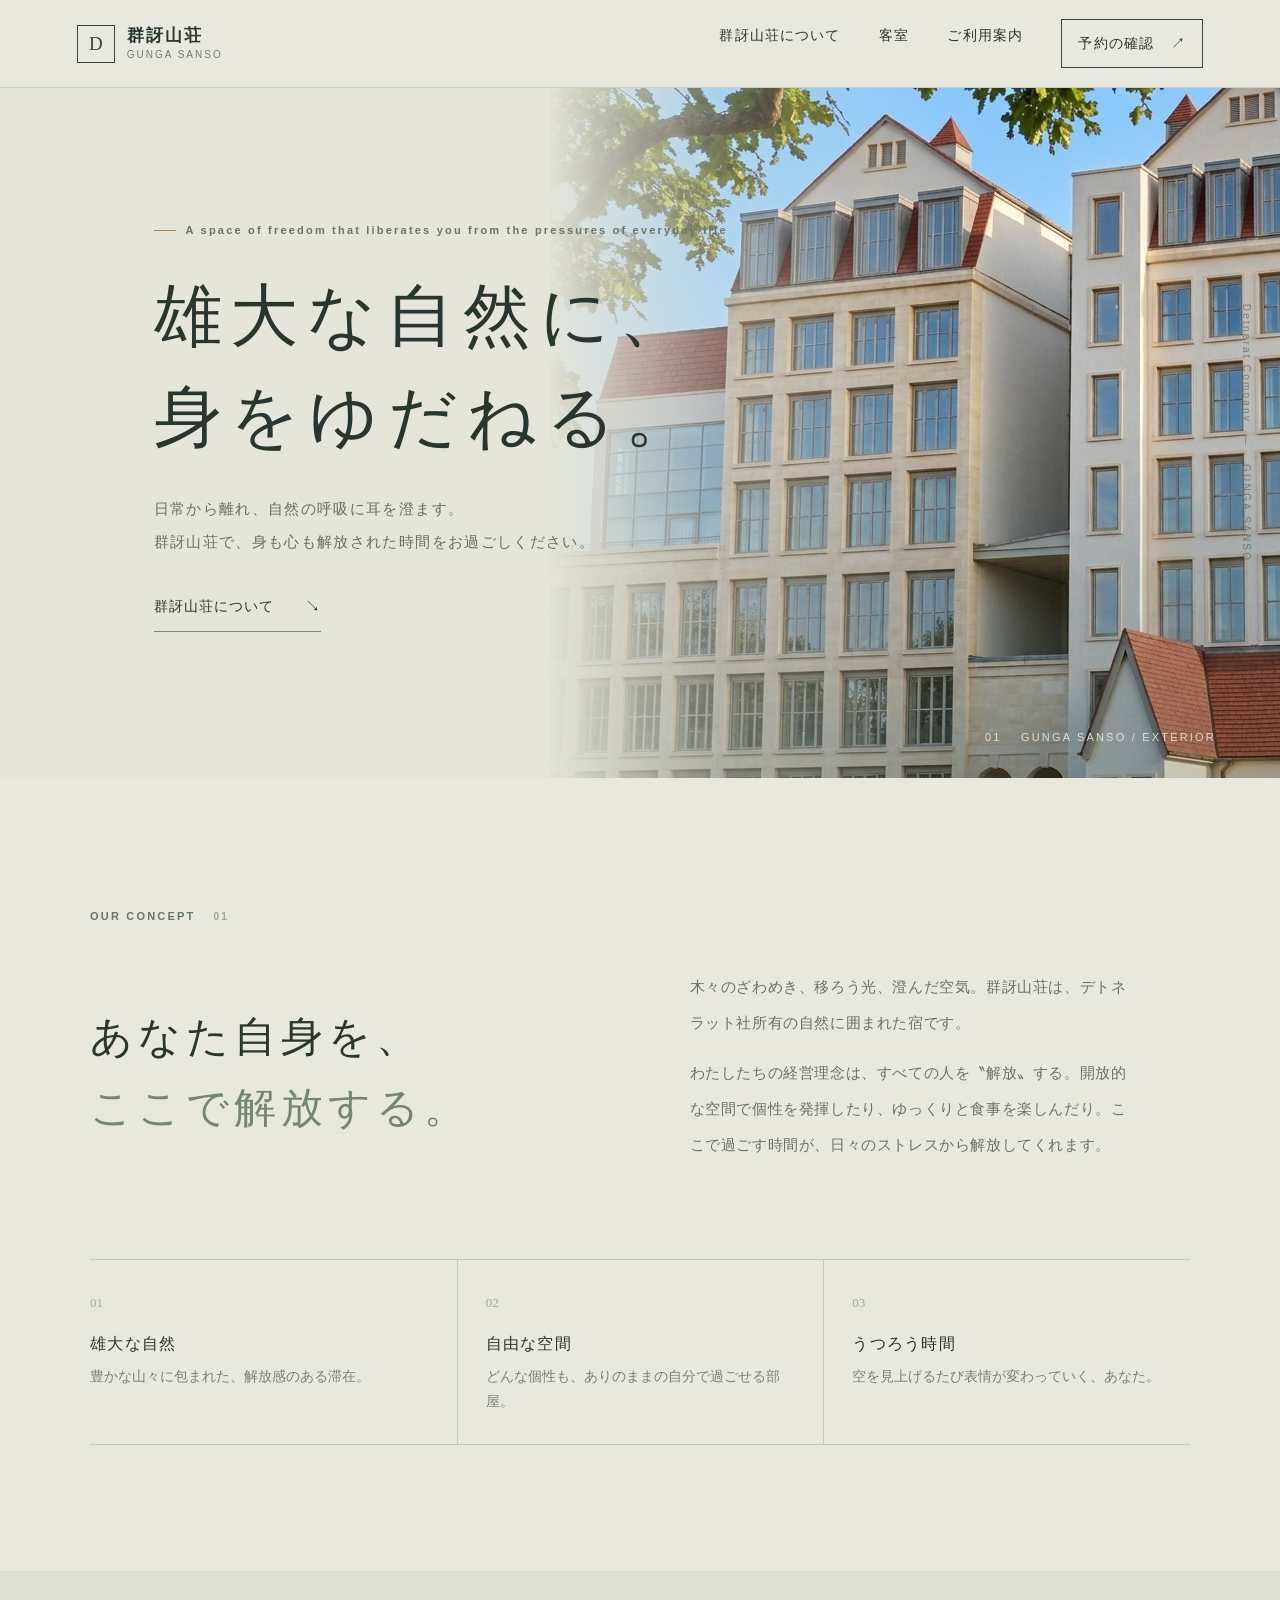
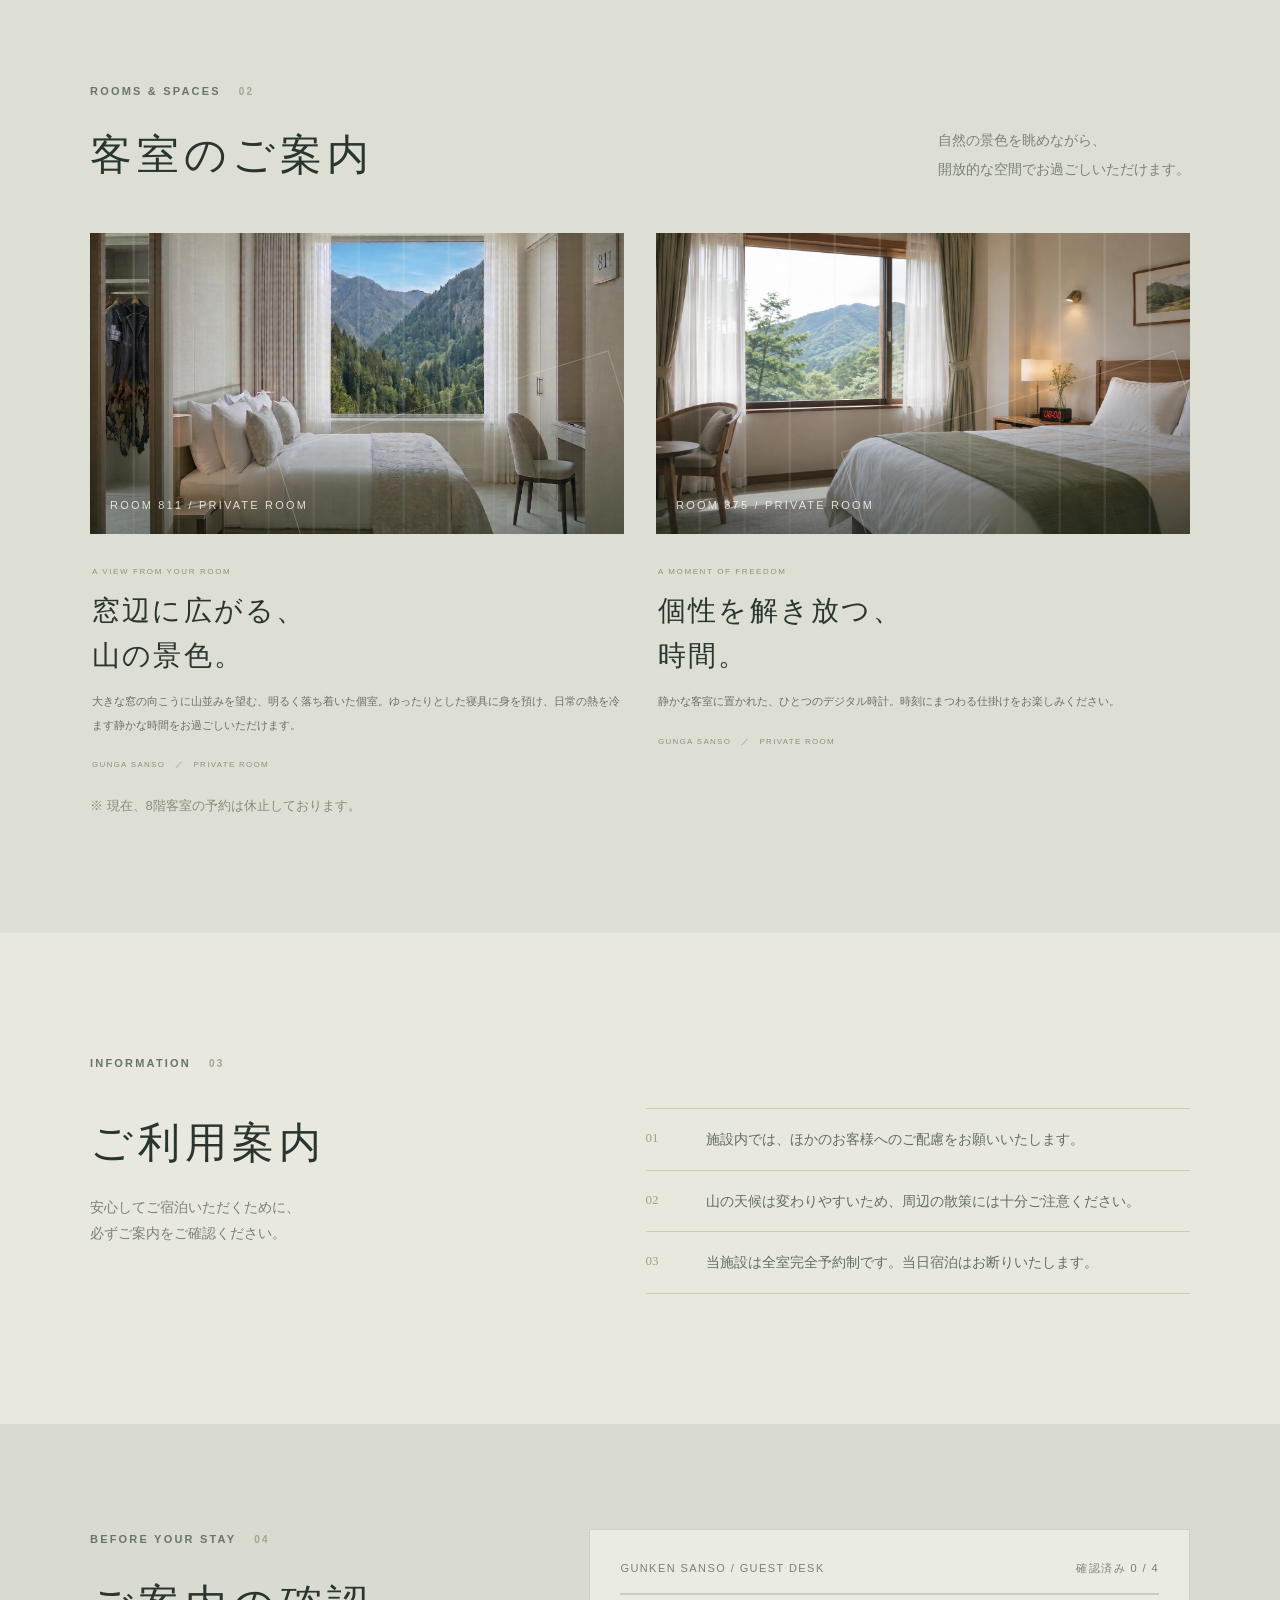
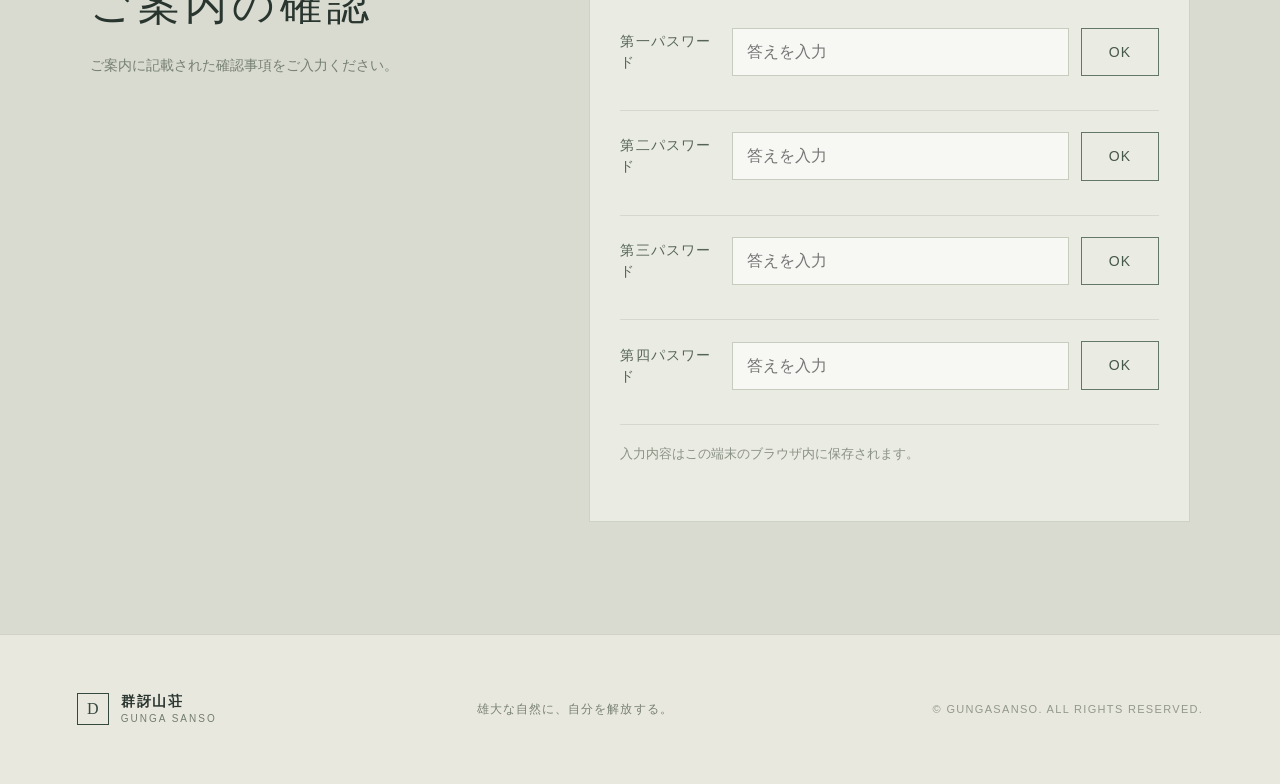
<file: index.html>
<!doctype html>
<html lang="ja">
<head>
  <meta charset="utf-8">
  <meta name="viewport" content="width=device-width, initial-scale=1">
  <meta name="theme-color" content="#e9e8df">
  <meta name="description" content="山の静けさに身をゆだねる、群訝山荘のご案内">
  <title>群訝山荘 | GUNGA SANSO</title>
  <link rel="icon" href="favicon.svg" type="image/svg+xml">
  <link rel="stylesheet" href="style.css">
  <script src="script.js" defer></script>
</head>
<body>
  <a class="skip-link" href="#main-content">本文へ移動</a>

  <div class="transition-screen" id="transition-screen" aria-hidden="true">
    <span class="transition-mark">G</span>
  </div>

  <!-- 表側：群訝山荘 -->
  <div id="inn-site">
    <header class="site-header">
      <a class="brand" href="#top" aria-label="群訝山荘 トップ">
        <span class="brand-mark" aria-hidden="true">D</span>
        <span class="brand-name"><strong>群訝山荘</strong><small>GUNGA SANSO</small></span>
      </a>
      <button class="menu-toggle" id="menu-toggle" type="button" aria-expanded="false" aria-controls="main-nav">
        <span></span><span></span><span class="sr-only">メニューを開く</span>
      </button>
      <nav class="main-nav" id="main-nav" aria-label="メインメニュー">
        <a href="#concept">群訝山荘について</a>
        <a href="#rooms">客室</a>
        <a href="#guide">ご利用案内</a>
        <a class="nav-contact" href="#check-panel">予約の確認 <span aria-hidden="true">↗</span></a>
      </nav>
    </header>

    <main id="main-content">
      <section class="hero" id="top" aria-labelledby="hero-title">
        <div class="hero-copy">
          <p class="eyebrow"><span></span>A space of freedom that liberates you from the pressures of everyday life</p>
          <h1 id="hero-title">雄大な自然に、<br>身をゆだねる。</h1>
          <p class="hero-lead">日常から離れ、自然の呼吸に耳を澄ます。<br>群訝山荘で、身も心も解放された時間をお過ごしください。</p>
          <a class="text-link" href="#concept">群訝山荘について <span aria-hidden="true">↘</span></a>
        </div>
        <div class="hero-landscape">
          <img class="hero-photo" src="images/exterior.jpg" alt="緑に囲まれた群訝山荘の建物外観">
          <div class="landscape-caption"><span>01</span> GUNGA SANSO / EXTERIOR</div>
        </div>
        <div class="hero-side-note">Detnerat Company<span>—</span> GUNGA SANSO</div>
      </section>

      <section class="intro-section section-wrap" id="concept">
        <div class="section-kicker">OUR CONCEPT <span>01</span></div>
        <div class="intro-grid">
          <h2>あなた自身を、<br><em>ここで解放する。</em></h2>
          <div class="intro-text">
            <p>木々のざわめき、移ろう光、澄んだ空気。群訝山荘は、デトネラット社所有の自然に囲まれた宿です。</p>
            <p>わたしたちの経営理念は、すべての人を〝解放〟する。開放的な空間で個性を発揮したり、ゆっくりと食事を楽しんだり。ここで過ごす時間が、日々のストレスから解放してくれます。</p>
          </div>
        </div>
        <div class="concept-strip" aria-label="群訝山荘の特徴">
          <article><span class="concept-number">01</span><h3>雄大な自然</h3><p>豊かな山々に包まれた、解放感のある滞在。</p></article>
          <article><span class="concept-number">02</span><h3>自由な空間</h3><p>どんな個性も、ありのままの自分で過ごせる部屋。</p></article>
          <article><span class="concept-number">03</span><h3>うつろう時間</h3><p>空を見上げるたび表情が変わっていく、あなた。</p></article>
        </div>
      </section>

      <section class="rooms-section" id="rooms">
        <div class="section-wrap">
          <div class="section-heading">
            <div><div class="section-kicker">ROOMS & SPACES <span>02</span></div><h2>客室のご案内</h2></div>
            <p>自然の景色を眺めながら、<br>開放的な空間でお過ごしいただけます。</p>
          </div>
          <div class="room-grid room-grid-two">
            <article class="room-card room-card-two">
              <figure class="room-visual room-photo">
                <img class="room-photo-image" src="images/room-811.jpg" alt="大きな窓から山並みを望む客室。壁際に荼毘のジャケットが掛かっている">
                <figcaption class="room-visual-label">ROOM 811 / PRIVATE ROOM</figcaption>
              </figure>
              <div class="room-feature-copy">
                <p class="room-feature-kicker">A VIEW FROM YOUR ROOM</p>
                <h3>窓辺に広がる、<br><em>山の景色。</em></h3>
                <p>大きな窓の向こうに山並みを望む、明るく落ち着いた個室。ゆったりとした寝具に身を預け、日常の熱を冷ます静かな時間をお過ごしいただけます。</p>
                <span class="room-feature-index">GUNGA SANSO <i>／</i> PRIVATE ROOM</span>
              </div>
            </article>
            <article class="room-card room-card-two">
              <figure class="room-visual room-photo room-photo-clock">
                <img class="room-photo-image" src="images/private-room.jpg" alt="ベッド脇のサイドテーブルにデジタル時計が置かれた客室">
                <button class="clock-hotspot" id="open-clock" type="button" aria-label="時計を開く"></button>
                <figcaption class="room-visual-label">ROOM 375 / PRIVATE ROOM</figcaption>
              </figure>
              <div class="room-feature-copy">
                <p class="room-feature-kicker">A MOMENT OF FREEDOM</p>
                <h3>個性を解き放つ、<br><em>時間。</em></h3>
                <p>静かな客室に置かれた、ひとつのデジタル時計。時刻にまつわる仕掛けをお楽しみください。</p>
                <span class="room-feature-index">GUNGA SANSO <i>／</i> PRIVATE ROOM</span>
              </div>
            </article>
          </div>
          <p class="small-note">※ 現在、8階客室の予約は休止しております。</p>
        </div>
      </section>

      <section class="guide-section section-wrap" id="guide">
        <div class="section-kicker">INFORMATION <span>03</span></div>
        <div class="guide-grid">
          <div><h2>ご利用案内</h2><p class="guide-lead">安心してご宿泊いただくために、<br>必ずご案内をご確認ください。</p></div>
          <div class="guide-list">
            <div><span>01</span><p>施設内では、ほかのお客様へのご配慮をお願いいたします。</p></div>
            <div><span>02</span><p>山の天候は変わりやすいため、周辺の散策には十分ご注意ください。</p></div>
            <div><span>03</span><p>当施設は全室完全予約制です。当日宿泊はお断りいたします。</p></div>
          </div>
        </div>
      </section>

      <!-- 答え入力欄。問題数と正解は script.js の PUZZLES を編集します。 -->
      <section class="check-section" id="check-panel">
        <div class="section-wrap check-wrap">
          <div class="check-heading">
            <div class="section-kicker">BEFORE YOUR STAY <span>04</span></div>
            <h2>ご案内の確認</h2>
            <p>ご案内に記載された確認事項をご入力ください。</p>
          </div>
          <div class="check-panel-inner">
            <div class="check-panel-top"><span>GUNKEN SANSO / GUEST DESK</span><span id="progress-label">確認済み 0 / 4</span></div>
            <div class="progress-track" aria-hidden="true"><span id="progress-bar"></span></div>
            <div class="test-mode-panel" id="test-mode-panel" hidden>
              <strong>TEST MODE / 動作確認用</strong>
              <span>各欄に「テスト1」「テスト2」「テスト3」「テスト4」と入力すると、最後に秘密のサイトへ切り替わります。</span>
              <button type="button" id="reset-test-progress">テスト進行をリセット</button>
            </div>
            <div class="puzzle-list" id="puzzle-list" aria-live="polite">
              <p class="loading-note">確認欄を読み込んでいます。</p>
            </div>
            <p class="check-footnote">入力内容はこの端末のブラウザ内に保存されます。</p>
            <p class="form-status" id="form-status" role="status" aria-live="polite"></p>
          </div>
        </div>
      </section>
    </main>

    <footer class="site-footer">
      <a class="brand footer-brand" href="#top"><span class="brand-mark" aria-hidden="true">D</span><span class="brand-name"><strong>群訝山荘</strong><small>GUNGA SANSO</small></span></a>
      <p>雄大な自然に、自分を解放する。</p>
      <small>© GUNGASANSO. ALL RIGHTS RESERVED.</small>
    </footer>
  </div>

  <!-- 裏側：全問正解後に表示 -->
  <div id="liberation-site" class="liberation-site" hidden>
    <div class="classified-bar"><span>UNOFFICIAL ARCHIVE / INTERNAL NETWORK</span><span>ACCESS LEVEL : CONFIRMED</span></div>
    <div class="liberation-test-banner" id="liberation-test-banner" hidden>
      <span>TEST MODE — これは動作確認用の表示です。本番表示ではありません。</span>
      <button type="button" id="reset-test-progress-secret">最初からテストする</button>
    </div>
    <header class="liberation-header">
      <a class="liberation-brand" href="#liberation-top"><span class="liberation-symbol" aria-hidden="true">⟡</span><span><strong>超常解放戦線</strong><small>PARANORMAL LIBERATION FRONT</small></span></a>
      <nav aria-label="内部メニュー" class="liberation-nav">
        <a href="#organization">組織概要</a><a href="#members">構成員</a><a href="#records">活動記録</a>
      </nav>
    </header>
    <main class="liberation-main" id="liberation-top">
      <section class="liberation-hero">
        <div class="liberation-hero-copy">
          <p class="red-kicker">THE OLD ORDER ENDS HERE</p>
          <p class="liberation-overline">ACCESS GRANTED <span>／</span> INTERNAL DOCUMENT</p>
          <h1>個性を、<br><em>解放せよ。</em></h1>
          <p class="liberation-lead">この世界に敷かれた秩序を疑い、<br>あるべき姿を自らの手で選び取る。</p>
          <a class="liberation-link" href="#organization">記録を閲覧する <span aria-hidden="true">↓</span></a>
        </div>
        <div class="liberation-graphic" aria-hidden="true"><div class="graphic-ring ring-one"></div><div class="graphic-ring ring-two"></div><div class="graphic-cross"></div><span>PLF<br>ARCHIVE</span></div>
        <div class="liberation-index">FILE NO. 001 <span>—</span> RESTRICTED</div>
      </section>
      <section class="liberation-section" id="organization">
        <div class="liberation-section-label"><span>01</span> ORGANIZATION</div>
        <div class="liberation-section-content"><h2>組織概要</h2><p>超常解放戦線は、既存の社会秩序と超常の力をめぐる価値観に異議を唱える組織である。</p><p class="placeholder-copy">敵連合と異能解放軍は、ここに「超常解放戦線」結成を宣言する。すべての人類に、個性の解放を！</p></div>
      </section>
      <section class="liberation-section members-section" id="members">
        <div class="liberation-section-label"><span>02</span> MEMBERS</div>
        <div class="liberation-section-content"><h2>構成員</h2><div class="member-grid"><article><span>01 / LEADERSHIP</span><h3>統率</h3><p>組織を導く者たち。</p></article><article><span>02 / CORE</span><h3>中核</h3><p>計画の中心を担う者たち。</p></article><article><span>03 / NETWORK</span><h3>連絡網</h3><p>各地に広がる協力者たち。</p></article></div></div>
      </section>
      <section class="liberation-section" id="records">
        <div class="liberation-section-label"><span>03</span> ACTIVITY LOG</div>
        <div class="liberation-section-content"><h2>活動記録</h2><div class="record-row"><span>LOG. 001</span><p>記録データは現在整理中。</p><small>STATUS : ARCHIVED</small></div><div class="record-row"><span>LOG. 002</span><p>閲覧可能な記録はありません。</p><small>STATUS : RESTRICTED</small></div></div>
      </section>
      <div class="liberation-end"><span class="end-symbol">⟡</span><p>WE WILL DEFINE OUR OWN FREEDOM.</p><small>END OF TRANSMISSION</small></div>
    </main>
    <footer class="liberation-footer"><span>超常解放戦線 / INTERNAL NETWORK</span><span>UNOFFICIAL FAN PROJECT</span></footer>
  </div>


  <!-- 客室375号室のデジタル時計 -->
  <div class="clock-modal" id="clock-modal" hidden aria-hidden="true">
    <div class="clock-modal-backdrop" data-clock-close></div>
    <section class="clock-console" role="dialog" aria-modal="true" aria-labelledby="clock-heading">
      <button class="clock-close" type="button" aria-label="閉じる" data-clock-close>×</button>
      <p class="clock-console-kicker" id="clock-heading">GUNGA SANSO / ROOM 375</p>
      <p class="clock-console-copy">個性を解き放つ、時間。</p>
      <div class="digital-clock" aria-label="時刻設定">
        <button class="clock-digit" id="clock-hour" type="button" aria-label="時を進める">08</button>
        <span class="clock-colon" aria-hidden="true">:</span>
        <button class="clock-digit" id="clock-minute" type="button" aria-label="分を進める">00</button>
      </div>
      <button class="clock-ok" id="clock-ok" type="button">OK</button>
      <p class="clock-feedback" id="clock-feedback" role="status" aria-live="polite"></p>
    </section>
  </div>

</body>
</html>
</file>
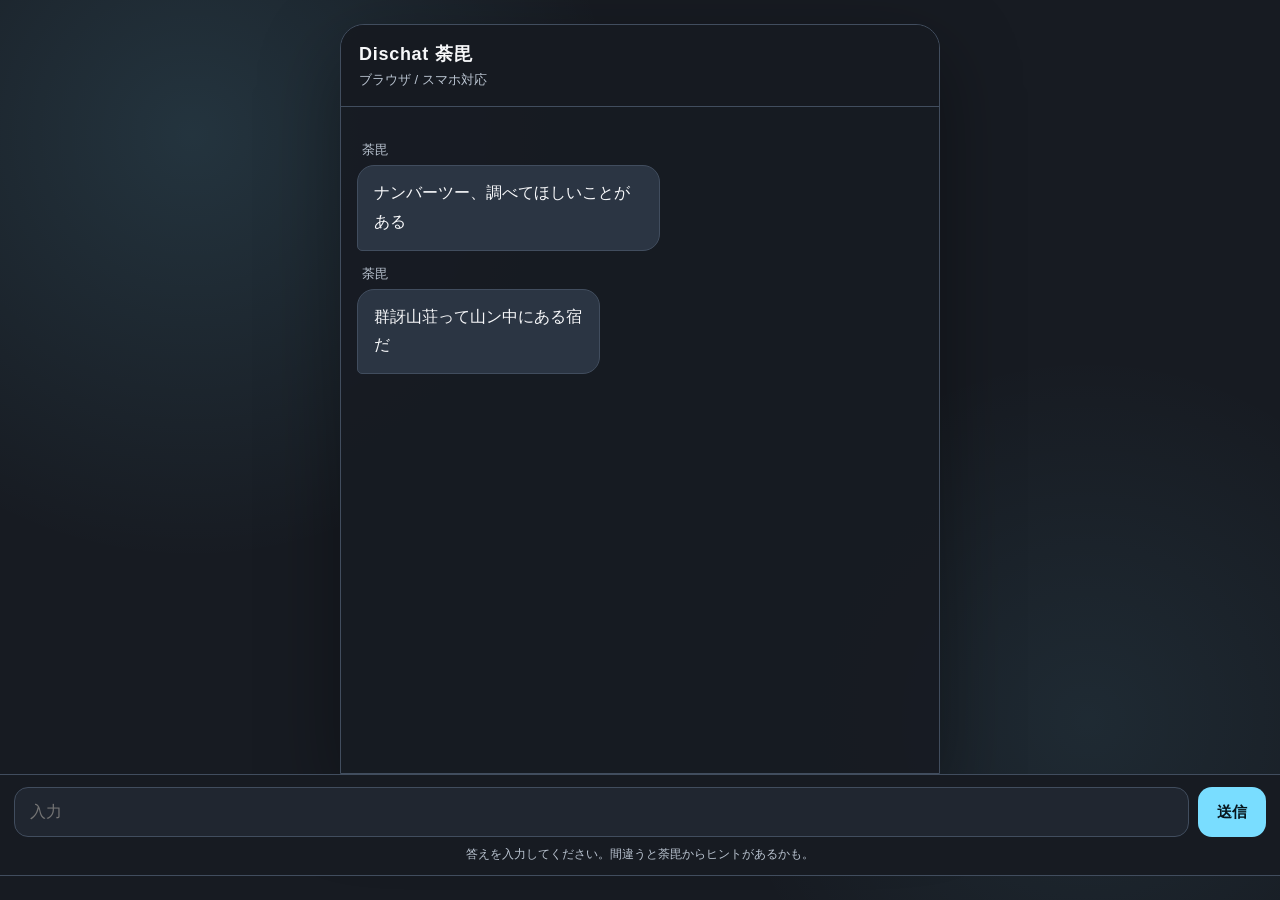
<file: dabi chat 入口.html>
<!doctype html>
<html lang="ja">
<head>
<meta charset="utf-8">
<meta name="viewport" content="width=device-width, initial-scale=1, viewport-fit=cover">
<title>謎解きラリー Enter</title>

<style>
  :root{
    --bg:#171b22;
    --panel:#222a35;
    --panel2:#2b3543;
    --text:#f7f8fa;
    --muted:#bac4d1;
    --accent:#79ddff;
    --danger:#ffaaaa;
    --ok:#a2f3bd;
    --line:#414d5e;
  }

  * {
    box-sizing:border-box;
  }

  body{
  margin:0;
  height:100dvh;
  display:flex;
  flex-direction:column;
  background:
    radial-gradient(circle at 15% 15%, rgba(121,221,255,.13), transparent 32%),
    radial-gradient(circle at 85% 80%, rgba(121,221,255,.08), transparent 28%),
    var(--bg);
  color:var(--text);
  font-family:
    -apple-system, BlinkMacSystemFont, "Segoe UI",
    "Hiragino Kaku Gothic ProN", "Yu Gothic", Meiryo, sans-serif;
}

  .app{
  width:min(100%, 600px);
  flex:1 1 0;
  min-height:0;
  margin:0 auto;
  background:rgba(23,27,34,.94);
  display:flex;
  flex-direction:column;
}


  header{
    position:sticky;
    top:0;
    z-index:10;
    padding:17px 18px;
    border-bottom:1px solid var(--line);
    background:rgba(23,27,34,.97);
    backdrop-filter:blur(12px);
  }

  .title{
    font-size:18px;
    font-weight:700;
    letter-spacing:.04em;
  }

  .status{
    margin-top:5px;
    font-size:13px;
    color:var(--muted);
  }

#chat{
  flex:1;
  min-height:0;
  padding:20px 16px 20px;
  overflow-y:auto;
  overscroll-behavior:contain;
  -webkit-overflow-scrolling:touch;
}

  .row{
    display:flex;
    margin:14px 0;
    animation:pop .2s ease-out both;
  }

  .row.system{
    justify-content:flex-start;
  }

  .row.user{
    justify-content:flex-end;
  }

  .bubble{
    width:fit-content;
    max-width:94%;
    padding:13px 16px;
    line-height:1.8;
    border-radius:17px;
    font-size:16px;
    white-space:pre-wrap;
    overflow-wrap:anywhere;
    word-break:normal;
  }

  .system .bubble{
    background:var(--panel2);
    border:1px solid var(--line);
    border-bottom-left-radius:5px;
  }

  .user .bubble{
    background:#19445a;
    border:1px solid #39718d;
    border-bottom-right-radius:5px;
  }

  .bubble.error{
    border-color:#855050;
    background:#402629;
  }

  .bubble.success{
    border-color:#477c59;
    background:#244331;
  }

  .speaker{
    font-size:13px;
    color:var(--muted);
    margin:0 0 6px 5px;
  }

  .bubble a{
    color:var(--accent);
    text-decoration:underline;
    text-underline-offset:3px;
    overflow-wrap:anywhere;
  }

  .site-link{
    display:block;
    margin-top:12px;
    padding:13px 15px;
    border:1px solid #52758a;
    border-radius:12px;
    background:#192b38;
    color:var(--accent);
    text-decoration:none !important;
    line-height:1.6;
  }

  .site-link strong{
    display:block;
    font-size:16px;
    margin-bottom:4px;
  }

  .site-link span{
    display:block;
    font-size:13px;
    color:#c3d9e6;
  }

  .composer-wrap{
  position:relative;
  width:100%;
  padding:12px 14px calc(12px + env(safe-area-inset-bottom));
  background:#171b22;
  border-top:1px solid var(--line);
}

  .composer{
    display:flex;
    gap:9px;
    align-items:center;
  }

  input{
    flex:1;
    min-width:0;
    height:50px;
    border:1px solid var(--line);
    border-radius:14px;
    background:#202630;
    color:var(--text);
    padding:0 15px;
    font-size:16px;
    outline:none;
  }

  input:focus{
    border-color:var(--accent);
    box-shadow:0 0 0 3px rgba(121,221,255,.12);
  }

  button{
    height:50px;
    padding:0 19px;
    border:0;
    border-radius:14px;
    background:var(--accent);
    color:#07151c;
    font-weight:800;
    cursor:pointer;
    font-size:15px;
  }

  button:disabled{
    opacity:.45;
    cursor:default;
  }

  .hint{
    margin-top:9px;
    font-size:12px;
    color:var(--muted);
    text-align:center;
  }

  @keyframes pop{
    from{opacity:0; transform:translateY(5px)}
    to{opacity:1; transform:translateY(0)}
  }

  @media (min-width:700px){
  body{
    padding:24px 0;
  }

  .app{
    flex:1 1 0;
    min-height:0;
    border:1px solid var(--line);
    border-radius:24px 24px 0 0;
    overflow:hidden;
    box-shadow:0 28px 80px rgba(0,0,0,.35);
  }

  .composer-wrap{
    position:relative;
    bottom:auto;
    width:min(100%, 600px);
    flex-shrink:0;
    border-left:1px solid var(--line);
    border-right:1px solid var(--line);
    border-bottom:1px solid var(--line);
    border-bottom-left-radius:24px;
    border-bottom-right-radius:24px;
  }
}

   .composer-wrap{
  position:relative;
  bottom:auto;
  width:100%;
  border-left:0;
  border-right:0;
  border-radius:0;
}
  }
</style>
</head>

<body>
<div class="app">
  <header>
    <div class="title">Dischat 荼毘</div>
    <div class="status">ブラウザ / スマホ対応</div>
  </header>

  <main id="chat" aria-live="polite"></main>
</div>

<div class="composer-wrap">
  <form class="composer" id="answerForm">
    <input
      id="answer"
      type="text"
      autocomplete="off"
      autocapitalize="off"
      spellcheck="false"
      placeholder="入力"
      aria-label="答え"
    >
    <button id="sendBtn" type="submit">送信</button>
  </form>

  <div class="hint">
    答えを入力してください。間違うと荼毘からヒントがあるかも。
  </div>
</div>

<script>
  // ===== 内容の設定 =====

  const ACCEPTED_ANSWERS = [
    "デトネラット社",
    "デトネラット",
    "でとねらっと",
    "でとねらっと社",
    "Detnerat Company",
    "Detnerat",
    "DETNERAT",
　"DETNERAT社"
  ];

  const INTRO_MESSAGES = [
    "ナンバーツー、調べてほしいことがある",
    "群訝山荘って山ン中にある宿だ",
    "管理会社の名前わかるか？"
  ];

  const WRONG_REPLIES = [
    "たしかサポートアイテムの会社だ",
    "まだわかんねェのか？　羽を伸ばしすぎだ、プロヒーロー",
    "じらすなよ、もう掴んでんだろ？",
    "いつまで無駄な会話を続けるつもりだ。俺と喋りてえなら【荼毘ヒント】を使ってくれ。ここは入口だ。会話パターンも少ねえぞ"
  ];

  const CORRECT_REPLY =
    "ご苦労さま。その【デトネラット社】の調査を頼む";

  // 特定の言葉に反応する台詞
  // word：反応する言葉
  // reply：返す台詞
  //
  // 上から順番に判定します。
  // 複数の言葉が含まれている場合は、最初に一致した台詞が出ます。

  const KEYWORD_REPLIES = [
    {
      word: "群訝山荘",
      reply: "ああ、群訝山荘だ。今度、旅行するんだよ"
    },
    {
      word: "ホークス",
      reply: "そういやお前、本名を公表してねえんだな。親しみが湧くよ"
    },
    {
      word: "荼毘",
      reply: "お前からの頼みは聞けねえな。まずは調べてくれよ"
    },
    {
      word: "羽",
      reply: "お前の羽を誰よりも上手く使ってやる"
    },
    {
      words: ["デトラネット", "デトラネット社"],
      reply: "間違えたまま覚えて正すことができねえ奴っているよな"
    },
    {
      words: ["데트네랏사", "데트네랏", "迪特内拉特公司", "迪特内拉特"],
      reply: "日本語と英語しかできねえんだ。ごめんな"
    }

  ];

  // ============================================

  const chat = document.getElementById("chat");
  const form = document.getElementById("answerForm");
  const input = document.getElementById("answer");
  const sendBtn = document.getElementById("sendBtn");

  let isCleared = false;

  function normalize(text){
    return text
      .trim()
      .toLowerCase()
      .normalize("NFKC")
      .replace(/\s+/g, "");
  }

  function addBubble(text, type="system", state=""){
    const row = document.createElement("div");
    row.className = `row ${type}`;

    const wrap = document.createElement("div");

    if(type === "system"){
      const speaker = document.createElement("div");
      speaker.className = "speaker";
      speaker.textContent = "荼毘";
      wrap.appendChild(speaker);
    }

    const bubble = document.createElement("div");
    bubble.className = `bubble ${state}`;
    bubble.textContent = text;

    wrap.appendChild(bubble);
    row.appendChild(wrap);
    chat.appendChild(row);

    scrollToBottom();
  }

  function scrollToBottom(){
    requestAnimationFrame(() => {
      chat.scrollTo({
        top: chat.scrollHeight,
        behavior: "smooth"
      });
    });
  }

  function wait(ms){
    return new Promise(resolve => setTimeout(resolve, ms));
  }

  async function showIntro(){
    for(const msg of INTRO_MESSAGES){
      await wait(450);
      addBubble(msg);
    }
  }

  // 正解後のリンク付きメッセージ
  function showSuccessLink(){
    const row = document.createElement("div");
    row.className = "row system";

    const wrap = document.createElement("div");

    const speaker = document.createElement("div");
    speaker.className = "speaker";
    speaker.textContent = "荼毘";

    const bubble = document.createElement("div");
    bubble.className = "bubble success";

    bubble.appendChild(
      document.createTextNode("このサイトを調べてくれ。期待してるよ")
    );

    const link = document.createElement("a");
    link.className = "site-link";
    link.href = "https://nekonoshita1228.github.io/-/index.html";
    link.target = "_blank";
    link.rel = "noopener noreferrer";

    const strong = document.createElement("strong");
    strong.textContent = "群訝山荘｜公式サイトはこちら！";

    const detail = document.createElement("span");
    detail.textContent = "荼ホ謎解きラリー START";

    link.appendChild(strong);
    link.appendChild(detail);

    bubble.appendChild(link);

    const description = document.createElement("p");
    description.textContent =
      "４人４作品にサイトを巡って群訝山荘の謎を解き明かそう";
    description.style.margin = "12px 0 0";

    bubble.appendChild(description);

    wrap.appendChild(speaker);
    wrap.appendChild(bubble);
    row.appendChild(wrap);
    chat.appendChild(row);

    scrollToBottom();
  }

  form.addEventListener("submit", async (e) => {
    e.preventDefault();

    const raw = input.value;
    if(!raw.trim()) return;

    addBubble(raw, "user");

    input.value = "";
    sendBtn.disabled = true;
    input.disabled = true;

    await wait(450);

    const answer = normalize(raw);

    // すでに正解している場合
    if(isCleared){
      addBubble(
        "もう調査は始まってる。さっさと行ってこい",
        "system"
      );

      sendBtn.disabled = false;
      input.disabled = false;
      input.focus();
      return;
    }

    // 正解判定
    const isCorrect = ACCEPTED_ANSWERS.some(
      a => normalize(a) === answer
    );

    if(isCorrect){
      isCleared = true;

      addBubble(CORRECT_REPLY, "system", "success");

      await wait(450);

      showSuccessLink();

      input.placeholder = "CLEAR";
      input.disabled = true;
      sendBtn.disabled = true;
      return;
    }

    // キーワード判定
    const matchedKeyword = KEYWORD_REPLIES.find(item => {
      // word（単語1つ）と words（複数候補）の両方に対応
      const keywords = item.words || [item.word];
      return keywords.some(word =>
        normalize(raw).includes(normalize(word))
      );
    });

    if(matchedKeyword){
      addBubble(matchedKeyword.reply);

      sendBtn.disabled = false;
      input.disabled = false;
      input.focus();
      return;
    }

    // どれにも当てはまらない場合
    const reply =
      WRONG_REPLIES[
        Math.floor(Math.random() * WRONG_REPLIES.length)
      ];

    addBubble(reply, "system", "error");

    sendBtn.disabled = false;
    input.disabled = false;
    input.focus();
  });

  showIntro();
</script>
</body>
</html>
</file>
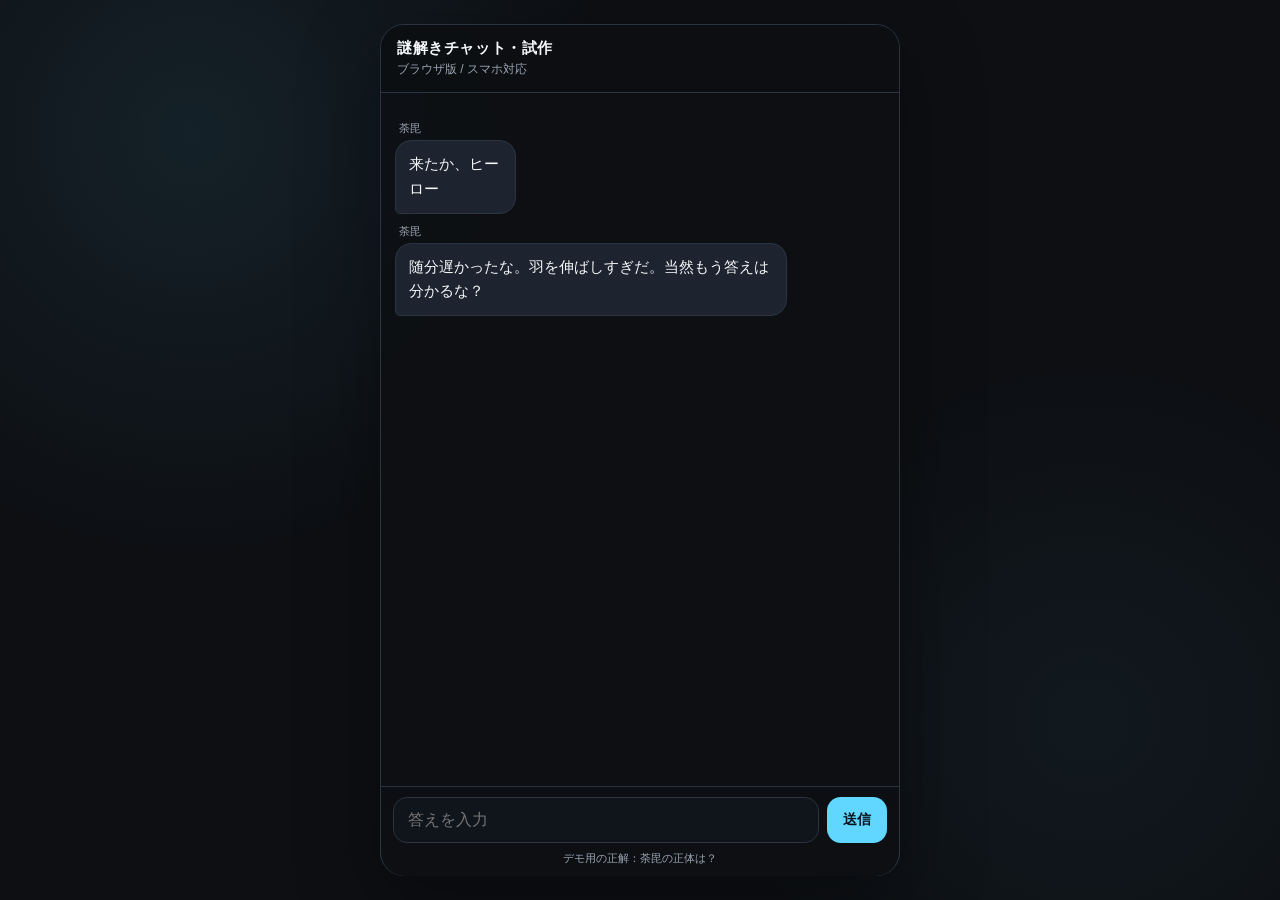
<file: dabi chat.html>
<!doctype html>
<html lang="ja">
<head>
<meta charset="utf-8">
<meta name="viewport" content="width=device-width, initial-scale=1, viewport-fit=cover">
<title>謎解きチャット</title>
<style>
  :root{
    --bg:#0d0f13;
    --panel:#151922;
    --panel2:#1d2430;
    --text:#f4f6f8;
    --muted:#9aa4b2;
    --accent:#61d7ff;
    --danger:#ff8a8a;
    --ok:#8ff0b3;
    --line:#2b3442;
  }

  * { box-sizing: border-box; }

  body{
    margin:0;
    min-height:100dvh;
    background:
      radial-gradient(circle at 15% 15%, rgba(97,215,255,.09), transparent 32%),
      radial-gradient(circle at 85% 80%, rgba(97,215,255,.05), transparent 28%),
      var(--bg);
    color:var(--text);
    font-family:
      -apple-system, BlinkMacSystemFont, "Segoe UI",
      "Hiragino Kaku Gothic ProN", "Yu Gothic", Meiryo, sans-serif;
  }

  .app{
    width:min(100%, 520px);
    min-height:100dvh;
    margin:0 auto;
    background:rgba(13,15,19,.88);
    display:flex;
    flex-direction:column;
  }

  header{
    position:sticky;
    top:0;
    z-index:10;
    padding:14px 16px;
    border-bottom:1px solid var(--line);
    background:rgba(13,15,19,.94);
    backdrop-filter:blur(12px);
  }

  .title{
    font-size:15px;
    font-weight:700;
    letter-spacing:.04em;
  }

  .status{
    margin-top:3px;
    font-size:12px;
    color:var(--muted);
  }

  #chat{
    flex:1;
    padding:18px 14px 150px;
    overflow-y:auto;
  }

  .row{
    display:flex;
    margin:10px 0;
    animation:pop .2s ease-out both;
  }

  .row.system{ justify-content:flex-start; }
  .row.user{ justify-content:flex-end; }

  .bubble{
    max-width:82%;
    padding:11px 13px;
    line-height:1.65;
    border-radius:16px;
    font-size:15px;
    white-space:pre-wrap;
    word-break:break-word;
  }

  .system .bubble{
    background:var(--panel2);
    border:1px solid var(--line);
    border-bottom-left-radius:5px;
  }

  .user .bubble{
    background:#123243;
    border:1px solid #1e536c;
    border-bottom-right-radius:5px;
  }

  .bubble.error{
    border-color:#6b3232;
    background:#2d1719;
  }

  .bubble.success{
    border-color:#315f43;
    background:#163123;
  }

  .speaker{
    font-size:11px;
    color:var(--muted);
    margin:0 0 4px 4px;
  }

  .composer-wrap{
    position:fixed;
    left:50%;
    bottom:0;
    transform:translateX(-50%);
    width:min(100%, 520px);
    padding:10px 12px calc(10px + env(safe-area-inset-bottom));
    background:linear-gradient(to top, rgba(13,15,19,1) 70%, rgba(13,15,19,.92));
    border-top:1px solid var(--line);
  }

  .composer{
    display:flex;
    gap:8px;
    align-items:center;
  }

  input{
    flex:1;
    min-width:0;
    height:46px;
    border:1px solid var(--line);
    border-radius:14px;
    background:#10141b;
    color:var(--text);
    padding:0 14px;
    font-size:16px; /* iPhoneの自動ズーム回避 */
    outline:none;
  }

  input:focus{
    border-color:var(--accent);
    box-shadow:0 0 0 3px rgba(97,215,255,.10);
  }

  button{
    height:46px;
    padding:0 16px;
    border:0;
    border-radius:14px;
    background:var(--accent);
    color:#06131a;
    font-weight:800;
    cursor:pointer;
    font-size:14px;
  }

  button:disabled{
    opacity:.45;
    cursor:default;
  }

  .hint{
    margin-top:8px;
    font-size:11px;
    color:var(--muted);
    text-align:center;
  }

  @keyframes pop{
    from{opacity:0; transform:translateY(5px)}
    to{opacity:1; transform:translateY(0)}
  }

  @media (min-width:700px){
    body{ padding:24px 0; }
    .app{
      min-height:calc(100dvh - 48px);
      border:1px solid var(--line);
      border-radius:24px;
      overflow:hidden;
      box-shadow:0 28px 80px rgba(0,0,0,.35);
    }
    .composer-wrap{
      bottom:24px;
      border-left:1px solid var(--line);
      border-right:1px solid var(--line);
      border-bottom-left-radius:24px;
      border-bottom-right-radius:24px;
    }
  }
</style>
</head>
<body>
<div class="app">
  <header>
    <div class="title">謎解きチャット・試作</div>
    <div class="status">ブラウザ版 / スマホ対応</div>
  </header>

  <main id="chat" aria-live="polite"></main>
</div>

<div class="composer-wrap">
  <form class="composer" id="answerForm">
    <input
      id="answer"
      type="text"
      autocomplete="off"
      autocapitalize="off"
      spellcheck="false"
      placeholder="答えを入力"
      aria-label="答え"
    >
    <button id="sendBtn" type="submit">送信</button>
  </form>
  <div class="hint">デモ用の正解：荼毘の正体は？</div>
</div>

<script>
  // ===== ここだけ差し替えれば内容を変更できます =====
  const ACCEPTED_ANSWERS = ["燈矢", "轟燈矢","とうや"];

  // 仮台詞です。あとでユーザーさん作の台詞に丸ごと差し替えできます。
  const WRONG_REPLIES = [
    "すげえなァ、なーんにも見えてねえ",
    "ゴミか。付せろ",
    "ハッ、てめえも俺と同じ失敗作だ。仲良くやろうぜ"
  ];

  const INTRO_MESSAGES = [
    "来たか、ヒーロー",
    "随分遅かったな。羽を伸ばしすぎだ。当然もう答えは分かるな？　",
    "入力して送れ"
  ];

  const CORRECT_REPLY = "正解。期待してるよ";
  // ============================================

  const chat = document.getElementById("chat");
  const form = document.getElementById("answerForm");
  const input = document.getElementById("answer");
  const sendBtn = document.getElementById("sendBtn");

  function normalize(text){
    return text
      .trim()
      .toLowerCase()
      .normalize("NFKC")
      .replace(/\s+/g, "");
  }

  function addBubble(text, type="system", state=""){
    const row = document.createElement("div");
    row.className = `row ${type}`;

    const wrap = document.createElement("div");

    if(type === "system"){
      const speaker = document.createElement("div");
      speaker.className = "speaker";
      speaker.textContent = "荼毘";
      wrap.appendChild(speaker);
    }

    const bubble = document.createElement("div");
    bubble.className = `bubble ${state}`;
    bubble.textContent = text;

    wrap.appendChild(bubble);
    row.appendChild(wrap);
    chat.appendChild(row);

    requestAnimationFrame(() => {
      chat.scrollTo({ top: chat.scrollHeight, behavior: "smooth" });
    });
  }

  async function showIntro(){
    for(const msg of INTRO_MESSAGES){
      await wait(380);
      addBubble(msg);
    }
  }

  function wait(ms){
    return new Promise(resolve => setTimeout(resolve, ms));
  }

  form.addEventListener("submit", async (e) => {
    e.preventDefault();

    const raw = input.value;
    if(!raw.trim()) return;

    addBubble(raw, "user");
    input.value = "";
    sendBtn.disabled = true;
    input.disabled = true;

    await wait(450);

    const answer = normalize(raw);
    const isCorrect = ACCEPTED_ANSWERS.some(a => normalize(a) === answer);

    if(isCorrect){
      addBubble(CORRECT_REPLY, "system", "success");

      await wait(450);

      const next = document.createElement("div");
      next.className = "row system";
      next.innerHTML = `
        <div>
          <div class="speaker">SYSTEM</div>
          <div class="bubble success">
            <strong>第1問クリア</strong><br>
            ここに「次の展示を見る」ボタンやリンクを出せます。
          </div>
        </div>
      `;
      chat.appendChild(next);
      chat.scrollTo({top: chat.scrollHeight, behavior:"smooth"});

      input.placeholder = "クリア済み";
    }else{
      const reply = WRONG_REPLIES[Math.floor(Math.random() * WRONG_REPLIES.length)];
      addBubble(reply, "system", "error");

      sendBtn.disabled = false;
      input.disabled = false;
      input.focus();
    }
  });

  showIntro();
</script>
</body>
</html>
</file>
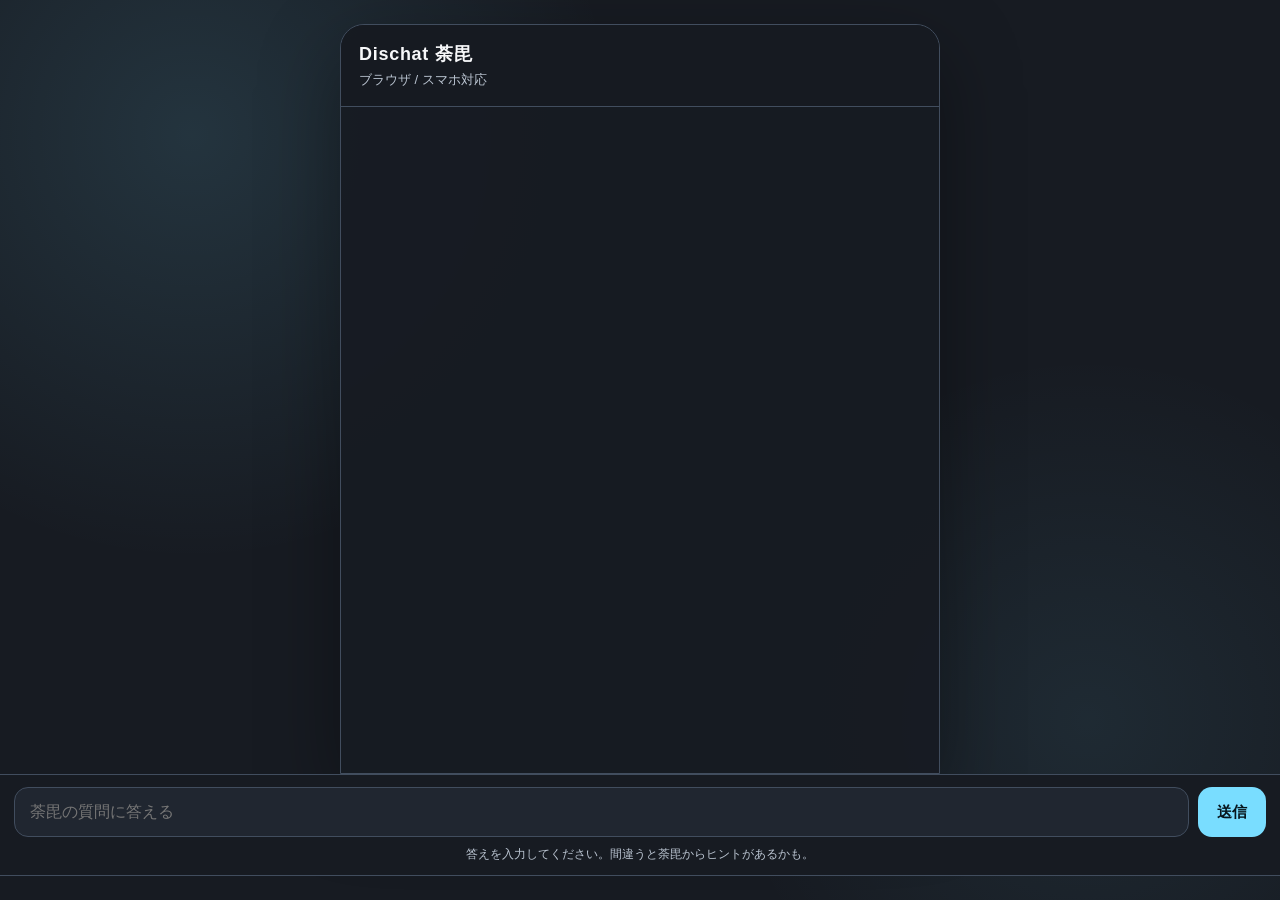
<file: dabi-chat-enter.html>
<!doctype html>
<html lang="ja">
<head>
<meta charset="utf-8">
<meta name="viewport" content="width=device-width, initial-scale=1, viewport-fit=cover">
<title>謎解きラリー Enter</title>

<style>
  :root{
    --bg:#171b22;
    --panel:#222a35;
    --panel2:#2b3543;
    --text:#f7f8fa;
    --muted:#bac4d1;
    --accent:#79ddff;
    --danger:#ffaaaa;
    --ok:#a2f3bd;
    --line:#414d5e;
  }

  * {
    box-sizing:border-box;
  }

  body{
  margin:0;
  height:100dvh;
  display:flex;
  flex-direction:column;
  background:
    radial-gradient(circle at 15% 15%, rgba(121,221,255,.13), transparent 32%),
    radial-gradient(circle at 85% 80%, rgba(121,221,255,.08), transparent 28%),
    var(--bg);
  color:var(--text);
  font-family:
    -apple-system, BlinkMacSystemFont, "Segoe UI",
    "Hiragino Kaku Gothic ProN", "Yu Gothic", Meiryo, sans-serif;
}

  .app{
  width:min(100%, 600px);
  flex:1 1 0;
  min-height:0;
  margin:0 auto;
  background:rgba(23,27,34,.94);
  display:flex;
  flex-direction:column;
}


  header{
    position:sticky;
    top:0;
    z-index:10;
    padding:17px 18px;
    border-bottom:1px solid var(--line);
    background:rgba(23,27,34,.97);
    backdrop-filter:blur(12px);
  }

  .title{
    font-size:18px;
    font-weight:700;
    letter-spacing:.04em;
  }

  .status{
    margin-top:5px;
    font-size:13px;
    color:var(--muted);
  }

#chat{
  flex:1;
  min-height:0;
  padding:20px 16px 20px;
  overflow-y:auto;
  overscroll-behavior:contain;
  -webkit-overflow-scrolling:touch;
}

  .row{
    display:flex;
    margin:14px 0;
    animation:pop .2s ease-out both;
  }

  .row.system{
    justify-content:flex-start;
  }

  .row.user{
    justify-content:flex-end;
  }

  .bubble{
    width:fit-content;
    max-width:94%;
    padding:13px 16px;
    line-height:1.8;
    border-radius:17px;
    font-size:16px;
    white-space:pre-wrap;
    overflow-wrap:anywhere;
    word-break:normal;
  }

  .system .bubble{
    background:var(--panel2);
    border:1px solid var(--line);
    border-bottom-left-radius:5px;
  }

  .user .bubble{
    background:#19445a;
    border:1px solid #39718d;
    border-bottom-right-radius:5px;
  }

  .bubble.error{
    border-color:#855050;
    background:#402629;
  }

  .bubble.success{
    border-color:#477c59;
    background:#244331;
  }

  .speaker{
    font-size:13px;
    color:var(--muted);
    margin:0 0 6px 5px;
  }

  .bubble a{
    color:var(--accent);
    text-decoration:underline;
    text-underline-offset:3px;
    overflow-wrap:anywhere;
  }

  .site-link{
    display:block;
    margin-top:12px;
    padding:13px 15px;
    border:1px solid #52758a;
    border-radius:12px;
    background:#192b38;
    color:var(--accent);
    text-decoration:none !important;
    line-height:1.6;
  }

  .site-link strong{
    display:block;
    font-size:16px;
    margin-bottom:4px;
  }

  .site-link span{
    display:block;
    font-size:13px;
    color:#c3d9e6;
  }

  .composer-wrap{
  position:relative;
  width:100%;
  padding:12px 14px calc(12px + env(safe-area-inset-bottom));
  background:#171b22;
  border-top:1px solid var(--line);
}

  .composer{
    display:flex;
    gap:9px;
    align-items:center;
  }

  input{
    flex:1;
    min-width:0;
    height:50px;
    border:1px solid var(--line);
    border-radius:14px;
    background:#202630;
    color:var(--text);
    padding:0 15px;
    font-size:16px;
    outline:none;
  }

  input:focus{
    border-color:var(--accent);
    box-shadow:0 0 0 3px rgba(121,221,255,.12);
  }

  button{
    height:50px;
    padding:0 19px;
    border:0;
    border-radius:14px;
    background:var(--accent);
    color:#07151c;
    font-weight:800;
    cursor:pointer;
    font-size:15px;
  }

  button:disabled{
    opacity:.45;
    cursor:default;
  }

  .hint{
    margin-top:9px;
    font-size:12px;
    color:var(--muted);
    text-align:center;
  }

  @keyframes pop{
    from{opacity:0; transform:translateY(5px)}
    to{opacity:1; transform:translateY(0)}
  }

  @media (min-width:700px){
  body{
    padding:24px 0;
  }

  .app{
    flex:1 1 0;
    min-height:0;
    border:1px solid var(--line);
    border-radius:24px 24px 0 0;
    overflow:hidden;
    box-shadow:0 28px 80px rgba(0,0,0,.35);
  }

  .composer-wrap{
    position:relative;
    bottom:auto;
    width:min(100%, 600px);
    flex-shrink:0;
    border-left:1px solid var(--line);
    border-right:1px solid var(--line);
    border-bottom:1px solid var(--line);
    border-bottom-left-radius:24px;
    border-bottom-right-radius:24px;
  }
}

   .composer-wrap{
  position:relative;
  bottom:auto;
  width:100%;
  border-left:0;
  border-right:0;
  border-radius:0;
}
  }
</style>
</head>

<body>
<div class="app">
  <header>
    <div class="title">Dischat 荼毘</div>
    <div class="status">ブラウザ / スマホ対応</div>
  </header>

  <main id="chat" aria-live="polite"></main>
</div>

<div class="composer-wrap">
  <form class="composer" id="answerForm">
    <input
      id="answer"
      type="text"
      autocomplete="off"
      autocapitalize="off"
      spellcheck="false"
      placeholder="荼毘の質問に答える"
      aria-label="答え"
    >
    <button id="sendBtn" type="submit">送信</button>
  </form>

  <div class="hint">
    答えを入力してください。間違うと荼毘からヒントがあるかも。
  </div>
</div>

<script>
  // ===== 内容の設定 =====

  const ACCEPTED_ANSWERS = [
    "デトネラット社",
    "デトネラット",
    "でとねらっと",
    "でとねらっと社",
    "Detnerat Company",
    "Detnerat",
    "DETNERAT",
　"DETNERAT社"
  ];

  const INTRO_MESSAGES = [
    "ナンバーツー、調べてほしいことがある",
    "群訝山荘って山ン中にある宿だ",
    "管理会社の名前わかるか？"
  ];

  const WRONG_REPLIES = [
    "たしかサポートアイテム会社だったな"
    "CMもやってるぜ。23巻な。代表の笑顔が胡散臭いんだ、お前みたいにさ",
    "じらすなよ、もう掴んでんだろ？　今、三重と滋賀の県境で用があってな。会うなら最低でも二日後だ",
    "いつまで無駄な会話を続けるつもりだ。俺と喋るなら後にしてくれ。【ヒント専用チャット】の方が会話パターンが多い"
  ];

  const CORRECT_REPLY =
    "ご苦労さま。その【デトネラット社】の調査を頼む";

  // 特定の言葉に反応する台詞
  // word：反応する言葉
  // reply：返す台詞
  //
  // 上から順番に判定します。
  // 複数の言葉が含まれている場合は、最初に一致した台詞が出ます。

  const KEYWORD_REPLIES = [
 　　{
     word: "わからない","わかりません",
  　 reply: "まだわかんねェのか。羽を伸ばしすぎだ、プロヒーロー"
   },
    {
      word: "群訝山荘",
      reply: "ああ、群訝山荘だ。今度、旅行するんだよ"
    },
    {
      word: "ホークス",
      reply: "そういやお前、本名を公表してねえんだな。親しみが湧くよ"
    },
    {
      word: "荼毘",
      reply: "お前からの頼みは聞けねえな。まずは調べてくれよ"
    },
    {
      word: "羽",
      reply: "お前の羽を誰よりも上手く使ってやる"
    },
    {
      words: ["デトラネット", "デトラネット社"],
      reply: "間違えたまま正すことができねえ奴っていんだよなァ……文字をよく確認しろ"
    },
    {
      words: ["데트네랏사", "데트네랏", "迪特内拉特公司", "迪特内拉特"],
      reply: "日本語と英語しかできねえんだ。ごめんな"
    }

  ];

  // ============================================

  const chat = document.getElementById("chat");
  const form = document.getElementById("answerForm");
  const input = document.getElementById("answer");
  const sendBtn = document.getElementById("sendBtn");

  let isCleared = false;

  function normalize(text){
    return text
      .trim()
      .toLowerCase()
      .normalize("NFKC")
      .replace(/\s+/g, "");
  }

  function addBubble(text, type="system", state=""){
    const row = document.createElement("div");
    row.className = `row ${type}`;

    const wrap = document.createElement("div");

    if(type === "system"){
      const speaker = document.createElement("div");
      speaker.className = "speaker";
      speaker.textContent = "荼毘";
      wrap.appendChild(speaker);
    }

    const bubble = document.createElement("div");
    bubble.className = `bubble ${state}`;
    bubble.textContent = text;

    wrap.appendChild(bubble);
    row.appendChild(wrap);
    chat.appendChild(row);

    scrollToBottom();
  }

  function scrollToBottom(){
    requestAnimationFrame(() => {
      chat.scrollTo({
        top: chat.scrollHeight,
        behavior: "smooth"
      });
    });
  }

  function wait(ms){
    return new Promise(resolve => setTimeout(resolve, ms));
  }

  async function showIntro(){
    for(const msg of INTRO_MESSAGES){
      await wait(450);
      addBubble(msg);
    }
  }

  // 正解後のリンク付きメッセージ
  function showSuccessLink(){
    const row = document.createElement("div");
    row.className = "row system";

    const wrap = document.createElement("div");

    const speaker = document.createElement("div");
    speaker.className = "speaker";
    speaker.textContent = "荼毘";

    const bubble = document.createElement("div");
    bubble.className = "bubble success";

    bubble.appendChild(
      document.createTextNode("このサイトを調べてくれ。期待してるよ")
    );

    const link = document.createElement("a");
    link.className = "site-link";
    link.href = "https://nekonoshita1228.github.io/-/index.html";
    link.target = "_blank";
    link.rel = "noopener noreferrer";

    const strong = document.createElement("strong");
    strong.textContent = "群訝山荘｜公式サイトはこちら！";

    const detail = document.createElement("span");
    detail.textContent = "荼ホ謎解きラリー START";

    link.appendChild(strong);
    link.appendChild(detail);

    bubble.appendChild(link);

    const description = document.createElement("p");
    description.textContent =
      "５名の荼ホ５作品を巡って、群訝山荘の謎を解き明かそう！";
    description.style.margin = "12px 0 0";

    bubble.appendChild(description);

    wrap.appendChild(speaker);
    wrap.appendChild(bubble);
    row.appendChild(wrap);
    chat.appendChild(row);

    scrollToBottom();
  }

  form.addEventListener("submit", async (e) => {
    e.preventDefault();

    const raw = input.value;
    if(!raw.trim()) return;

    addBubble(raw, "user");

    input.value = "";
    sendBtn.disabled = true;
    input.disabled = true;

    await wait(450);

    const answer = normalize(raw);

    // すでに正解している場合
    if(isCleared){
      addBubble(
        "もう調査は始まってる。さっさと行け",
        "system"
      );

      sendBtn.disabled = false;
      input.disabled = false;
      input.focus();
      return;
    }

    // 正解判定
      const isCorrect = ACCEPTED_ANSWERS.some(
  a => answer.includes(normalize(a))
);
    if(isCorrect){
      isCleared = true;

      addBubble(CORRECT_REPLY, "system", "success");

      await wait(450);

      showSuccessLink();

      input.placeholder = "CLEAR";
      input.disabled = true;
      sendBtn.disabled = true;
      return;
    }

    // キーワード判定
    const matchedKeyword = KEYWORD_REPLIES.find(item => {
      // word（単語1つ）と words（複数候補）の両方に対応
      const keywords = item.words || [item.word];
      return keywords.some(word =>
        normalize(raw).includes(normalize(word))
      );
    });

    if(matchedKeyword){
      addBubble(matchedKeyword.reply);

      sendBtn.disabled = false;
      input.disabled = false;
      input.focus();
      return;
    }

    // どれにも当てはまらない場合
    const reply =
      WRONG_REPLIES[
        Math.floor(Math.random() * WRONG_REPLIES.length)
      ];

    addBubble(reply, "system", "error");

    sendBtn.disabled = false;
    input.disabled = false;
    input.focus();
  });

  showIntro();
</script>
</body>
</html>
</file>
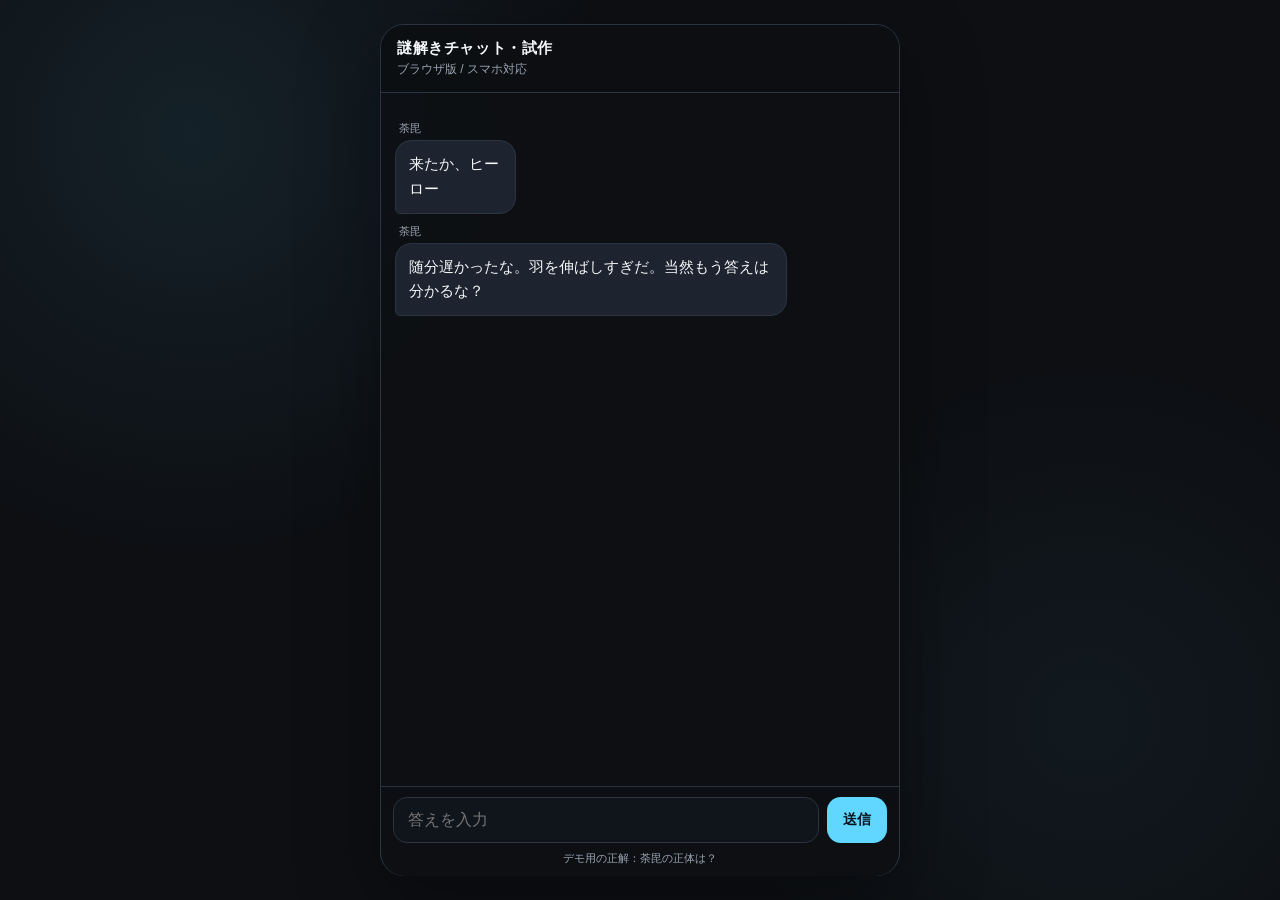
<file: dabi-chat01.html>
<!doctype html>
<html lang="ja">
<head>
<meta charset="utf-8">
<meta name="viewport" content="width=device-width, initial-scale=1, viewport-fit=cover">
<title>謎解きチャット</title>
<style>
  :root{
    --bg:#0d0f13;
    --panel:#151922;
    --panel2:#1d2430;
    --text:#f4f6f8;
    --muted:#9aa4b2;
    --accent:#61d7ff;
    --danger:#ff8a8a;
    --ok:#8ff0b3;
    --line:#2b3442;
  }

  * { box-sizing: border-box; }

  body{
    margin:0;
    min-height:100dvh;
    background:
      radial-gradient(circle at 15% 15%, rgba(97,215,255,.09), transparent 32%),
      radial-gradient(circle at 85% 80%, rgba(97,215,255,.05), transparent 28%),
      var(--bg);
    color:var(--text);
    font-family:
      -apple-system, BlinkMacSystemFont, "Segoe UI",
      "Hiragino Kaku Gothic ProN", "Yu Gothic", Meiryo, sans-serif;
  }

  .app{
    width:min(100%, 520px);
    min-height:100dvh;
    margin:0 auto;
    background:rgba(13,15,19,.88);
    display:flex;
    flex-direction:column;
  }

  header{
    position:sticky;
    top:0;
    z-index:10;
    padding:14px 16px;
    border-bottom:1px solid var(--line);
    background:rgba(13,15,19,.94);
    backdrop-filter:blur(12px);
  }

  .title{
    font-size:15px;
    font-weight:700;
    letter-spacing:.04em;
  }

  .status{
    margin-top:3px;
    font-size:12px;
    color:var(--muted);
  }

  #chat{
    flex:1;
    padding:18px 14px 150px;
    overflow-y:auto;
  }

  .row{
    display:flex;
    margin:10px 0;
    animation:pop .2s ease-out both;
  }

  .row.system{ justify-content:flex-start; }
  .row.user{ justify-content:flex-end; }

  .bubble{
    max-width:82%;
    padding:11px 13px;
    line-height:1.65;
    border-radius:16px;
    font-size:15px;
    white-space:pre-wrap;
    word-break:break-word;
  }

  .system .bubble{
    background:var(--panel2);
    border:1px solid var(--line);
    border-bottom-left-radius:5px;
  }

  .user .bubble{
    background:#123243;
    border:1px solid #1e536c;
    border-bottom-right-radius:5px;
  }

  .bubble.error{
    border-color:#6b3232;
    background:#2d1719;
  }

  .bubble.success{
    border-color:#315f43;
    background:#163123;
  }

  .speaker{
    font-size:11px;
    color:var(--muted);
    margin:0 0 4px 4px;
  }

  .composer-wrap{
    position:fixed;
    left:50%;
    bottom:0;
    transform:translateX(-50%);
    width:min(100%, 520px);
    padding:10px 12px calc(10px + env(safe-area-inset-bottom));
    background:linear-gradient(to top, rgba(13,15,19,1) 70%, rgba(13,15,19,.92));
    border-top:1px solid var(--line);
  }

  .composer{
    display:flex;
    gap:8px;
    align-items:center;
  }

  input{
    flex:1;
    min-width:0;
    height:46px;
    border:1px solid var(--line);
    border-radius:14px;
    background:#10141b;
    color:var(--text);
    padding:0 14px;
    font-size:16px; /* iPhoneの自動ズーム回避 */
    outline:none;
  }

  input:focus{
    border-color:var(--accent);
    box-shadow:0 0 0 3px rgba(97,215,255,.10);
  }

  button{
    height:46px;
    padding:0 16px;
    border:0;
    border-radius:14px;
    background:var(--accent);
    color:#06131a;
    font-weight:800;
    cursor:pointer;
    font-size:14px;
  }

  button:disabled{
    opacity:.45;
    cursor:default;
  }

  .hint{
    margin-top:8px;
    font-size:11px;
    color:var(--muted);
    text-align:center;
  }

  @keyframes pop{
    from{opacity:0; transform:translateY(5px)}
    to{opacity:1; transform:translateY(0)}
  }

  @media (min-width:700px){
    body{ padding:24px 0; }
    .app{
      min-height:calc(100dvh - 48px);
      border:1px solid var(--line);
      border-radius:24px;
      overflow:hidden;
      box-shadow:0 28px 80px rgba(0,0,0,.35);
    }
    .composer-wrap{
      bottom:24px;
      border-left:1px solid var(--line);
      border-right:1px solid var(--line);
      border-bottom-left-radius:24px;
      border-bottom-right-radius:24px;
    }
  }
</style>
</head>
<body>
<div class="app">
  <header>
    <div class="title">謎解きチャット・試作</div>
    <div class="status">ブラウザ版 / スマホ対応</div>
  </header>

  <main id="chat" aria-live="polite"></main>
</div>

<div class="composer-wrap">
  <form class="composer" id="answerForm">
    <input
      id="answer"
      type="text"
      autocomplete="off"
      autocapitalize="off"
      spellcheck="false"
      placeholder="答えを入力"
      aria-label="答え"
    >
    <button id="sendBtn" type="submit">送信</button>
  </form>
  <div class="hint">デモ用の正解：荼毘の正体は？</div>
</div>

<script>
  // ===== ここだけ差し替えれば内容を変更できます =====
  const ACCEPTED_ANSWERS = ["燈矢", "轟燈矢","とうや"];

  // 仮台詞です。あとでユーザーさん作の台詞に丸ごと差し替えできます。
 
  const INTRO_MESSAGES = [
    "来たか、ヒーロー",
    "随分遅かったな。羽を伸ばしすぎだ。当然もう答えは分かるな？　",
    "入力して送れ"
  ];

   const WRONG_REPLIES = [
    "すげえなァ、なーんにも見えてねえ",
    "ゴミか。付せろ",
    "ハッ、てめえも俺と同じ失敗作だ。仲良くやろうぜ"
  ];

  const CORRECT_REPLY = "正解。期待してるよ";
  // ============================================

  const chat = document.getElementById("chat");
  const form = document.getElementById("answerForm");
  const input = document.getElementById("answer");
  const sendBtn = document.getElementById("sendBtn");

  function normalize(text){
    return text
      .trim()
      .toLowerCase()
      .normalize("NFKC")
      .replace(/\s+/g, "");
  }

  function addBubble(text, type="system", state=""){
    const row = document.createElement("div");
    row.className = `row ${type}`;

    const wrap = document.createElement("div");

    if(type === "system"){
      const speaker = document.createElement("div");
      speaker.className = "speaker";
      speaker.textContent = "荼毘";
      wrap.appendChild(speaker);
    }

    const bubble = document.createElement("div");
    bubble.className = `bubble ${state}`;
    bubble.textContent = text;

    wrap.appendChild(bubble);
    row.appendChild(wrap);
    chat.appendChild(row);

    requestAnimationFrame(() => {
      chat.scrollTo({ top: chat.scrollHeight, behavior: "smooth" });
    });
  }

  async function showIntro(){
    for(const msg of INTRO_MESSAGES){
      await wait(380);
      addBubble(msg);
    }
  }

  function wait(ms){
    return new Promise(resolve => setTimeout(resolve, ms));
  }

  form.addEventListener("submit", async (e) => {
    e.preventDefault();

    const raw = input.value;
    if(!raw.trim()) return;

    addBubble(raw, "user");
    input.value = "";
    sendBtn.disabled = true;
    input.disabled = true;

    await wait(450);

    const answer = normalize(raw);
    const isCorrect = ACCEPTED_ANSWERS.some(a => normalize(a) === answer);

    if(isCorrect){
      addBubble(CORRECT_REPLY, "system", "success");

      await wait(450);

      const next = document.createElement("div");
      next.className = "row system";
      next.innerHTML = `
        <div>
          <div class="speaker">SYSTEM</div>
          <div class="bubble success">
            <strong>第1問クリア</strong><br>
            ここに「次の展示を見る」ボタンやリンクを出せます。
          </div>
        </div>
      `;
      chat.appendChild(next);
      chat.scrollTo({top: chat.scrollHeight, behavior:"smooth"});

      input.placeholder = "クリア済み";
    }else{
      const reply = WRONG_REPLIES[Math.floor(Math.random() * WRONG_REPLIES.length)];
      addBubble(reply, "system", "error");

      sendBtn.disabled = false;
      input.disabled = false;
      input.focus();
    }
  });

  showIntro();
</script>
</body>
</html>
</file>
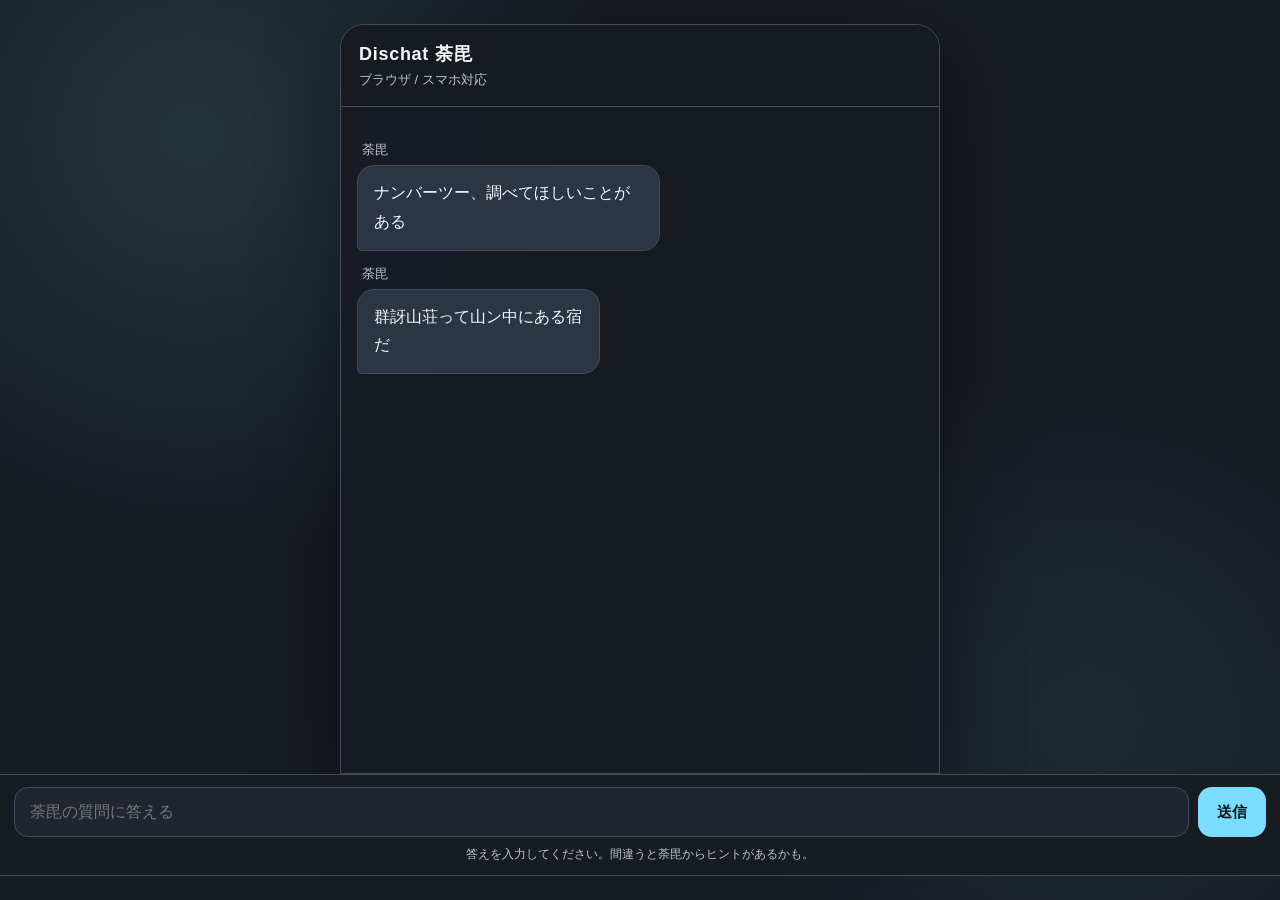
<file: dabi-chat_enter.html>
<!doctype html>
<html lang="ja">
<head>
<meta charset="utf-8">
<meta name="viewport" content="width=device-width, initial-scale=1, viewport-fit=cover">
<title>謎解きラリー Enter</title>

<style>
  :root{
    --bg:#171b22;
    --panel:#222a35;
    --panel2:#2b3543;
    --text:#f7f8fa;
    --muted:#bac4d1;
    --accent:#79ddff;
    --danger:#ffaaaa;
    --ok:#a2f3bd;
    --line:#414d5e;
  }

  * {
    box-sizing:border-box;
  }

  body{
  margin:0;
  height:100dvh;
  display:flex;
  flex-direction:column;
  background:
    radial-gradient(circle at 15% 15%, rgba(121,221,255,.13), transparent 32%),
    radial-gradient(circle at 85% 80%, rgba(121,221,255,.08), transparent 28%),
    var(--bg);
  color:var(--text);
  font-family:
    -apple-system, BlinkMacSystemFont, "Segoe UI",
    "Hiragino Kaku Gothic ProN", "Yu Gothic", Meiryo, sans-serif;
}

  .app{
  width:min(100%, 600px);
  flex:1 1 0;
  min-height:0;
  margin:0 auto;
  background:rgba(23,27,34,.94);
  display:flex;
  flex-direction:column;
}


  header{
    position:sticky;
    top:0;
    z-index:10;
    padding:17px 18px;
    border-bottom:1px solid var(--line);
    background:rgba(23,27,34,.97);
    backdrop-filter:blur(12px);
  }

  .title{
    font-size:18px;
    font-weight:700;
    letter-spacing:.04em;
  }

  .status{
    margin-top:5px;
    font-size:13px;
    color:var(--muted);
  }

#chat{
  flex:1;
  min-height:0;
  padding:20px 16px 20px;
  overflow-y:auto;
  overscroll-behavior:contain;
  -webkit-overflow-scrolling:touch;
}

  .row{
    display:flex;
    margin:14px 0;
    animation:pop .2s ease-out both;
  }

  .row.system{
    justify-content:flex-start;
  }

  .row.user{
    justify-content:flex-end;
  }

  .bubble{
    width:fit-content;
    max-width:94%;
    padding:13px 16px;
    line-height:1.8;
    border-radius:17px;
    font-size:16px;
    white-space:pre-wrap;
    overflow-wrap:anywhere;
    word-break:normal;
  }

  .system .bubble{
    background:var(--panel2);
    border:1px solid var(--line);
    border-bottom-left-radius:5px;
  }

  .user .bubble{
    background:#19445a;
    border:1px solid #39718d;
    border-bottom-right-radius:5px;
  }

  .bubble.error{
    border-color:#855050;
    background:#402629;
  }

  .bubble.success{
    border-color:#477c59;
    background:#244331;
  }

  .speaker{
    font-size:13px;
    color:var(--muted);
    margin:0 0 6px 5px;
  }

  .bubble a{
    color:var(--accent);
    text-decoration:underline;
    text-underline-offset:3px;
    overflow-wrap:anywhere;
  }

  .site-link{
    display:block;
    margin-top:12px;
    padding:13px 15px;
    border:1px solid #52758a;
    border-radius:12px;
    background:#192b38;
    color:var(--accent);
    text-decoration:none !important;
    line-height:1.6;
  }

  .site-link strong{
    display:block;
    font-size:16px;
    margin-bottom:4px;
  }

  .site-link span{
    display:block;
    font-size:13px;
    color:#c3d9e6;
  }

  .composer-wrap{
  position:relative;
  width:100%;
  padding:12px 14px calc(12px + env(safe-area-inset-bottom));
  background:#171b22;
  border-top:1px solid var(--line);
}

  .composer{
    display:flex;
    gap:9px;
    align-items:center;
  }

  input{
    flex:1;
    min-width:0;
    height:50px;
    border:1px solid var(--line);
    border-radius:14px;
    background:#202630;
    color:var(--text);
    padding:0 15px;
    font-size:16px;
    outline:none;
  }

  input:focus{
    border-color:var(--accent);
    box-shadow:0 0 0 3px rgba(121,221,255,.12);
  }

  button{
    height:50px;
    padding:0 19px;
    border:0;
    border-radius:14px;
    background:var(--accent);
    color:#07151c;
    font-weight:800;
    cursor:pointer;
    font-size:15px;
  }

  button:disabled{
    opacity:.45;
    cursor:default;
  }

  .hint{
    margin-top:9px;
    font-size:12px;
    color:var(--muted);
    text-align:center;
  }

  @keyframes pop{
    from{opacity:0; transform:translateY(5px)}
    to{opacity:1; transform:translateY(0)}
  }

  @media (min-width:700px){
  body{
    padding:24px 0;
  }

  .app{
    flex:1 1 0;
    min-height:0;
    border:1px solid var(--line);
    border-radius:24px 24px 0 0;
    overflow:hidden;
    box-shadow:0 28px 80px rgba(0,0,0,.35);
  }

  .composer-wrap{
    position:relative;
    bottom:auto;
    width:min(100%, 600px);
    flex-shrink:0;
    border-left:1px solid var(--line);
    border-right:1px solid var(--line);
    border-bottom:1px solid var(--line);
    border-bottom-left-radius:24px;
    border-bottom-right-radius:24px;
  }
}

   .composer-wrap{
  position:relative;
  bottom:auto;
  width:100%;
  border-left:0;
  border-right:0;
  border-radius:0;
}
</style>
</head>

<body>
<div class="app">
  <header>
    <div class="title">Dischat 荼毘</div>
    <div class="status">ブラウザ / スマホ対応</div>
  </header>

  <main id="chat" aria-live="polite"></main>
</div>

<div class="composer-wrap">
  <form class="composer" id="answerForm">
    <input
      id="answer"
      type="text"
      autocomplete="off"
      autocapitalize="off"
      spellcheck="false"
      placeholder="荼毘の質問に答える"
      aria-label="答え"
    >
    <button id="sendBtn" type="submit">送信</button>
  </form>

  <div class="hint">
    答えを入力してください。間違うと荼毘からヒントがあるかも。
  </div>
</div>

<script>
  // ===== 内容の設定 =====

  const ACCEPTED_ANSWERS = [
    "デトネラット",
    "でとねらっと",
    "Detnerat",
    "DETNERAT",
　  ];

  const INTRO_MESSAGES = [
    "ナンバーツー、調べてほしいことがある",
    "群訝山荘って山ン中にある宿だ",
    "管理会社の名前わかるか？"
  ];

  const WRONG_REPLIES = [
    "たしかサポートアイテム会社だったな",
    "CMもやってるぜ。23巻な。代表の笑顔が胡散臭いんだ、お前みたいにさ",
    "じらすなよ、もう掴んでんだろ？　今、三重と滋賀の県境で用があってな。会うなら最低でも二日後だ",
    "いつまで無駄な会話を続けるつもりだ。俺と喋るなら後にしてくれ。【ヒント専用チャット】の方が会話パターンが多い"
  ];

  const CORRECT_REPLY =
    "ご苦労さま。その【デトネラット社】の調査を頼む";

  // 特定の言葉に反応する台詞
  // word：反応する言葉
  // reply：返す台詞
  //
  // 上から順番に判定します。
  // 複数の言葉が含まれている場合は、最初に一致した台詞が出ます。

  const KEYWORD_REPLIES = [
 　　{
     words: ["わからない", "わかりません"],
  　 reply: "まだわかんねェのか。羽を伸ばしすぎだ、プロヒーロー"
   },
 　　{
     words: ["助けて", "ヘルプ"],
  　 reply: "ヴィランは誰も助けない。傷つけて最後は破滅するんだよ、ヒーロー"
   },
    {
      word: "群訝山荘",
      reply: "ああ、群訝山荘だ。今度、旅行するんだよ"
    },
    {
      word: "ホークス",
      reply: "そういやお前、本名を公表してねえんだな。親しみが湧くよ"
    },
    {
      word: "荼毘",
      reply: "お前からの頼みは聞けねえな。まずは調べてくれよ"
    },
    {
      word: "羽",
      reply: "お前の羽を誰よりも上手く使ってやる"
    },
    {
      words: ["デトラネット", "デトラネット社"],
      reply: "間違えたまま正すことができねえ奴っていんだよなァ……文字をよく確認しろ"
    },
    {
      words: ["데트네랏사", "데트네랏", "迪特内拉特公司", "迪特内拉特"],
      reply: "日本語と英語しかできねえんだ。ごめんな"
    }

  ];

  // ============================================

  const chat = document.getElementById("chat");
  const form = document.getElementById("answerForm");
  const input = document.getElementById("answer");
  const sendBtn = document.getElementById("sendBtn");

  let isCleared = false;

  function normalize(text){
    return text
      .trim()
      .toLowerCase()
      .normalize("NFKC")
      .replace(/\s+/g, "");
  }

  function addBubble(text, type="system", state=""){
    const row = document.createElement("div");
    row.className = `row ${type}`;

    const wrap = document.createElement("div");

    if(type === "system"){
      const speaker = document.createElement("div");
      speaker.className = "speaker";
      speaker.textContent = "荼毘";
      wrap.appendChild(speaker);
    }

    const bubble = document.createElement("div");
    bubble.className = `bubble ${state}`;
    bubble.textContent = text;

    wrap.appendChild(bubble);
    row.appendChild(wrap);
    chat.appendChild(row);

    scrollToBottom();
  }

  function scrollToBottom(){
    requestAnimationFrame(() => {
      chat.scrollTo({
        top: chat.scrollHeight,
        behavior: "smooth"
      });
    });
  }

  function wait(ms){
    return new Promise(resolve => setTimeout(resolve, ms));
  }

  async function showIntro(){
    for(const msg of INTRO_MESSAGES){
      await wait(450);
      addBubble(msg);
    }
  }

  // 正解後のリンク付きメッセージ
  function showSuccessLink(){
    const row = document.createElement("div");
    row.className = "row system";

    const wrap = document.createElement("div");

    const speaker = document.createElement("div");
    speaker.className = "speaker";
    speaker.textContent = "荼毘";

    const bubble = document.createElement("div");
    bubble.className = "bubble success";

    bubble.appendChild(
      document.createTextNode("このサイトを調べてくれ。期待してるよ")
    );

    const link = document.createElement("a");
    link.className = "site-link";
    link.href = "https://nekonoshita1228.github.io/-/index.html";
    link.target = "_blank";
    link.rel = "noopener noreferrer";

    const strong = document.createElement("strong");
    strong.textContent = "群訝山荘｜公式サイトはこちら！";

    const detail = document.createElement("span");
    detail.textContent = "荼ホ謎解きラリー START";

    link.appendChild(strong);
    link.appendChild(detail);

    bubble.appendChild(link);

    const description = document.createElement("p");
    description.textContent =
      "５名の荼ホ５作品を巡って、群訝山荘の謎を解き明かそう！";
    description.style.margin = "12px 0 0";

    bubble.appendChild(description);

    wrap.appendChild(speaker);
    wrap.appendChild(bubble);
    row.appendChild(wrap);
    chat.appendChild(row);

    scrollToBottom();
  }

  form.addEventListener("submit", async (e) => {
    e.preventDefault();

    const raw = input.value;
    if(!raw.trim()) return;

    addBubble(raw, "user");

    input.value = "";
    sendBtn.disabled = true;
    input.disabled = true;

    await wait(450);

    const answer = normalize(raw);

    // すでに正解している場合
    if(isCleared){
      addBubble(
        "もう調査は始まってる。さっさと行け",
        "system"
      );

      sendBtn.disabled = false;
      input.disabled = false;
      input.focus();
      return;
    }

    // 正解判定
      const isCorrect = ACCEPTED_ANSWERS.some(
  a => answer.includes(normalize(a))
);
    if(isCorrect){
      isCleared = true;

      addBubble(CORRECT_REPLY, "system", "success");

      await wait(450);

      showSuccessLink();

      input.placeholder = "CLEAR";
      input.disabled = true;
      sendBtn.disabled = true;
      return;
    }

    // キーワード判定
    const matchedKeyword = KEYWORD_REPLIES.find(item => {
      // word（単語1つ）と words（複数候補）の両方に対応
      const keywords = item.words || [item.word];
      return keywords.some(word =>
        normalize(raw).includes(normalize(word))
      );
    });

    if(matchedKeyword){
      addBubble(matchedKeyword.reply);

      sendBtn.disabled = false;
      input.disabled = false;
      input.focus();
      return;
    }

    // どれにも当てはまらない場合
    const reply =
      WRONG_REPLIES[
        Math.floor(Math.random() * WRONG_REPLIES.length)
      ];

    addBubble(reply, "system", "error");

    sendBtn.disabled = false;
    input.disabled = false;
    input.focus();
  });

  showIntro();
</script>
</body>
</html>
</file>
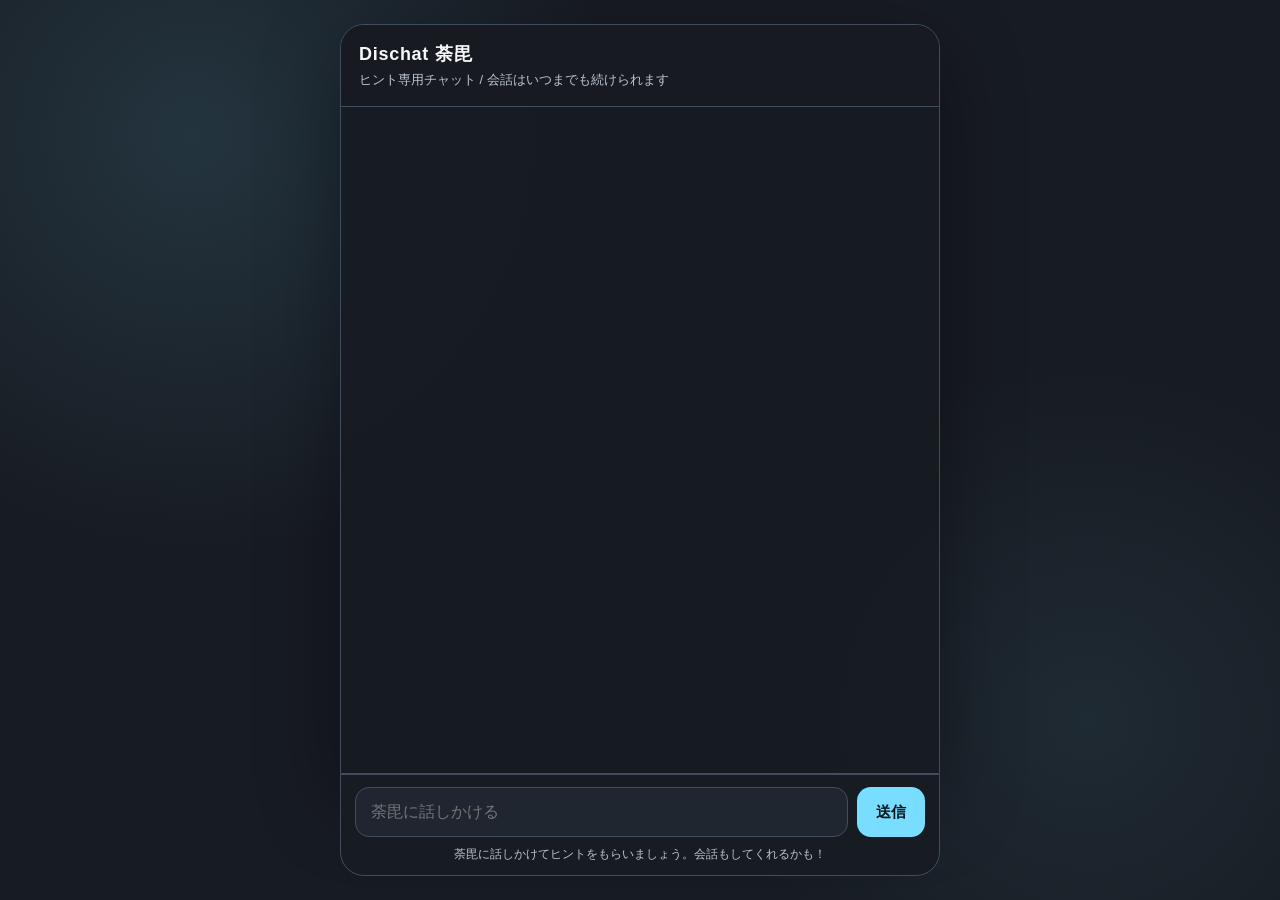
<file: dabi-hint-chat.html>
<!doctype html>
<html lang="ja">
<head>
<meta charset="utf-8">
<meta name="viewport" content="width=device-width, initial-scale=1, viewport-fit=cover">
<title>謎解きラリー ヒント</title>

<style>
  :root{
    --bg:#171b22;
    --panel:#222a35;
    --panel2:#2b3543;
    --text:#f7f8fa;
    --muted:#bac4d1;
    --accent:#79ddff;
    --line:#414d5e;
  }

  *{
    box-sizing:border-box;
  }

  body{
    margin:0;
    height:100dvh;
    display:flex;
    flex-direction:column;
    align-items:center;
    background:
      radial-gradient(circle at 15% 15%, rgba(121,221,255,.13), transparent 32%),
      radial-gradient(circle at 85% 80%, rgba(121,221,255,.08), transparent 28%),
      var(--bg);
    color:var(--text);
    font-family:
      -apple-system, BlinkMacSystemFont, "Segoe UI",
      "Hiragino Kaku Gothic ProN", "Yu Gothic", Meiryo, sans-serif;
  }

  .app{
    width:min(100%, 600px);
    flex:1 1 0;
    min-height:0;
    margin:0 auto;
    background:rgba(23,27,34,.94);
    display:flex;
    flex-direction:column;
  }

  header{
    flex-shrink:0;
    padding:17px 18px;
    border-bottom:1px solid var(--line);
    background:rgba(23,27,34,.97);
  }

  .title{
    font-size:18px;
    font-weight:700;
    letter-spacing:.04em;
  }

  .status{
    margin-top:5px;
    font-size:13px;
    color:var(--muted);
  }

  #chat{
    flex:1 1 0;
    min-height:0;
    padding:20px 16px;
    overflow-y:auto;
    overscroll-behavior:contain;
    -webkit-overflow-scrolling:touch;
  }

  .row{
    display:flex;
    margin:14px 0;
    animation:pop .2s ease-out both;
  }

  .row.system{
    justify-content:flex-start;
  }

  .row.user{
    justify-content:flex-end;
  }

  .bubble{
    width:fit-content;
    max-width:94%;
    padding:13px 16px;
    line-height:1.8;
    border-radius:17px;
    font-size:16px;
    white-space:pre-wrap;
    overflow-wrap:anywhere;
    word-break:normal;
  }

  .system .bubble{
    background:var(--panel2);
    border:1px solid var(--line);
    border-bottom-left-radius:5px;
  }

  .user .bubble{
    background:#19445a;
    border:1px solid #39718d;
    border-bottom-right-radius:5px;
  }

  .speaker{
    font-size:13px;
    color:var(--muted);
    margin:0 0 6px 5px;
  }

  .composer-wrap{
    position:relative;
    flex-shrink:0;
    width:100%;
    padding:12px 14px calc(12px + env(safe-area-inset-bottom));
    background:#171b22;
    border-top:1px solid var(--line);
  }

  .composer{
    display:flex;
    gap:9px;
    align-items:center;
  }

  input{
    flex:1;
    min-width:0;
    height:50px;
    border:1px solid var(--line);
    border-radius:14px;
    background:#202630;
    color:var(--text);
    padding:0 15px;
    font-size:16px;
    outline:none;
  }

  input:focus{
    border-color:var(--accent);
    box-shadow:0 0 0 3px rgba(121,221,255,.12);
  }

  button{
    height:50px;
    padding:0 19px;
    border:0;
    border-radius:14px;
    background:var(--accent);
    color:#07151c;
    font-weight:800;
    cursor:pointer;
    font-size:15px;
  }

  button:disabled{
    opacity:.45;
    cursor:default;
  }

  .hint{
    margin-top:9px;
    font-size:12px;
    color:var(--muted);
    text-align:center;
  }

  @keyframes pop{
    from{opacity:0; transform:translateY(5px)}
    to{opacity:1; transform:translateY(0)}
  }

  @media (min-width:700px){
    body{
      padding:24px 0;
    }

    .app{
      flex:1 1 0;
      min-height:0;
      border:1px solid var(--line);
      border-radius:24px 24px 0 0;
      overflow:hidden;
      box-shadow:0 28px 80px rgba(0,0,0,.35);
    }

    .composer-wrap{
      width:min(100%, 600px);
      border-left:1px solid var(--line);
      border-right:1px solid var(--line);
      border-bottom:1px solid var(--line);
      border-bottom-left-radius:24px;
      border-bottom-right-radius:24px;
    }
  }
</style>
</head>

<body>

<div class="app">
  <header>
    <div class="title">Dischat 荼毘</div>
    <div class="status">ヒント専用チャット / 会話はいつまでも続けられます</div>
  </header>

  <main id="chat" aria-live="polite"></main>
</div>

<div class="composer-wrap">
  <form class="composer" id="chatForm">
    <input
      id="message"
      type="text"
      autocomplete="off"
      autocapitalize="off"
      spellcheck="false"
      placeholder="荼毘に話しかける"
      aria-label="メッセージ"
    >
    <button id="sendBtn" type="submit">送信</button>
  </form>

  <div class="hint">
    荼毘に話しかけてヒントをもらいましょう。会話もしてくれるかも！
  </div>
</div>

<script>
  // ============================================
  // 荼毘との会話設定
  // ============================================

  // 最初に表示される会話
  const INTRO_MESSAGES = [
    "どうした、ナンバーツー",
    "パスワードがどうしてもわからないって？",
    "まァ、少しくらいなら付き合ってやるよ"
    "ヒントがほしいなら言え。問題１つにつき３つヒントが用意されている。たとえば第一パスワードのヒントなら「ヒント11」、「ヒント12」、「ヒント13」で全て得られる。同じく第二パスワードなら「ヒント21」、「ヒント22」……と話しかけりゃいい"
  ];

  // 特定の言葉に反応する台詞
  // words に複数の言葉を登録できます。
  // 上から順番に判定され、最初に一致した返答が出ます。

  const KEYWORD_REPLIES = [
{
  words: ["ヒント11"],
  replies: [
    "【ヒント1-1】客室の写真をよく見ろ"
      ]
},

 { words: ["ヒント12"],
  replies: [
    "【ヒント1-2】『アンチテーゼ』でお前が確認した、あるアイテムだよ"
      ]
},

 { words: ["ヒント13"],
  replies: [
    "【ヒント1-3】知らねえようだから教えてやるよ。客室のデジタル時計だ。それをお前が確認した時刻にしろ"
      ]
},

 { words: ["ヒント"],
  replies: [
　  ]
},

  {words: ["ヒント", "教えて"],
  replies: [
    "ヒントがほしいなら、どの問題か正確に伝えろ。たとえば第一パスワードのヒントなら「ヒント11」、「ヒント12」、「ヒント13」で全て得られる。同じく第二パスワードなら「ヒント21」、「ヒント22」……と話しかけりゃいい"
  ]
},

    {
      words: ["かわいい", "かぁいい"],
      replies: [ "かぁいい、かぁいい。……これでいいか？" ]
    },

    {
      words: ["群訝山荘", "山荘", "宿"],
      replies: [
        "山ン中にある宿だよ。和歌山のあたりにあるんだと",
        "なんで探させてるかって？　楽しい旅行の宿探しだよ",
        "公式サイトをくまなく調べてみろ。それが謎を解くカギだ"
      ]
    },

    {
      words: ["ホークス", "ナンバーツー"],
      replies: [
        "そういやお前、本名を公表してねえんだな。親しみが湧くよ",
        "見たぜ、ビルボ発表会のクソみてえな茶番劇。お前がナンバーワンだったよ"
      ]
    },

    {
      words: ["荼毘"],
      replies: [
        "俺はとっくに荼毘に付した人間なんだ。だから荼毘で通してる",
        "お前からの頼みは聞けねえな。まずは自分で調べてくれよ",
        "話し相手がほしいだけなら他をあたれ。暇じゃねェんだ"
      ]
    },

    {
      words: ["羽", "翼"],
      replies: [
        "お前の羽を誰よりも上手く使ってやる",
        "羽を伸ばしすぎだ、プロヒーロー",
        "飛ぶのは嫌いじゃねえよ"
      ]
    },

    {
      words: ["会社", "管理会社", "サポートアイテム"],
      replies: [
        "たしかサポートアイテムの会社だったな",
        "会社の名前か。手がかりを見落としてねえか？",
        "山荘を管理してる会社だろ。宿の情報をよく見てみろ"
      ]
    },

    {
      words: ["デトラネット", "デトラネット社"],
      replies: [
        "間違えたまま覚えて正すことができねえ奴っているよな",
        "文字をよく見ろ。",
        "知らねえ会社だ。サポートアイテムもすぐ壊れそうだな"
      ]
    },

    {
      words: ["ヒント", "わからない", "分からない", "助けて"],
      replies: [
        "焦るな。手がかりはもう見てるはずだ",
        "一度、最初から情報を整理してみろ",
        "よく見ろ。どうせ見過ごしてんだよ。……あいつみてえにな",
        "ヒントがほしいなら、どこで詰まってるか教えろよ"
      ]
    },

    {
      words: ["ありがとう", "ありがと"],
      replies: [
        "礼なんかいらねえよ",
        "……別に",
        "どういたしまして。期待してるよ、ナンバーツー"
      ]
    },

    {
      words: ["こんにちは", "こんばんは", "おはよう"],
      replies: [
        "ああ、どうした？　挨拶を躾けられた鳥みてえだ",
        "通知がうるせえ……俺は寝る。当分起こすな",
        "元気そうだな"
      ]
    },

    {
      words: ["好き", "大好き"],
      replies: [
        "物好きな奴だな",
        "俺は蕎麦。",
        "俺も好きだよ。どうするつもりだ"
      ]
    }

  ];

  // どのキーワードにも当てはまらないときの返答
  // ここを増やすと、会話の幅が広がります。

  const GENERAL_REPLIES = [
    "……で？",
    "そうかよ",
    "ふうん",
    "それで、何が言いてえんだ",
    "それを俺に話してどうする。リーダーに伝えてくれってか？",
    "わかったよ。あとはミスターに言ってくれ",
    "へえ。続きはイカレ女に聞いてもらえよ",
    "お前、よく喋るな。トゥワイスみてえだ",
    "酔った……あのトカゲ野郎",
    "今の話、もう少し詳しく聞かせろ",
    "ふわあ……で、なんだって？",
    "寒いな。何か燃やすか"
  ];

  // ============================================
  // ここから下は会話の動作です
  // 通常は変更しなくて大丈夫です
  // ============================================

  const chat = document.getElementById("chat");
  const form = document.getElementById("chatForm");
  const input = document.getElementById("message");
  const sendBtn = document.getElementById("sendBtn");

  function normalize(text){
    return text
      .trim()
      .toLowerCase()
      .normalize("NFKC")
      .replace(/\s+/g, "");
  }

  function addBubble(text, type="system"){
    const row = document.createElement("div");
    row.className = `row ${type}`;

    const wrap = document.createElement("div");

    if(type === "system"){
      const speaker = document.createElement("div");
      speaker.className = "speaker";
      speaker.textContent = "荼毘";
      wrap.appendChild(speaker);
    }

    const bubble = document.createElement("div");
    bubble.className = "bubble";
    bubble.textContent = text;

    wrap.appendChild(bubble);
    row.appendChild(wrap);
    chat.appendChild(row);

    scrollToBottom();
  }

  function scrollToBottom(){
    requestAnimationFrame(() => {
      chat.scrollTo({
        top: chat.scrollHeight,
        behavior: "smooth"
      });
    });
  }

  function wait(ms){
    return new Promise(resolve => setTimeout(resolve, ms));
  }

  function chooseReply(replies){
    return replies[Math.floor(Math.random() * replies.length)];
  }

  function getReply(raw){
    const normalizedMessage = normalize(raw);

    const matched = KEYWORD_REPLIES.find(item => {
      return item.words.some(word =>
        normalizedMessage.includes(normalize(word))
      );
    });

    if(matched){
      return chooseReply(matched.replies);
    }

    return chooseReply(GENERAL_REPLIES);
  }

  async function showIntro(){
    for(const msg of INTRO_MESSAGES){
      await wait(500);
      addBubble(msg);
    }
  }

  form.addEventListener("submit", async (e) => {
    e.preventDefault();

    const raw = input.value.trim();
    if(!raw) return;

    addBubble(raw, "user");

    input.value = "";
    sendBtn.disabled = true;
    input.disabled = true;

    await wait(500);

    const reply = getReply(raw);
    addBubble(reply);

    sendBtn.disabled = false;
    input.disabled = false;
    input.focus();
  });

  showIntro();
</script>

</body>
</html>
</file>
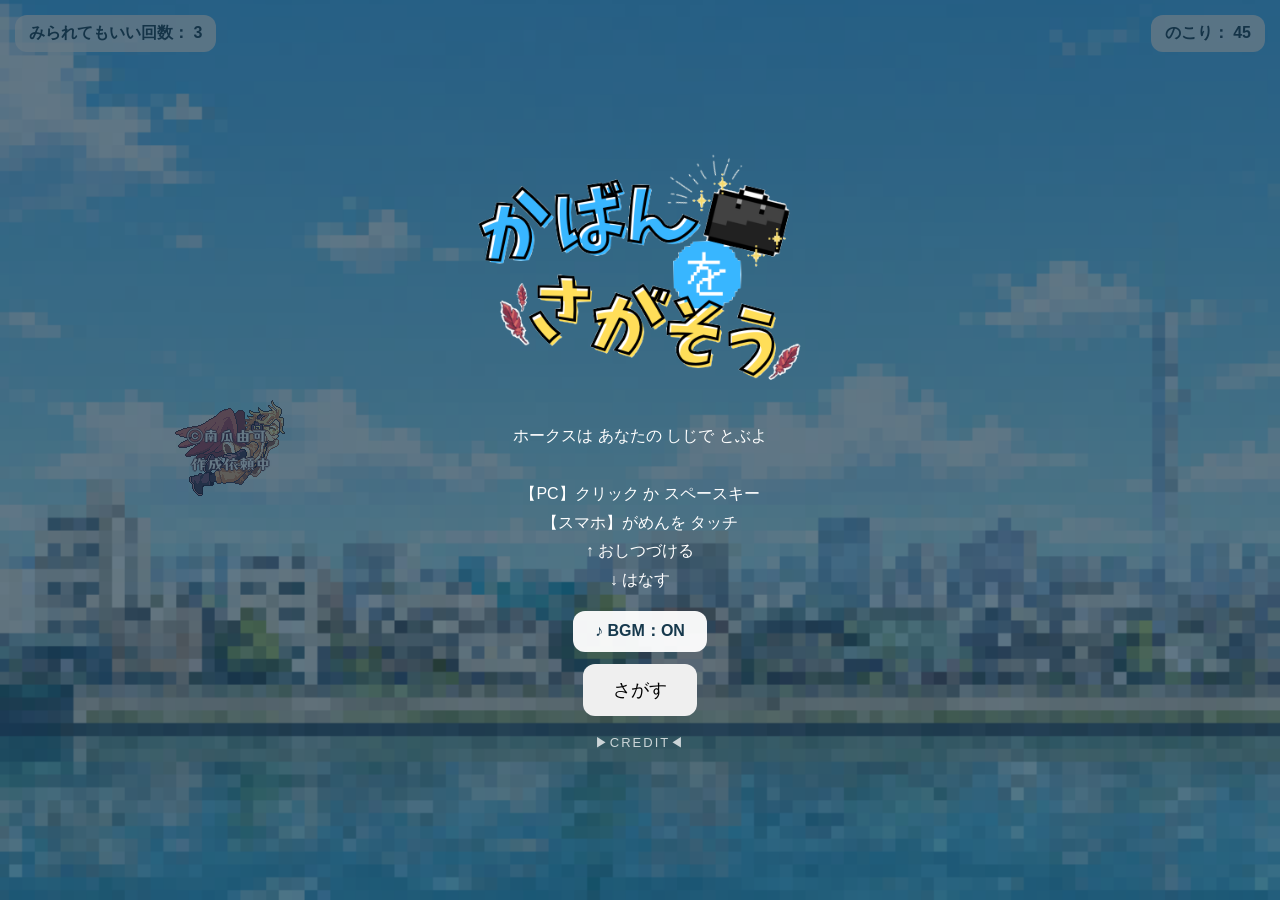
<file: hawks-game.html>
<!DOCTYPE html>
<html lang="ja">
<head>
<meta charset="UTF-8">
<meta name="viewport" content="width=device-width, initial-scale=1.0">

<title>ホークスとかばんをさがそう</title>
<link rel="icon" type="image/png" href="favicon.png">
	
<style>

* {
    box-sizing: border-box;
}

html, body {
    margin: 0;
    width: 100%;
    height: 100%;
    overflow: hidden;
    font-family: sans-serif;
    background: #bfe9ff;
    touch-action: none;
    user-select: none;
}

/* =========================
   ゲーム画面
========================= */

#game {
    position: relative;
    width: 100vw;
    height: 100vh;
    overflow: hidden;

    /* 初期表示は昼の背景。プレイ中に時間経過で切り替わります。 */
    background-image: url("背景.png");
    background-size: cover;
    background-position: center;
}

/* 背景のフェード切り替え */
.background-layer {
    position: absolute;
    inset: 0;

    background-size: cover;
    background-position: center;
    background-repeat: no-repeat;

    opacity: 0;
    transition: opacity 0.8s ease-in-out;

    z-index: 0;
    pointer-events: none;
}

.background-layer.active {
    opacity: 1;
}

/* 背景画像がまだない間の説明 */
#background-label {
    position: absolute;
    left: 20px;
    bottom: 20px;

    padding: 8px 12px;
    border-radius: 8px;

    background: rgba(255,255,255,0.7);
    color: #24617d;

    font-size: 14px;

    z-index: 1;
}
	
/* =========================
   タイトルロゴ
========================= */

.game-title {
    display: block;
    width: min(85%, 380px);
    height: auto;
    margin-bottom: 5px;
}

/* =========================
   ホークス
========================= */

#hawks {
    position: absolute;

    left: 18%;
    top: 50%;

    width: 110px;
    height: 110px;

    transform: translate(-50%, -50%);

    z-index: 10;
}

#hawks img {
    width: 100%;
    height: 100%;
    object-fit: contain;
}

/* 画像がないときの仮表示 */

.placeholder {
    width: 100%;
    height: 100%;

    display: flex;
    justify-content: center;
    align-items: center;

    text-align: center;

    border: 2px dashed #555;
    border-radius: 10px;

    background: rgba(255,255,255,0.85);

    font-size: 12px;
}


/* =========================
   蒼い炎
========================= */

.flame {
    position: absolute;

    width: 75px;
    height: 90px;

    z-index: 8;
}

.flame img {
    width: 100%;
    height: 100%;
    object-fit: contain;
}


/* =========================
   鞄
========================= */

#bag {
    position: absolute;

    width: 90px;
    height: 70px;

    display: none;

    z-index: 9;
}

#bag img {
    width: 100%;
    height: 100%;
    object-fit: contain;
}


/* =========================
   HUD
========================= */

#hud {
    position: absolute;

    top: 15px;
    left: 15px;
    right: 15px;

    display: flex;
    justify-content: space-between;

    z-index: 50;

    font-weight: bold;

    color: #16394d;
}

.hud-box {

    padding: 8px 14px;

    background: rgba(255,255,255,0.8);

    border-radius: 12px;
}


/* =========================
   こたえ 表示
========================= */

/* 答えの文字：通常表示 */
#letters {
    position: absolute;
    top: 40%;
    left: 50%;
    transform: translate(-50%, -50%);

    font-family: sans-serif;
    font-size: 90px;
    font-weight: bold;
    letter-spacing: 40px;

    color: white;
    text-shadow: none;

    display: none;
    z-index: 100;
}

/* PLUS ULTRA! のときだけ必殺技演出 */
#letters.plus-ultra {
    font-family: Impact, "Arial Black", sans-serif;
    font-weight: 900;
    font-style: italic;
    color: #fff6ce;
    letter-spacing: 4px;
    font-size: 42px;

    -webkit-text-stroke: 1.5px #ff9b35;

    text-shadow:
        0 0 5px #ffffff,
        0 0 12px #ffd45c,
        0 0 24px #ff8a24,
        3px 4px 0 #a92c24;

    animation: plusUltraSparkle 0.5s ease-out;
}

@keyframes plusUltraSparkle {
    0%, 100% {
        filter: brightness(1);
    }

    20% {
        filter: brightness(2);
        text-shadow:
            0 0 10px #ffffff,
            0 0 25px #fff4a3,
            0 0 45px #ffd45c,
            0 0 60px #ff8a24,
            3px 4px 0 #a92c24;
    }
}

/* =========================
   開始・クリア・ゲームオーバー
========================= */

.overlay {

    position: absolute;

    inset: 0;

    display: flex;
    flex-direction: column;

    justify-content: center;
    align-items: center;

    background: rgba(20,50,70,0.65);

    color: white;

    z-index: 200;

    text-align: center;
}

.overlay h1 {
    font-size: 42px;
}

.overlay p {
    line-height: 1.8;
}

button {

    padding: 14px 30px;

    border: none;

    border-radius: 12px;

    font-size: 18px;

    cursor: pointer;
}
	
/* クレジットへのリンク */

.credit-link {
    display: inline-block;
    margin-top: 18px;

    color: white;
    font-size: 13px;
    letter-spacing: 2px;

    text-decoration: none;
    opacity: 0.75;

    cursor: pointer;
}

.credit-link:hover {
    opacity: 1;
    text-decoration: underline;
}
	
/* =========================
   虹色ブースト
========================= */

#hawks.rainbow-mode img {
    animation: rainbowGlow 0.7s linear infinite;
}

@keyframes rainbowGlow {
    0% {
        filter: hue-rotate(0deg) brightness(1.4)
                drop-shadow(0 0 8px red);
    }
    25% {
        filter: hue-rotate(90deg) brightness(1.6)
                drop-shadow(0 0 10px yellow);
    }
    50% {
        filter: hue-rotate(180deg) brightness(1.6)
                drop-shadow(0 0 10px cyan);
    }
    75% {
        filter: hue-rotate(270deg) brightness(1.6)
                drop-shadow(0 0 10px magenta);
    }
    100% {
        filter: hue-rotate(360deg) brightness(1.4)
                drop-shadow(0 0 8px red);
    }
}

/* 虹の羽根 */
.rainbow-feather {
    position: absolute;
    z-index: 12;
    width: 48px;
    height: 65px;
    display: flex;
    align-items: center;
    justify-content: center;
    font-size: 42px;
    color: white;
    text-shadow:
        0 0 5px red,
        0 0 10px orange,
        0 0 15px cyan,
        0 0 20px violet;
    animation: featherFloat 0.8s ease-in-out infinite alternate;
}

@keyframes featherFloat {
    from { transform: translateY(-5px) rotate(-12deg); }
    to   { transform: translateY(5px) rotate(12deg); }
}

/* 電信柱：画像なしで描画 */
.telephone-pole {
    position: absolute;
    z-index: 8;
    width: 34px;
    height: 100%;
    pointer-events: none;
}

.telephone-pole::before {
    content: "";
    position: absolute;
    top: 0;
    bottom: 0;
    left: 12px;
    width: 10px;
    background: linear-gradient(
        to right,
        #49413c,
        #958579,
        #49413c
    );
}

.telephone-pole::after {
    content: "";
    position: absolute;
    top: 22%;
    left: -12px;
    width: 58px;
    height: 7px;
    background: #62574f;
    box-shadow:
        0 12px 0 -2px #62574f,
        0 24px 0 -2px #62574f;
}

	

/* =========================
   スタート画面のBGM切り替え
========================= */
#bgm-toggle {
    margin: 0 0 12px;
    padding: 10px 22px;
    background: rgba(255,255,255,0.95);
    color: #16394d;
    font-size: 16px;
    font-weight: bold;
}

#bgm-toggle:active {
    transform: scale(0.98);
}

</style>
</head>

<body>

<!-- =========================
	この下のゲーム設定が背景のスムーズな切り替わりに必要っぽい       

    ========================== -->


<div id="game">

<div
    id="background-layer-1"
    class="background-layer active"
    style="background-image: url('背景.png');"
></div>

<div
    id="background-layer-2"
    class="background-layer"
></div>

<!-- =========================
         ホークス
         ここに
         ホークスの横向き絵.png
         を入れるよ
    ========================== -->

    <div id="hawks">

        <img
            src="ホークスの横向き絵.png"
            id="hawks-img"
        >

        <div
            class="placeholder"
            id="hawks-placeholder"
        >
            ここに<br>
            ホークスの横向き絵.png
        </div>

    </div>


    <!-- =========================
         鞄
    ========================== -->

    <div id="bag">

        <img
            src="鞄.png"
            id="bag-img"
        >

        <div
            class="placeholder"
            id="bag-placeholder"
        >
            ここに<br>
            鞄.png
        </div>

    </div>


    <!-- こたえ -->

    <div id="letters">
        こたえ
    </div>


    <!-- HUD -->

    <div id="hud">

        <div class="hud-box">
            みられてもいい回数：
            <span id="life">3</span>
        </div>

        <div class="hud-box">
            のこり：
            <span id="time">45</span>
        </div>

    </div>


    <!-- 開始画面 -->

    <div class="overlay" id="start-screen">

        <img
    src="かばんゲームタイトル.png"
    alt="かばんを さがそう"
    class="game-title"
>
        <p>
            ホークスは あなたの しじで とぶよ<br><br>
			
            【PC】クリック か スペースキー<br>
            【スマホ】がめんを タッチ<br>
			
			↑ おしつづける<br>
            ↓ はなす<br>
        </p>

        <button id="bgm-toggle" type="button" aria-pressed="true">
            ♪ BGM：ON
        </button>

        <button id="start-button">
            さがす
        </button>
<!-- クレジットリンクはココにおいてね -->
        <a
            href="https://sites.google.com/view/find-thebag-with-hawks/%E3%83%9B%E3%83%BC%E3%83%A0"
            class="credit-link"
            target="_blank"
            rel="noopener noreferrer"
        >
            ▶CREDIT◀
        </a>
    </div>


    <!-- 結果画面 -->

    <div
        class="overlay"
        id="result-screen"
        style="display:none;"
    >

        <h1 id="result-title"></h1>

        <p id="result-text"></p>

        <button onclick="location.reload()">
            もういちど さがす
        </button>

    </div>

</div>


<script>

/* =========================================
   基本設定
========================================= */

const game = document.getElementById("game");

const hawks = document.getElementById("hawks");

const bag = document.getElementById("bag");

const letters = document.getElementById("letters");

const lifeText = document.getElementById("life");

const timeText = document.getElementById("time");

/* =========================================
   BGM（スタート画面でON/OFFを選択）
========================================= */

const bgm = new Audio();
bgm.src = new URL("./ホークスとかばんをさがそう.mp3", document.baseURI).href;
bgm.preload = "auto";
bgm.loop = false; // 約45秒の曲なのでループしない

const bgmButton = document.getElementById("bgm-toggle");
let bgmEnabled = true;

bgmButton.addEventListener("click", () => {
    bgmEnabled = !bgmEnabled;
    bgmButton.textContent = bgmEnabled ? "♪ BGM：ON" : "♪ BGM：OFF";
    bgmButton.setAttribute("aria-pressed", String(bgmEnabled));
});

function playBgm() {
    if (!bgmEnabled) return;

    bgm.currentTime = 0;
    const playPromise = bgm.play();

    if (playPromise !== undefined) {
        playPromise.catch((error) => {
            console.error("BGMを再生できません。MP3のファイル名・保存場所を確認してください。", error);
        });
    }
}

function stopBgm() {
    bgm.pause();
    bgm.currentTime = 0;
}

bgm.addEventListener("error", () => {
    console.error("BGMファイルを読み込めませんでした。", bgm.currentSrc, bgm.error);
});

/* =========================================
   画像ファイル名の設定
   ファイル名を変えたら、ここだけ直してください。
========================================= */

const backgroundStages = [
    { start: 0,  file: "背景.png",  label: "昼" },
    { start: 9,  file: "背景2.png", label: "午後" },
    { start: 18, file: "背景3.png", label: "夕方" },
    { start: 27, file: "背景4.png", label: "夕焼け" },
    { start: 36, file: "背景5.png", label: "夜" }
];

const hawksDayImage = "ホークスの横向き絵.png";
const hawksEveningImage = "ホークスの横向き絵_夕方.png";
const hawksNightImage = "ホークスの横向き絵_夜.png";

const flashImage = "フラッシュ.png";

let currentBackgroundStage = -1;
let currentHawksMode = "";



let running = false;

let pressing = false;


/* ホークスの位置 */

let hawksY;


/* 上下速度 */

let velocityY = 0;


/* 重力 */

const gravity = 0.32;


/* 押している間の上昇力 */

const lift = -0.55;


/* 最大落下速度 */

const maxFall = 6;


/* ライフ */

let life = 3;
let phoneHits = 0;


/* ゲーム時間
   45秒くらいなので、
   1分以内で終わります
*/

const gameLength = 45;

let remainingTime = gameLength;


/* 鞄を取ったか */

let bagCollected = false;


/* 炎 */

let flames = [];

/* 虹の羽根・電信柱 */

let rainbowFeather = null;
let rainbowFeatherCollected = false;
let permanentInvincible = false;
let rainbowFeatherSpawned = false;
let telephonePoles = [];
	
/* =========================================
   画像が存在しない場合、
   「ここに画像を入れるよ」を表示
========================================= */


function setupImageFallback(imgID, placeholderID) {

    const img =
        document.getElementById(imgID);

    const placeholder =
        document.getElementById(placeholderID);


    img.onload = () => {

        img.style.display = "block";
        placeholder.style.display = "none";

    };


    img.onerror = () => {

        img.style.display = "none";
        placeholder.style.display = "flex";

    };

    /* スクリプト実行前に画像の読み込みが終わっていた場合にも対応 */
    if (img.complete) {
        if (img.naturalWidth > 0) {
            img.style.display = "block";
            placeholder.style.display = "none";
        } else {
            img.style.display = "none";
            placeholder.style.display = "flex";
        }
    }

}


setupImageFallback(
    "hawks-img",
    "hawks-placeholder"
);


setupImageFallback(
    "bag-img",
    "bag-placeholder"
);


/* =========================================
   経過時間に合わせて背景とホークスを切り替える
========================================= */


/* =========================================
   背景フェード切り替え
========================================= */

const backgroundLayers = [
    document.getElementById("background-layer-1"),
    document.getElementById("background-layer-2")
];

let activeBackgroundLayer = 0;

// 背景画像を先に読み込んでおく
const backgroundImageCache = backgroundStages.map(stage => {
    const img = new Image();
    img.src = stage.file;
    return img;
});

function updateVisualStage(elapsedSeconds) {

    let stageIndex = 0;

    for (let i = 0; i < backgroundStages.length; i++) {
        if (elapsedSeconds >= backgroundStages[i].start) {
            stageIndex = i;
        }
    }

    if (stageIndex !== currentBackgroundStage) {
        currentBackgroundStage = stageIndex;

        const nextStage = backgroundStages[stageIndex];
        const nextImage = backgroundImageCache[stageIndex];

        // 次の画像が読み込まれてからフェード開始
        const showNextBackground = () => {

            // 読み込み中に時間が進んでいたら古い背景は表示しない
            if (stageIndex !== currentBackgroundStage) return;

            const nextLayerIndex = 1 - activeBackgroundLayer;
            const nextLayer = backgroundLayers[nextLayerIndex];
            const currentLayer = backgroundLayers[activeBackgroundLayer];

            nextLayer.style.backgroundImage =
                `url("${nextStage.file}")`;

            // 次の画像を表示し、現在の画像をフェードアウト
            nextLayer.classList.add("active");
            currentLayer.classList.remove("active");

            activeBackgroundLayer = nextLayerIndex;
        };

        if (nextImage.complete && nextImage.naturalWidth > 0) {
            showNextBackground();
        } else {
            nextImage.onload = showNextBackground;
        }
    }

/* 時間帯に合わせてホークスを切り替える */
let nextHawksMode = "day";

if (elapsedSeconds >= 36) {
    nextHawksMode = "night";
} else if (elapsedSeconds >= 27) {
    nextHawksMode = "evening";
}

if (nextHawksMode !== currentHawksMode) {
    currentHawksMode = nextHawksMode;

    const hawksImg = document.getElementById("hawks-img");

    if (nextHawksMode === "night") {
        hawksImg.src = hawksNightImage;
    } else if (nextHawksMode === "evening") {
        hawksImg.src = hawksEveningImage;
    } else {
        hawksImg.src = hawksDayImage;
    }
}
}
	
/* =========================================
   蒼い炎を作る
========================================= */


function createFlame() {

    if (!running) return;


    const flame =
        document.createElement("div");


    flame.className = "flame";


    /* ここに 蒼い炎.png を入れるよ */

    flame.innerHTML = `

        <img
            src="蒼い炎.png"
            onerror="
                this.style.display='none';
                this.nextElementSibling.style.display='flex';
            "
        >

        <div
            class="placeholder"
            style="
                display:none;
                color:#0066cc;
            "
        >
            ここに<br>
            蒼い炎.png
        </div>

    `;


    /*
      上下の端にも出現
    */

  const minY = -20;
const maxY = game.clientHeight - 70;

const y =
    minY +
    Math.random() *
    (maxY - minY);

    flame.style.left =
        game.clientWidth + 100 + "px";

    flame.style.top =
        y + "px";


    game.appendChild(flame);


    flames.push({

        element: flame,

        x: game.clientWidth + 100,

        hit: false

    });

}


/* =========================================
   虹の羽根
========================================= */

function spawnRainbowFeather() {
  if (!running || rainbowFeatherSpawned) return;

  rainbowFeatherSpawned = true;
	
    const feather = document.createElement("div");
    feather.className = "rainbow-feather";
    feather.textContent = "🪶";

    feather.style.left = game.clientWidth + "px";
    feather.style.top = game.clientHeight * 0.35 + "px";

    game.appendChild(feather);

    rainbowFeather = {
        element: feather,
        x: game.clientWidth
    };
}


/* =========================================
   電信柱
========================================= */


function spawnTelephonePole() {
  if (!running) return;

  const pole = document.createElement("div");
  pole.className = "telephone-pole";

  const gameHeight = game.clientHeight;
  const poleHeight = gameHeight * 0.55;

  pole.style.height = poleHeight + "px";
  pole.style.left = game.clientWidth + "px";
  pole.style.bottom = "0px";

  game.appendChild(pole);

  telephonePoles.push({
    element: pole,
    x: game.clientWidth,
    hit: false
  });
}


/* =========================================
   虹の羽根を取得
========================================= */

function collectRainbowFeather() {
    if (rainbowFeatherCollected || !rainbowFeather) return;

    rainbowFeatherCollected = true;
    permanentInvincible = true;

    rainbowFeather.element.remove();
    rainbowFeather = null;

    // ホークスを虹色に光らせる
    hawks.classList.add("rainbow-mode");

    // 取得したことが分かる短い表示
    letters.textContent = "PLUS ULTRA!";
	letters.classList.add("plus-ultra");
    letters.style.letterSpacing = "4px";
    letters.style.fontSize = "42px";
    letters.style.display = "block";

    setTimeout(() => {
        letters.style.display = "none";
		letters.classList.remove("plus-ultra");
        letters.textContent = "こたえ";
        letters.style.letterSpacing = "40px";
        letters.style.fontSize = "90px";
    }, 1800);
}


/* =========================================
   鞄を出す
========================================= */


function spawnBag() {

    if (
        !running ||
        bagCollected
    ) return;


    bag.style.display = "block";


    bag.style.left =
        game.clientWidth + 100 + "px";


    bag.style.top =
        game.clientHeight * 0.45 + "px";


    bag.dataset.x =
        game.clientWidth + 100;

}


/* =========================================
   当たり判定
========================================= */


function collision(a, b) {

    const A =
        a.getBoundingClientRect();

    const B =
        b.getBoundingClientRect();


    /*
      少し甘めの判定にしています。
      見た目より当たりやす過ぎるのを防ぐため。
    */

    return !(

        A.right - 15 < B.left + 15 ||

        A.left + 15 > B.right - 15 ||

        A.bottom - 15 < B.top + 15 ||

        A.top + 15 > B.bottom - 15

    );

}


/* =========================================
   被弾
========================================= */


let invincible = false;

function damage(flameElement) {

    if (
        invincible ||
		permanentInvincible ||
        !running
    ) return;


    life--;

    lifeText.textContent = life;

// 接触したスマホを一瞬だけフラッシュ画像にする
if (flameElement) {
    const img = flameElement.querySelector("img");

    if (img) {
        const originalSrc = img.src;
        img.src = flashImage;

        setTimeout(() => {
            img.src = originalSrc;
        }, 250);
    }
}


    invincible = true;


    hawks.style.opacity = "0.4";


    setTimeout(() => {

        hawks.style.opacity = "1";

        invincible = false;

    }, 1200);


    if (life <= 0) {

        gameOver();

    }

}


/* =========================================
   鞄取得
========================================= */


function collectBag() {

    if (bagCollected) return;


    bagCollected = true;


    bag.style.display = "none";


    /*
      鞄を取ると
      こたえ が出る（m tから変更した！）
    */
　　letters.textContent = "こたえ";
    letters.style.display = "block";


    setTimeout(() => {

        letters.style.display = "none";

    }, 2500);

}


/* =========================================
   ゲーム更新
========================================= */


let lastTime = 0;


function update(timestamp) {

    if (!running) return;


    const dt =
        Math.min(
            (timestamp - lastTime) / 16.67,
            2
        );

    lastTime = timestamp;

    const elapsedSeconds = gameLength - remainingTime;
    updateVisualStage(elapsedSeconds);


    /* -------------------------
       ホークス上下運動
    ------------------------- */


    if (pressing) {

        velocityY +=
            lift * dt;

    }


    velocityY +=
        gravity * dt;


    velocityY =
        Math.min(
            velocityY,
            maxFall
        );


    hawksY +=
        velocityY * dt;


    /*
      画面外に出ないようにする
    */

    const margin = 50;


    if (
        hawksY <
        margin
    ) {

        hawksY =
            margin;

        velocityY = 0;

    }


    if (
        hawksY >
        game.clientHeight - margin
    ) {

        hawksY =
            game.clientHeight - margin;

        velocityY = 0;

    }


    hawks.style.top =
        hawksY + "px";


    /* -------------------------
       蒼い炎を移動
    ------------------------- */


    for (
        let i =
            flames.length - 1;

        i >= 0;

        i--
    ) {

        const f =
            flames[i];


        /*
          横スクロール速度
        */

        f.x -=
            4.2 * dt;


        f.element.style.left =
            f.x + "px";


        /*
          当たり判定
        */

     if (
    !f.hit &&
    collision(
        hawks,
        f.element
    )
) {

    
if (
    !f.hit &&
    collision(
        hawks,
        f.element
    )
) {
    f.hit = true;

    // 虹色無敵状態では写真を撮られた回数に含めない
    if (!permanentInvincible) {
        phoneHits++;
    }

    damage(f.element);
}

}

        /*
          画面外に出た炎を削除
        */

        if (
            f.x < -120
        ) {

            f.element.remove();

            flames.splice(
                i,
                1
            );

        }

    }


/* -------------------------
   虹の羽根を移動・取得
------------------------- */

if (rainbowFeather) {
    rainbowFeather.x -= 3.5 * dt;

    rainbowFeather.element.style.left =
        rainbowFeather.x + "px";

    if (collision(hawks, rainbowFeather.element)) {
        collectRainbowFeather();
    } else if (rainbowFeather.x < -60) {
        rainbowFeather.element.remove();
        rainbowFeather = null;
    }
}


/* -------------------------
   電信柱を移動・当たり判定
------------------------- */

for (let i = telephonePoles.length - 1; i >= 0; i--) {
    const pole = telephonePoles[i];

    pole.x -= 4.2 * dt;
    pole.element.style.left = pole.x + "px";

    if (
        !pole.hit &&
        collision(hawks, pole.element)
    ) {
        pole.hit = true;

        if (!permanentInvincible) {
            gameOver("pole");
            return;
        }
    }

    if (pole.x < -60) {
        pole.element.remove();
        telephonePoles.splice(i, 1);
    }
}
	
    /* -------------------------
       鞄を移動
    ------------------------- */


    if (
        !bagCollected &&
        bag.style.display !== "none"
    ) {

        let x =
            Number(
                bag.dataset.x
            );


        x -=
            3.5 * dt;


        bag.dataset.x =
            x;


        bag.style.left =
            x + "px";


        /*
          鞄取得
        */

        if (
            collision(
                hawks,
                bag
            )
        ) {

            collectBag();

        }


        /*
          取り逃したら再出現
        */

        if (
            x < -120
        ) {

            bag.style.display =
                "none";


            setTimeout(() => {

                spawnBag();

            }, 3000);

        }

    }


    requestAnimationFrame(
        update
    );

}


/* =========================================
   ゲーム開始
========================================= */


function startGame() {

    document
        .getElementById(
            "start-screen"
        )
        .style.display =
        "none";


    running = true;

    // スタートボタンを押した操作をきっかけにBGMを再生
    playBgm();

    currentBackgroundStage = 0;
    currentHawksMode = "";
    updateVisualStage(0);


    hawksY =
        game.clientHeight / 2;


    hawks.style.top =
        hawksY + "px";


    lastTime =
        performance.now();


    requestAnimationFrame(
        update
    );


    /*
      蒼い炎を約2秒ごとに出す
    */

    window.flameTimer =
        setInterval(() => {

            createFlame();

        }, 1500);


    /*
      15秒くらいで鞄登場
    */

    setTimeout(() => {

        spawnBag();

    }, 15000);


/* 虹の羽根：ゲーム中に一度だけ、約12秒後に出現 */

setTimeout(() => {
    spawnRainbowFeather();
}, 12000);


/* 電信柱：ゲーム中に2回出現 */

setTimeout(() => {
    spawnTelephonePole();
}, 16000);

setTimeout(() => {
    spawnTelephonePole();
}, 32000);

	

    /*
      タイマー
    */

    window.gameTimer =
        setInterval(() => {

            remainingTime--;

            timeText.textContent =
                remainingTime;


            if (
                remainingTime <= 0
            ) {

                clearGame();

            }

        }, 1000);

}


/* =========================================
   クリア
========================================= */


function clearGame() {

    if (!running) return;


    running = false;

    stopBgm();

    clearInterval(
        window.flameTimer
    );


    clearInterval(
        window.gameTimer
    );


    const screen =
        document.getElementById(
            "result-screen"
        );


    document.getElementById(
        "result-title"
    ).innerHTML =
        "かばんを みつけた！";


    /*
      鞄を取っていない場合は
      一応そのことも表示
    */

  if (bagCollected) {

    document.getElementById(
        "result-text"
    ).innerHTML =
        phoneHits === 0
            ? `かんぺきな しじ だった！<br>
               ホークスの かくごを 荼毘にわたそう！`
            : `とられた しゃしんは<br>
               けしてしまえば いい<br>
			   ホークスの かくごを 荼毘にわたそう！`;

}
    else {

        document.getElementById(
            "result-text"
        ).innerHTML =
            `しかし かばんを とれなかった<br>
             こんどは おちついて とろう`;

    }


    screen.style.display =
        "flex";

}


/* =========================================
   ゲームオーバー
========================================= */

function gameOver(reason) {

    running = false;

    stopBgm();

    clearInterval(
        window.flameTimer
    );

    clearInterval(
        window.gameTimer
    );

    const screen =
        document.getElementById(
            "result-screen"
        );

    if (reason === "pole") {

        document.getElementById(
            "result-title"
        ).textContent =
            "でんちゅうに げきとつした";

        document.getElementById(
            "result-text"
        ).textContent =
            "ホークスの とぶルートを みなおそう";

    } else {

        document.getElementById(
            "result-title"
        ).textContent =
            "しみんに ３回激写された";

        document.getElementById(
            "result-text"
        ).innerHTML =
            `あいすべき しみんの<br>
			スマホを さけてとぼう`;

    }

    screen.style.display =
        "flex";

}


/* =========================================
   操作
========================================= */


/*
  スマホ
*/

window.addEventListener(
    "pointerdown",
    (e) => {

        if (!running) return;

        pressing = true;

        e.preventDefault();

    }
);


window.addEventListener(
    "pointerup",
    () => {

        pressing = false;

    }
);


/*
  PC Space
*/

window.addEventListener(
    "keydown",
    (e) => {

        if (
            e.code === "Space"
        ) {

            pressing = true;

            e.preventDefault();

        }

    }
);


window.addEventListener(
    "keyup",
    (e) => {

        if (
            e.code === "Space"
        ) {

            pressing = false;

        }

    }
);


/* =========================================
   スタートボタン
========================================= */


document
    .getElementById(
        "start-button"
    )
    .addEventListener(
        "click",
        startGame
    );

</script>

</body>
</html>
</file>
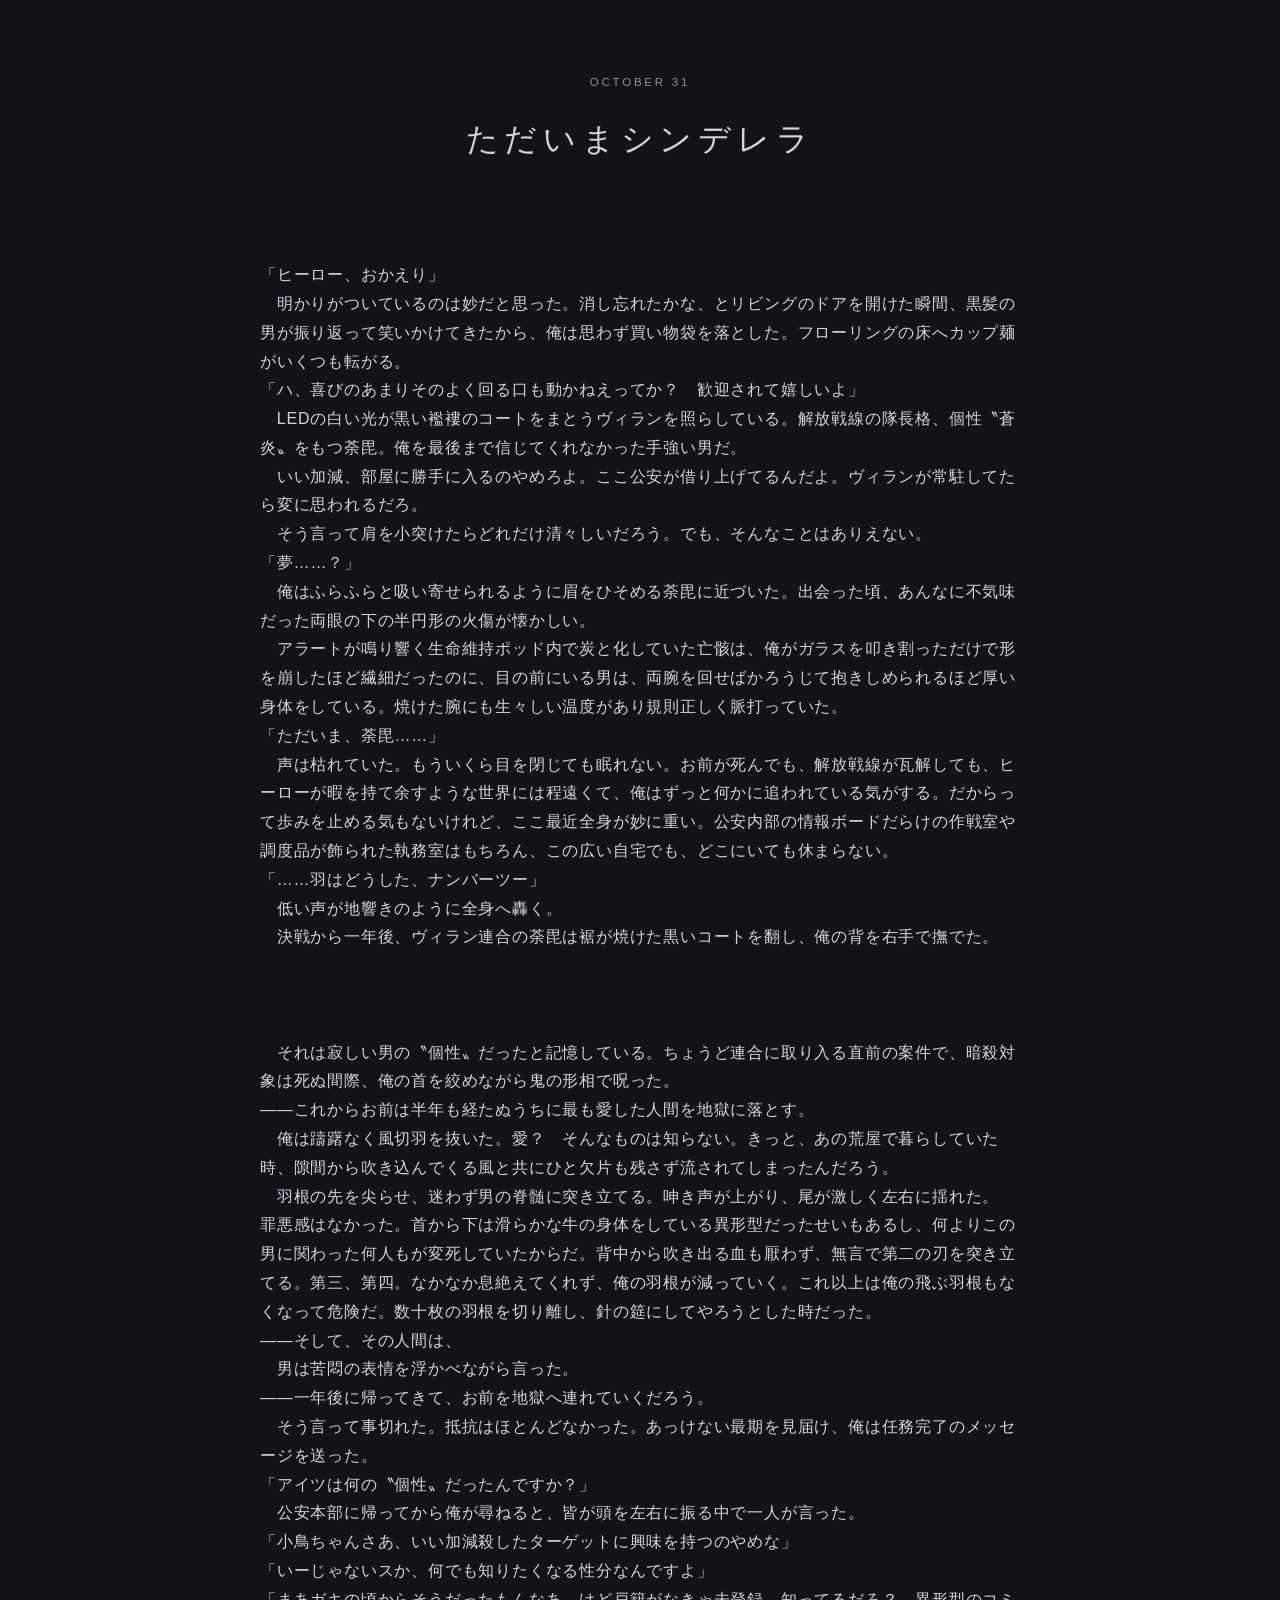
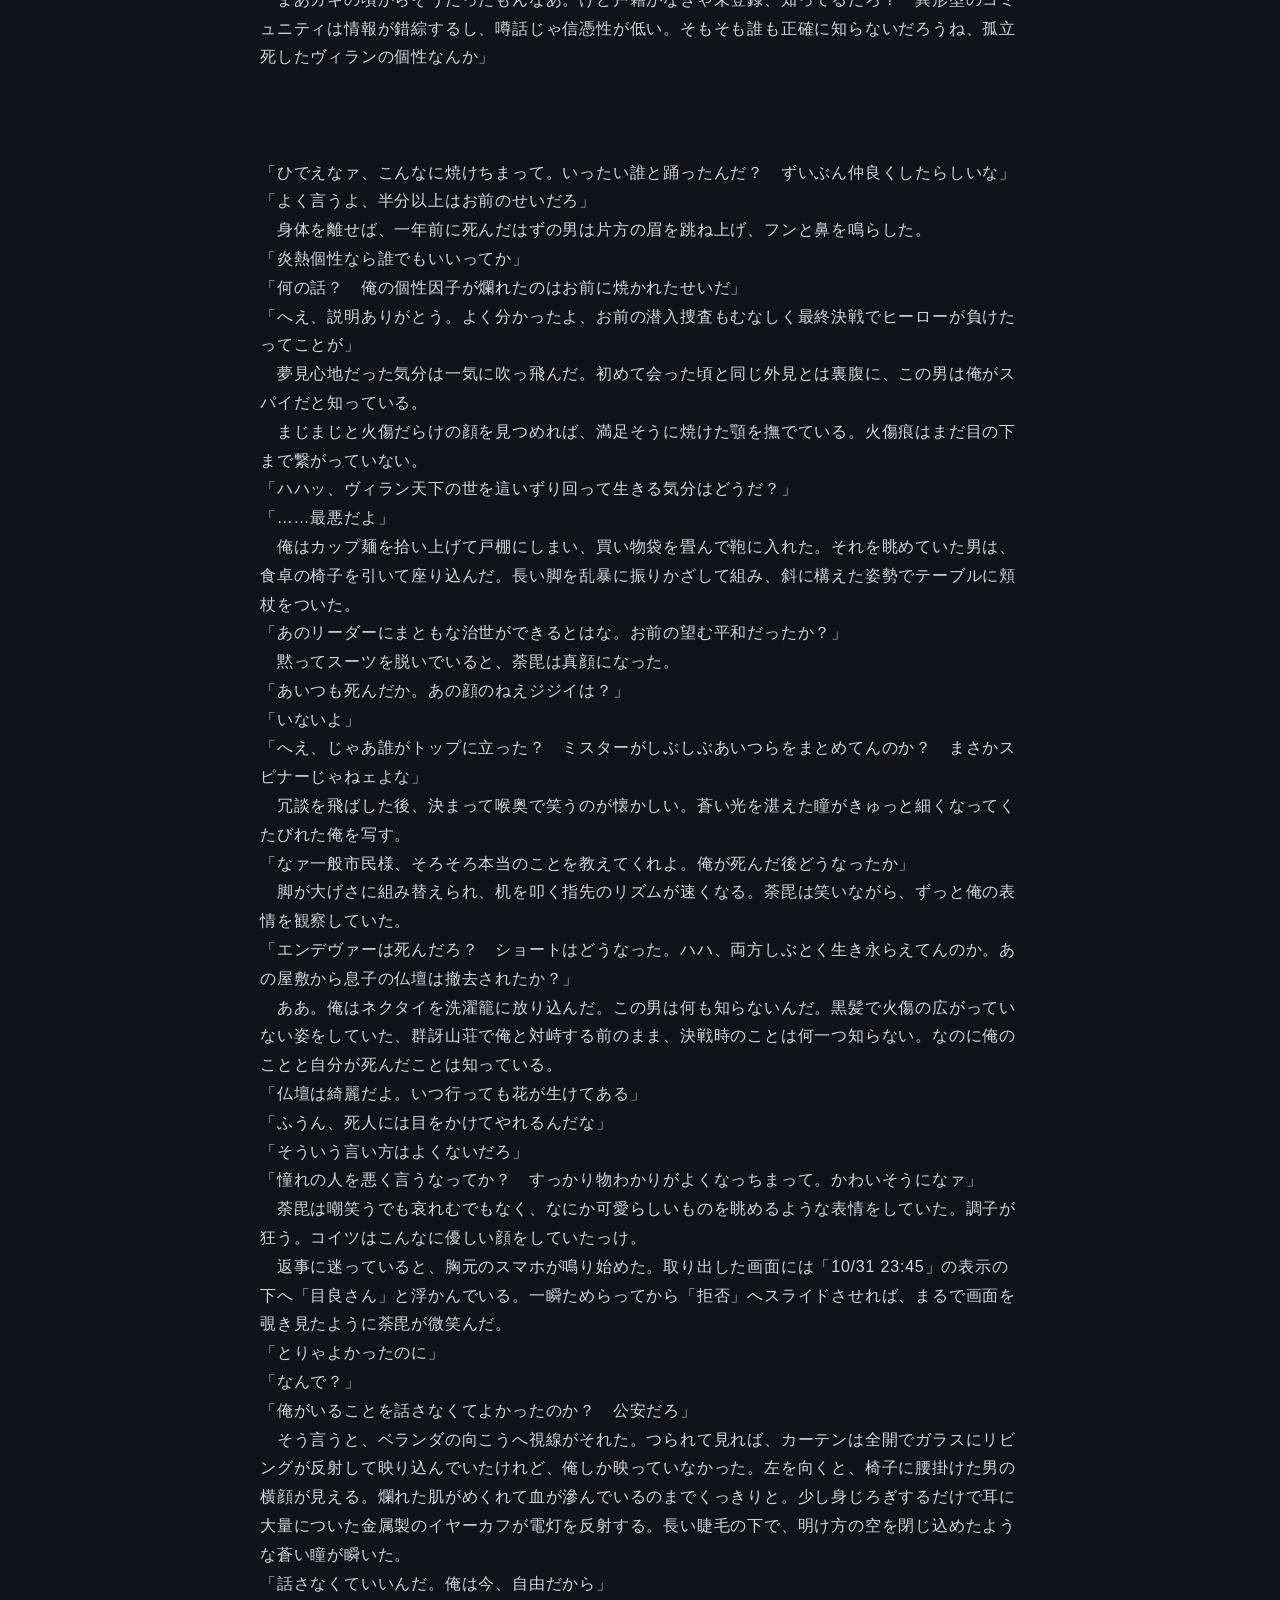
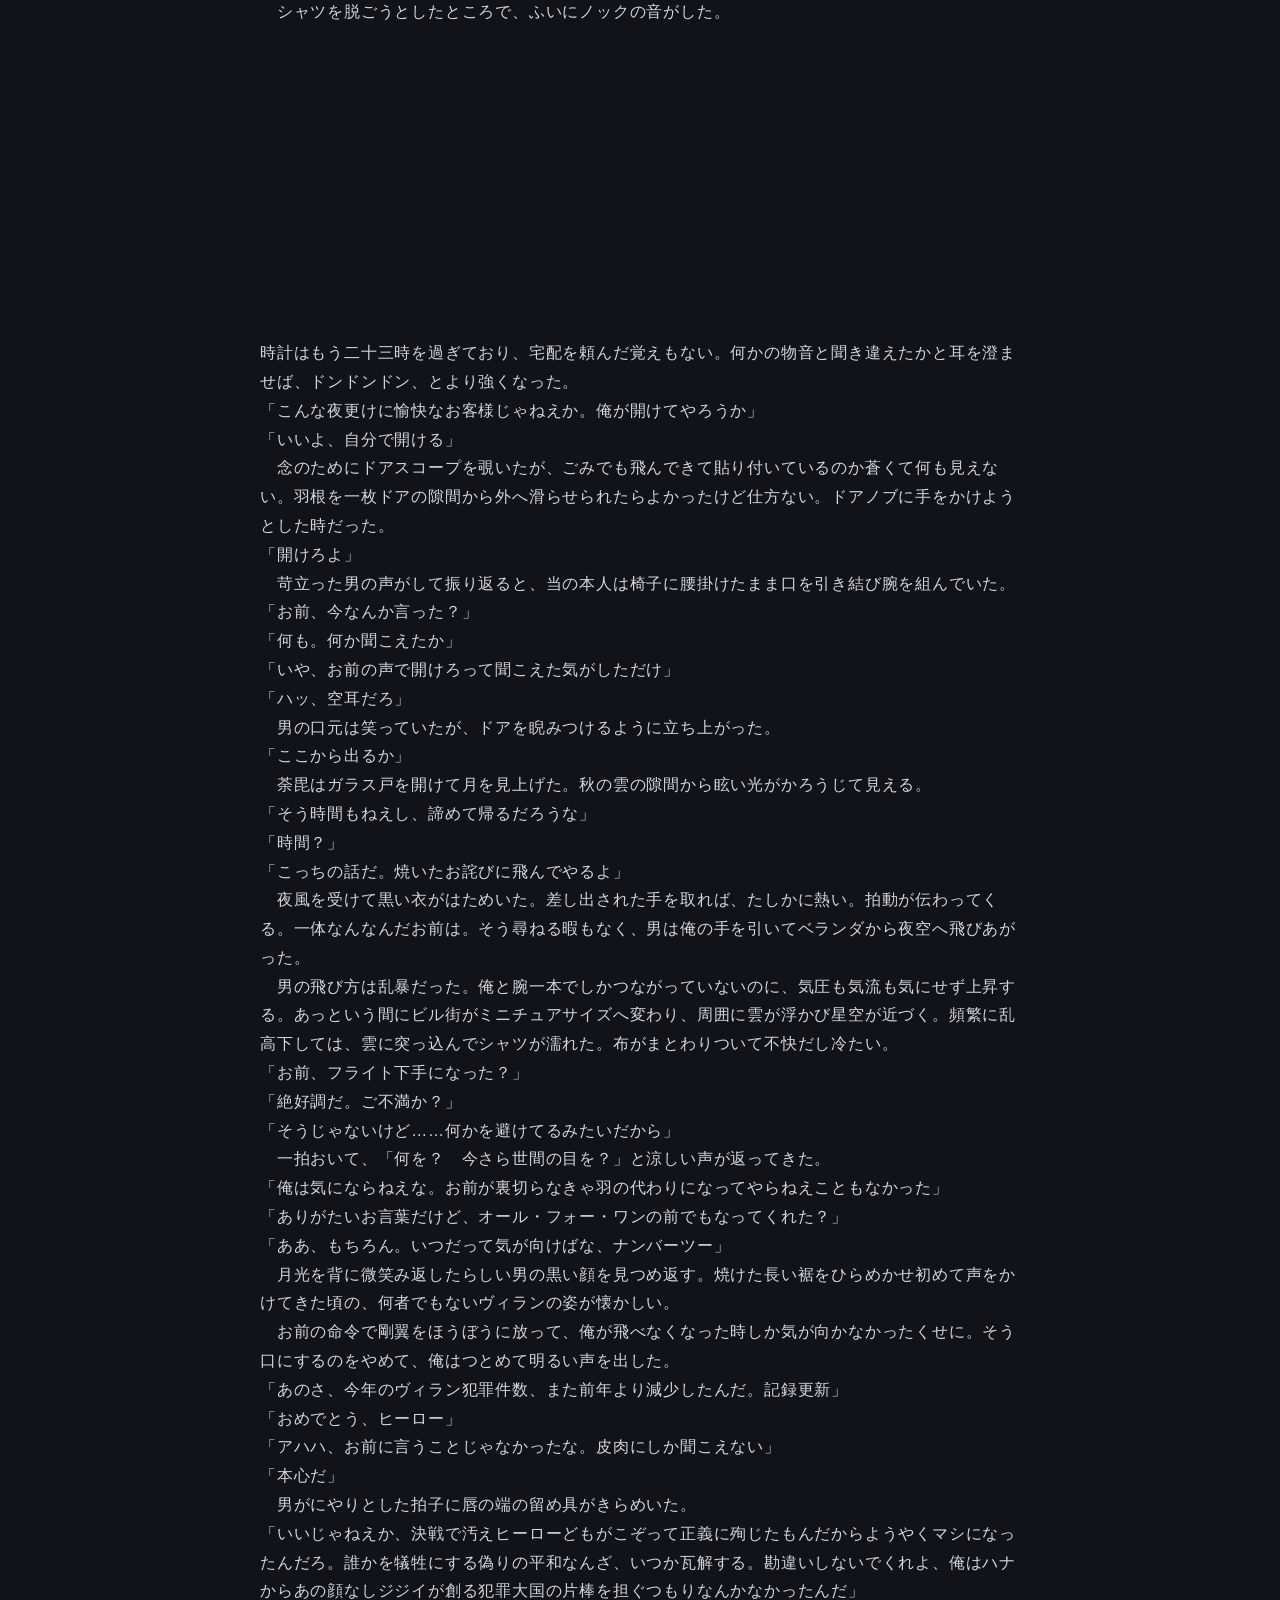
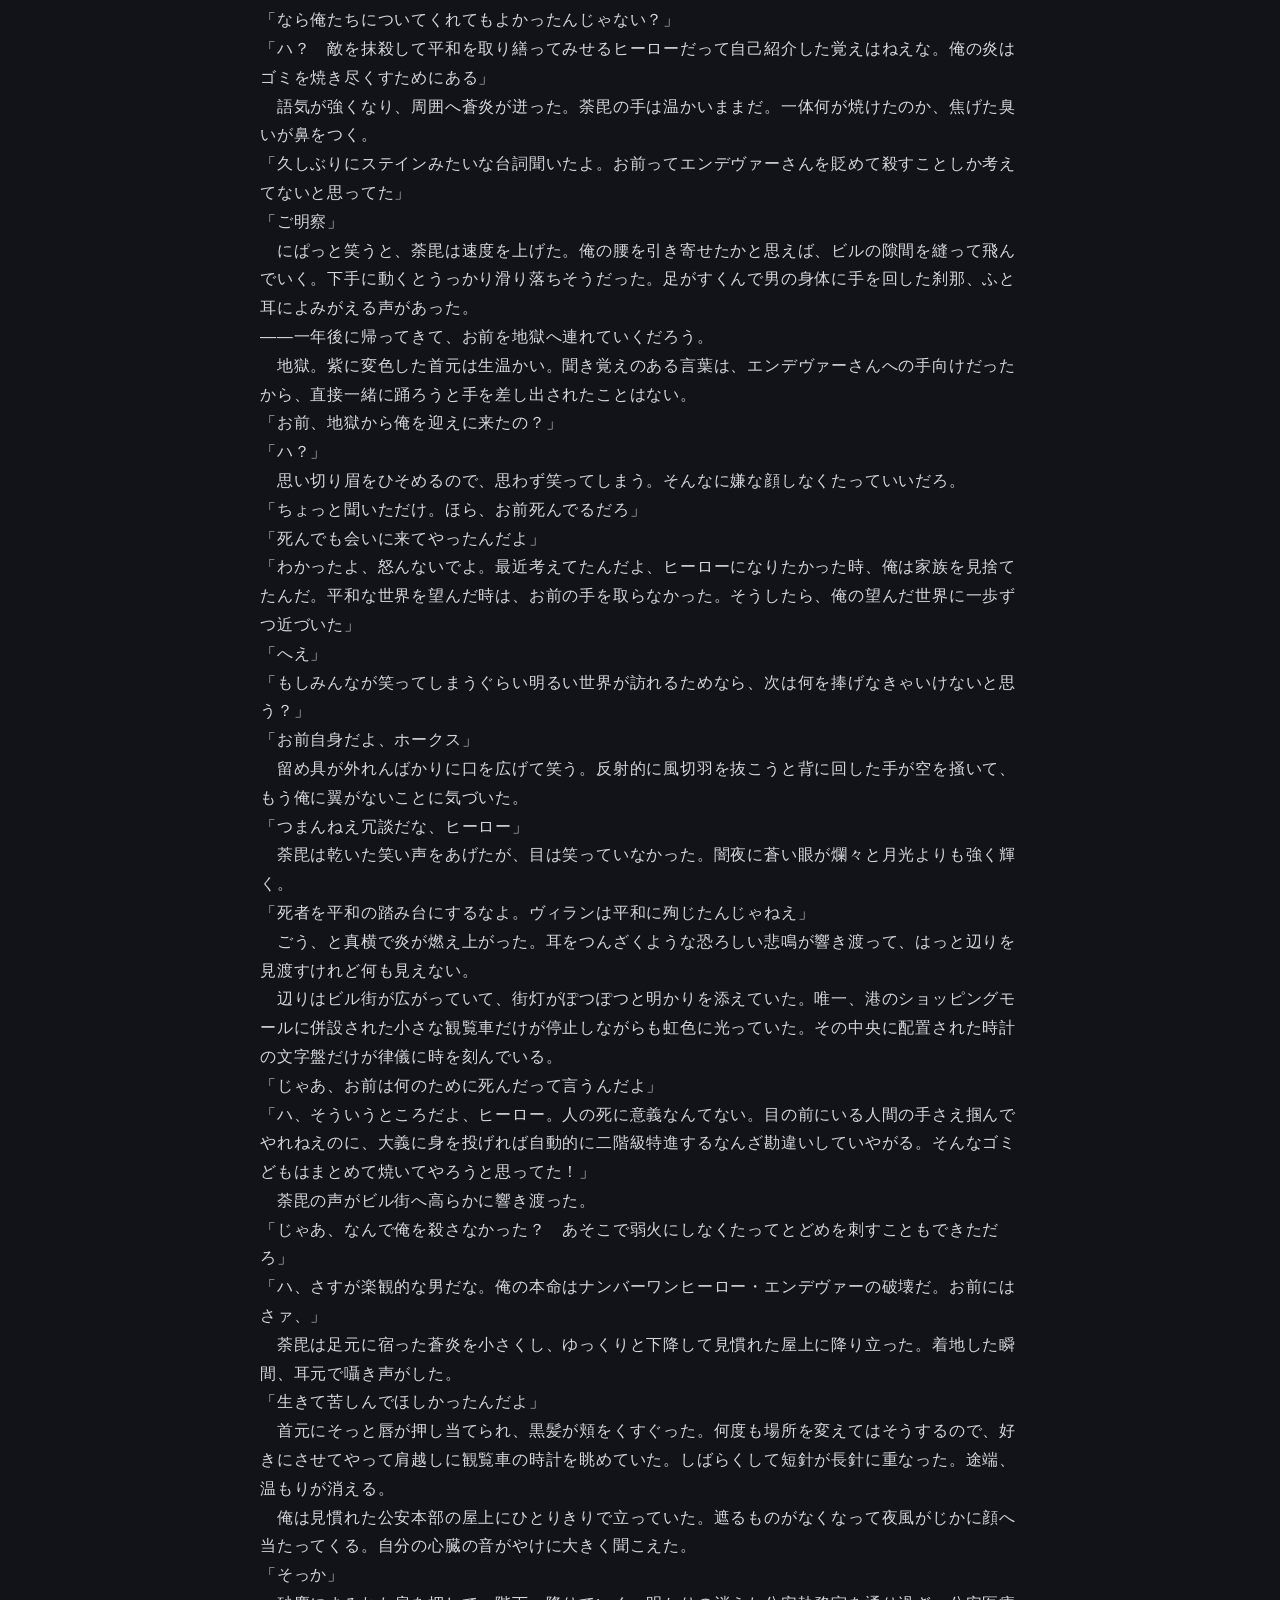
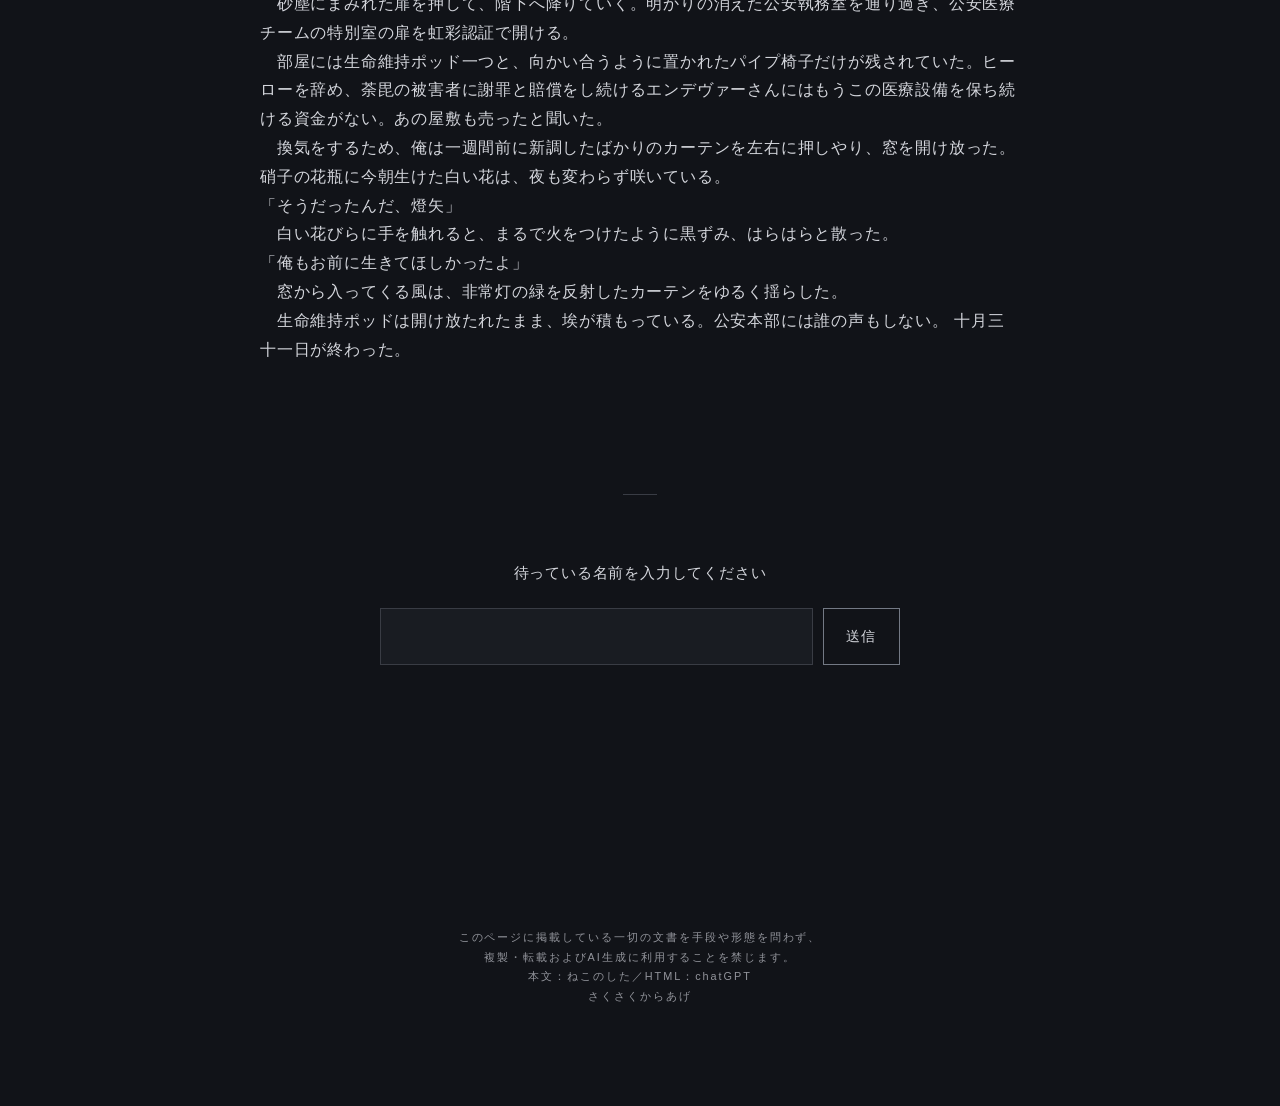
<file: october_31.html>
<!DOCTYPE html>
<html lang="ja">
<head>
  <meta charset="UTF-8">
  <meta name="viewport" content="width=device-width, initial-scale=1">
  <meta name="theme-color" content="#111318">
  <title>ただいまシンデレラ</title>
  <style>
    :root {
      color-scheme: dark;
      --bg: #111318;    
      --text: #d4d6dc;  
      --muted: #92949b;
      --line: #393c44;
      --accent: #8ca9c5;
      --blue-flame: #3b82f6; 
    }
    * { box-sizing: border-box; }
    html { scroll-behavior: smooth; }
    body {
      margin: 0;
      background: var(--bg);
      color: var(--text);
      font-family: -apple-system, BlinkMacSystemFont, "Segoe UI", Roboto, "Helvetica Neue", "Hiragino Kaku Gothic ProN", 
        "ヒラギノ角ゴ ProN W3", Meiryo, "Noto Sans JP", sans-serif;
      line-height: 1.8;
      letter-spacing: .05em;
      overflow-x: hidden;
    }

    /* 青い炎（蒼炎）のフラッシュ演出用オーバーレイ */
    #flame-overlay {
      position: fixed;
      inset: 0;
      background: radial-gradient(circle, rgba(59, 130, 246, 0.4) 0%, rgba(13, 27, 62, 0.8) 60%, rgba(16, 18, 24, 0.95) 100%);
      opacity: 0;
      pointer-events: none;
      z-index: 9999;
      transition: opacity 0.3s ease;
      box-shadow: inset 0 0 120px rgba(59, 130, 246, 0.6);
    }
    #flame-overlay.active {
      animation: flameAnim 1.2s ease forwards;
    }
    @keyframes flameAnim {
      0% { opacity: 0; transform: scale(1.05); }
      30% { opacity: 1; }
      70% { opacity: 0.85; }
      100% { opacity: 0; transform: scale(1); }
    }

    .page {
      width: min(100% - 40px, 760px);
      margin: 0 auto;
      padding: 72px 0 100px;
    }
    header {
      text-align: center;
      margin-bottom: 64px;
    }
    .date {
      color: var(--muted);
      font-family: sans-serif;
      font-size: .72rem;
      letter-spacing: .24em;
    }
    h1 {
      margin: 18px 0 0;
      font-size: clamp(1.45rem, 5vw, 2rem);
      font-weight: 300;
      letter-spacing: .18em;
      font-family: "Times New Roman", "YuMincho", "Hiragino Mincho ProN", "Yu Mincho", "MS PMincho", serif;
    }
    .story {
      font-size: 1rem;
      overflow-wrap: anywhere;
      white-space: pre-wrap;
      transition: opacity 0.4s ease, transform 0.4s ease;
    }
    .story.hidden {
      opacity: 0;
      transform: translateY(10px);
    }
    .story p {
      text-indent: 1em;
      margin: 0 0 2em 0;
    }
    .story .talk {
      text-indent: 0;
    }
     .continuation {
      display: none;
      margin-top: 3em;
      font-size: 1rem;
      white-space: pre-wrap;
      overflow-wrap: anywhere;
      opacity: 0;
      transition: opacity 1s ease;
    }
    .continuation.visible {
      display: block;
      opacity: 1;
    }
   
    .divider {
      width: 34px;
      height: 1px;
      background: var(--line);
      margin: 72px auto 64px;
    }
    .afterword {
      max-width: 520px;
      margin: 0 auto;
      text-align: center;
    }
    .prompt {
      margin: 0 0 22px;
      font-size: .95rem;
    }
    form {
      display: flex;
      gap: 10px;
      width: 100%;
    }
    input {
      flex: 1;
      min-width: 0;
      padding: 13px 14px;
      border: 1px solid var(--line);
      border-radius: 0;
      background: #191c22;
      color: var(--text);
      font: inherit;
      font-size: 16px;
      letter-spacing: .06em;
      outline: none;
    }
    input:focus { border-color: var(--accent); }
    button {
      padding: 12px 22px;
      border: 1px solid #737984;
      border-radius: 0;
      background: transparent;
      color: var(--text);
      font: inherit;
      font-size: .9rem;
      letter-spacing: .12em;
      cursor: pointer;
      transition: background .2s, border-color .2s;
    }
    button:hover {
      background: #252a33;
      border-color: var(--accent);
    }
    #reply {
      min-height: 3.2em;
      margin: 30px 0 0;
      color: var(--accent);
      font-size: 1rem;
      opacity: 0;
      transition: opacity 0.8s ease;
    }
    #reply.visible { opacity: 1; }
    footer {
      margin-top: 84px;
      text-align: center;
      color: var(--muted);
      font-family: sans-serif;
      font-size: .68rem;
      letter-spacing: .18em;
    }
    @media (max-width: 520px) {
      .page { width: min(100% - 32px, 760px); padding-top: 48px; }
      header { margin-bottom: 48px; }
      .story { font-size: .94rem; }
      form { gap: 7px; }
      button { padding-inline: 16px; }
    }
    @media (prefers-reduced-motion: reduce) {
      html { scroll-behavior: auto; }
      *, *::before, *::after { transition-duration: .01ms !important; }
    }

    .door-knock {
      display: block;
      position: relative;
      min-height: 9em;
      margin: 3em auto;
      padding: 2em 0;
      text-align: center;
      color: #a9a9a9;
      font-size: 1.3rem;
      letter-spacing: 0.5em;
      line-height: 2.5;
      opacity: 0;
      filter: blur(12px);
      transform: scale(0.96);
      transition:
        opacity 0.8s ease,
        filter 0.8s ease,
        transform 0.8s ease;
    }

    .door-knock.visible {
      opacity: 0.85;
      filter: blur(0);
      transform: scale(1);
    }

    @media (prefers-reduced-motion: reduce) {
      .door-knock {
        transition: none;
      }
    }

  </style>
</head>
<body>
  <!-- 青い炎のフラッシュ用レイヤー -->
  <div id="flame-overlay"></div>

  <main class="page">
    <header>
      <div class="date">OCTOBER 31</div>
      <h1>ただいまシンデレラ</h1>
    </header>

    <article class="story" id="story-content">
「ヒーロー、おかえり」
　明かりがついているのは妙だと思った。消し忘れたかな、とリビングのドアを開けた瞬間、黒髪の男が振り返って笑いかけてきたから、俺は思わず買い物袋を落とした。フローリングの床へカップ麺がいくつも転がる。
「ハ、喜びのあまりそのよく回る口も動かねえってか？　歓迎されて嬉しいよ」
　LEDの白い光が黒い襤褸のコートをまとうヴィランを照らしている。解放戦線の隊長格、個性〝蒼炎〟をもつ荼毘。俺を最後まで信じてくれなかった手強い男だ。
　いい加減、部屋に勝手に入るのやめろよ。ここ公安が借り上げてるんだよ。ヴィランが常駐してたら変に思われるだろ。
　そう言って肩を小突けたらどれだけ清々しいだろう。でも、そんなことはありえない。
「夢……？」
　俺はふらふらと吸い寄せられるように眉をひそめる荼毘に近づいた。出会った頃、あんなに不気味だった両眼の下の半円形の火傷が懐かしい。
　アラートが鳴り響く生命維持ポッド内で炭と化していた亡骸は、俺がガラスを叩き割っただけで形を崩したほど繊細だったのに、目の前にいる男は、両腕を回せばかろうじて抱きしめられるほど厚い身体をしている。焼けた腕にも生々しい温度があり規則正しく脈打っていた。
「ただいま、荼毘……」
　声は枯れていた。もういくら目を閉じても眠れない。お前が死んでも、解放戦線が瓦解しても、ヒーローが暇を持て余すような世界には程遠くて、俺はずっと何かに追われている気がする。だからって歩みを止める気もないけれど、ここ最近全身が妙に重い。公安内部の情報ボードだらけの作戦室や調度品が飾られた執務室はもちろん、この広い自宅でも、どこにいても休まらない。
「……羽はどうした、ナンバーツー」
　低い声が地響きのように全身へ轟く。
　決戦から一年後、ヴィラン連合の荼毘は裾が焼けた黒いコートを翻し、俺の背を右手で撫でた。



　それは寂しい男の〝個性〟だったと記憶している。ちょうど連合に取り入る直前の案件で、暗殺対象は死ぬ間際、俺の首を絞めながら鬼の形相で呪った。
――これからお前は半年も経たぬうちに最も愛した人間を地獄に落とす。
　俺は躊躇なく風切羽を抜いた。愛？　そんなものは知らない。きっと、あの荒屋で暮らしていた時、隙間から吹き込んでくる風と共にひと欠片も残さず流されてしまったんだろう。
　羽根の先を尖らせ、迷わず男の脊髄に突き立てる。呻き声が上がり、尾が激しく左右に揺れた。 罪悪感はなかった。首から下は滑らかな牛の身体をしている異形型だったせいもあるし、何よりこの男に関わった何人もが変死していたからだ。背中から吹き出る血も厭わず、無言で第二の刃を突き立てる。第三、第四。なかなか息絶えてくれず、俺の羽根が減っていく。これ以上は俺の飛ぶ羽根もなくなって危険だ。数十枚の羽根を切り離し、針の筵にしてやろうとした時だった。
――そして、その人間は、
　男は苦悶の表情を浮かべながら言った。
――一年後に帰ってきて、お前を地獄へ連れていくだろう。
　そう言って事切れた。抵抗はほとんどなかった。あっけない最期を見届け、俺は任務完了のメッセージを送った。
「アイツは何の〝個性〟だったんですか？」
　公安本部に帰ってから俺が尋ねると、皆が頭を左右に振る中で一人が言った。
「小鳥ちゃんさあ、いい加減殺したターゲットに興味を持つのやめな」
「いーじゃないスか、何でも知りたくなる性分なんですよ」
「まあガキの頃からそうだったもんなあ。けど戸籍がなきゃ未登録、知ってるだろ？　異形型のコミュニティは情報が錯綜するし、噂話じゃ信憑性が低い。そもそも誰も正確に知らないだろうね、孤立死したヴィランの個性なんか」



「ひでえなァ、こんなに焼けちまって。いったい誰と踊ったんだ？　ずいぶん仲良くしたらしいな」
「よく言うよ、半分以上はお前のせいだろ」
　身体を離せば、一年前に死んだはずの男は片方の眉を跳ね上げ、フンと鼻を鳴らした。
「炎熱個性なら誰でもいいってか」
「何の話？　俺の個性因子が爛れたのはお前に焼かれたせいだ」
「へえ、説明ありがとう。よく分かったよ、お前の潜入捜査もむなしく最終決戦でヒーローが負けたってことが」
　夢見心地だった気分は一気に吹っ飛んだ。初めて会った頃と同じ外見とは裏腹に、この男は俺がスパイだと知っている。
　まじまじと火傷だらけの顔を見つめれば、満足そうに焼けた顎を撫でている。火傷痕はまだ目の下まで繋がっていない。
「ハハッ、ヴィラン天下の世を這いずり回って生きる気分はどうだ？」
「……最悪だよ」
　俺はカップ麺を拾い上げて戸棚にしまい、買い物袋を畳んで鞄に入れた。それを眺めていた男は、食卓の椅子を引いて座り込んだ。長い脚を乱暴に振りかざして組み、斜に構えた姿勢でテーブルに頬杖をついた。
「あのリーダーにまともな治世ができるとはな。お前の望む平和だったか？」
　黙ってスーツを脱いでいると、荼毘は真顔になった。
「あいつも死んだか。あの顔のねえジジイは？」
「いないよ」
「へえ、じゃあ誰がトップに立った？　ミスターがしぶしぶあいつらをまとめてんのか？　まさかスピナーじゃねェよな」
　冗談を飛ばした後、決まって喉奥で笑うのが懐かしい。蒼い光を湛えた瞳がきゅっと細くなってくたびれた俺を写す。
「なァ一般市民様、そろそろ本当のことを教えてくれよ。俺が死んだ後どうなったか」
　脚が大げさに組み替えられ、机を叩く指先のリズムが速くなる。荼毘は笑いながら、ずっと俺の表情を観察していた。
「エンデヴァーは死んだろ？　ショートはどうなった。ハハ、両方しぶとく生き永らえてんのか。あの屋敷から息子の仏壇は撤去されたか？」
　ああ。俺はネクタイを洗濯籠に放り込んだ。この男は何も知らないんだ。黒髪で火傷の広がっていない姿をしていた、群訝山荘で俺と対峙する前のまま、決戦時のことは何一つ知らない。なのに俺のことと自分が死んだことは知っている。
「仏壇は綺麗だよ。いつ行っても花が生けてある」
「ふうん、死人には目をかけてやれるんだな」
「そういう言い方はよくないだろ」
「憧れの人を悪く言うなってか？　すっかり物わかりがよくなっちまって。かわいそうになァ」
　荼毘は嘲笑うでも哀れむでもなく、なにか可愛らしいものを眺めるような表情をしていた。調子が狂う。コイツはこんなに優しい顔をしていたっけ。
　返事に迷っていると、胸元のスマホが鳴り始めた。取り出した画面には「10/31 23:45」の表示の下へ「目良さん」と浮かんでいる。一瞬ためらってから「拒否」へスライドさせれば、まるで画面を覗き見たように荼毘が微笑んだ。
「とりゃよかったのに」
「なんで？」
「俺がいることを話さなくてよかったのか？　公安だろ」
　そう言うと、ベランダの向こうへ視線がそれた。つられて見れば、カーテンは全開でガラスにリビングが反射して映り込んでいたけれど、俺しか映っていなかった。左を向くと、椅子に腰掛けた男の横顔が見える。爛れた肌がめくれて血が滲んでいるのまでくっきりと。少し身じろぎするだけで耳に大量についた金属製のイヤーカフが電灯を反射する。長い睫毛の下で、明け方の空を閉じ込めたような蒼い瞳が瞬いた。
「話さなくていいんだ。俺は今、自由だから」
　シャツを脱ごうとしたところで、ふいにノックの音がした。<div id="door-knock" class="door-knock" aria-hidden="true"></div>時計はもう二十三時を過ぎており、宅配を頼んだ覚えもない。何かの物音と聞き違えたかと耳を澄ませば、ドンドンドン、とより強くなった。
「こんな夜更けに愉快なお客様じゃねえか。俺が開けてやろうか」
「いいよ、自分で開ける」
　念のためにドアスコープを覗いたが、ごみでも飛んできて貼り付いているのか蒼くて何も見えない。羽根を一枚ドアの隙間から外へ滑らせられたらよかったけど仕方ない。ドアノブに手をかけようとした時だった。
「開けろよ」
　苛立った男の声がして振り返ると、当の本人は椅子に腰掛けたまま口を引き結び腕を組んでいた。
「お前、今なんか言った？」
「何も。何か聞こえたか」
「いや、お前の声で開けろって聞こえた気がしただけ」
「ハッ、空耳だろ」
　男の口元は笑っていたが、ドアを睨みつけるように立ち上がった。
「ここから出るか」
　荼毘はガラス戸を開けて月を見上げた。秋の雲の隙間から眩い光がかろうじて見える。
「そう時間もねえし、諦めて帰るだろうな」
「時間？」
「こっちの話だ。焼いたお詫びに飛んでやるよ」
　夜風を受けて黒い衣がはためいた。差し出された手を取れば、たしかに熱い。拍動が伝わってくる。一体なんなんだお前は。そう尋ねる暇もなく、男は俺の手を引いてベランダから夜空へ飛びあがった。
　男の飛び方は乱暴だった。俺と腕一本でしかつながっていないのに、気圧も気流も気にせず上昇する。あっという間にビル街がミニチュアサイズへ変わり、周囲に雲が浮かび星空が近づく。頻繁に乱高下しては、雲に突っ込んでシャツが濡れた。布がまとわりついて不快だし冷たい。
「お前、フライト下手になった？」
「絶好調だ。ご不満か？」
「そうじゃないけど……何かを避けてるみたいだから」
　一拍おいて、「何を？　今さら世間の目を？」と涼しい声が返ってきた。
「俺は気にならねえな。お前が裏切らなきゃ羽の代わりになってやらねえこともなかった」
「ありがたいお言葉だけど、オール・フォー・ワンの前でもなってくれた？」
「ああ、もちろん。いつだって気が向けばな、ナンバーツー」
　月光を背に微笑み返したらしい男の黒い顔を見つめ返す。焼けた長い裾をひらめかせ初めて声をかけてきた頃の、何者でもないヴィランの姿が懐かしい。
　お前の命令で剛翼をほうぼうに放って、俺が飛べなくなった時しか気が向かなかったくせに。そう口にするのをやめて、俺はつとめて明るい声を出した。
「あのさ、今年のヴィラン犯罪件数、また前年より減少したんだ。記録更新」
「おめでとう、ヒーロー」
「アハハ、お前に言うことじゃなかったな。皮肉にしか聞こえない」
「本心だ」
　男がにやりとした拍子に唇の端の留め具がきらめいた。
「いいじゃねえか、決戦で汚えヒーローどもがこぞって正義に殉じたもんだからようやくマシになったんだろ。誰かを犠牲にする偽りの平和なんざ、いつか瓦解する。勘違いしないでくれよ、俺はハナからあの顔なしジジイが創る犯罪大国の片棒を担ぐつもりなんかなかったんだ」
「なら俺たちについてくれてもよかったんじゃない？」
「ハ？　敵を抹殺して平和を取り繕ってみせるヒーローだって自己紹介した覚えはねえな。俺の炎はゴミを焼き尽くすためにある」
　語気が強くなり、周囲へ蒼炎が迸った。荼毘の手は温かいままだ。一体何が焼けたのか、焦げた臭いが鼻をつく。
「久しぶりにステインみたいな台詞聞いたよ。お前ってエンデヴァーさんを貶めて殺すことしか考えてないと思ってた」
「ご明察」
　にぱっと笑うと、荼毘は速度を上げた。俺の腰を引き寄せたかと思えば、ビルの隙間を縫って飛んでいく。下手に動くとうっかり滑り落ちそうだった。足がすくんで男の身体に手を回した刹那、ふと耳によみがえる声があった。
――一年後に帰ってきて、お前を地獄へ連れていくだろう。
　地獄。紫に変色した首元は生温かい。聞き覚えのある言葉は、エンデヴァーさんへの手向けだったから、直接一緒に踊ろうと手を差し出されたことはない。
「お前、地獄から俺を迎えに来たの？」
「ハ？」
　思い切り眉をひそめるので、思わず笑ってしまう。そんなに嫌な顔しなくたっていいだろ。
「ちょっと聞いただけ。ほら、お前死んでるだろ」
「死んでも会いに来てやったんだよ」
「わかったよ、怒んないでよ。最近考えてたんだよ、ヒーローになりたかった時、俺は家族を見捨てたんだ。平和な世界を望んだ時は、お前の手を取らなかった。そうしたら、俺の望んだ世界に一歩ずつ近づいた」
「へえ」
「もしみんなが笑ってしまうぐらい明るい世界が訪れるためなら、次は何を捧げなきゃいけないと思う？」
「お前自身だよ、ホークス」
　留め具が外れんばかりに口を広げて笑う。反射的に風切羽を抜こうと背に回した手が空を掻いて、もう俺に翼がないことに気づいた。
「つまんねえ冗談だな、ヒーロー」
　荼毘は乾いた笑い声をあげたが、目は笑っていなかった。闇夜に蒼い眼が爛々と月光よりも強く輝く。
「死者を平和の踏み台にするなよ。ヴィランは平和に殉じたんじゃねえ」
　ごう、と真横で炎が燃え上がった。耳をつんざくような恐ろしい悲鳴が響き渡って、はっと辺りを見渡すけれど何も見えない。
　辺りはビル街が広がっていて、街灯がぽつぽつと明かりを添えていた。唯一、港のショッピングモールに併設された小さな観覧車だけが停止しながらも虹色に光っていた。その中央に配置された時計の文字盤だけが律儀に時を刻んでいる。
「じゃあ、お前は何のために死んだって言うんだよ」
「ハ、そういうところだよ、ヒーロー。人の死に意義なんてない。目の前にいる人間の手さえ掴んでやれねえのに、大義に身を投げれば自動的に二階級特進するなんざ勘違いしていやがる。そんなゴミどもはまとめて焼いてやろうと思ってた！」
　荼毘の声がビル街へ高らかに響き渡った。
「じゃあ、なんで俺を殺さなかった？　あそこで弱火にしなくたってとどめを刺すこともできただろ」
「ハ、さすが楽観的な男だな。俺の本命はナンバーワンヒーロー・エンデヴァーの破壊だ。お前にはさァ、」
　荼毘は足元に宿った蒼炎を小さくし、ゆっくりと下降して見慣れた屋上に降り立った。着地した瞬間、耳元で囁き声がした。
「生きて苦しんでほしかったんだよ」
　首元にそっと唇が押し当てられ、黒髪が頬をくすぐった。何度も場所を変えてはそうするので、好きにさせてやって肩越しに観覧車の時計を眺めていた。しばらくして短針が長針に重なった。途端、温もりが消える。
　俺は見慣れた公安本部の屋上にひとりきりで立っていた。遮るものがなくなって夜風がじかに顔へ当たってくる。自分の心臓の音がやけに大きく聞こえた。
「そっか」
　砂塵にまみれた扉を押して、階下へ降りていく。明かりの消えた公安執務室を通り過ぎ、公安医療チームの特別室の扉を虹彩認証で開ける。
　部屋には生命維持ポッド一つと、向かい合うように置かれたパイプ椅子だけが残されていた。ヒーローを辞め、荼毘の被害者に謝罪と賠償をし続けるエンデヴァーさんにはもうこの医療設備を保ち続ける資金がない。あの屋敷も売ったと聞いた。
　換気をするため、俺は一週間前に新調したばかりのカーテンを左右に押しやり、窓を開け放った。硝子の花瓶に今朝生けた白い花は、夜も変わらず咲いている。
「そうだったんだ、燈矢」
　白い花びらに手を触れると、まるで火をつけたように黒ずみ、はらはらと散った。
「俺もお前に生きてほしかったよ」
　窓から入ってくる風は、非常灯の緑を反射したカーテンをゆるく揺らした。
　生命維持ポッドは開け放たれたまま、埃が積もっている。公安本部には誰の声もしない。 十月三十一日が終わった。 

    </article>

    <div class="divider" aria-hidden="true"></div>

    <section class="afterword" aria-label="メッセージ">
      <p class="prompt">待っている名前を入力してください</p>
      <form id="name-form">
        <input
          id="name-input"
          type="text"
          autocomplete="off"
          aria-label="名前"
        >
        <button type="submit">送信</button>
      </form>
      <p id="reply" role="status" aria-live="polite"></p>
    </section>

    <article class="continuation" id="continuation" aria-hidden="true">
　どれだけ急いでも、二人で過ごした冬はあっという間にやって来て、身を切るような寒さを懐かしんでいるころ別れた春が来て、寂しさに身を焦がしているとお互いを知らない夏が来る。入道雲が浮かぶ青空や照りつける太陽に男の姿を見つけることはできない。
　ああ、熱くて肌が焼けているみたいだ。汗をぬぐうたび、寒空の下で男が口の端から白煙を上げていたのを思い出す。夏はどうやって過ごしていたの、身体はどうやって冷やしたの。もう、答えどころか「さァな」とはぐらかすそっけない返事でさえ永遠に返っては来ない。
「……ァ……ハァ……」
　息が苦しい。夏は俺どうしてたっけ。そうだ、猛暑で干上がる花瓶の水を換える頻度が少なくなった頃、路地裏や夜の波止場へつい視線がいくようになっていた。蠢く人影を見とめ、ありえないとわかっているけれど、振り返るまで待ってしまう。そうして街灯に照らされ浮かび上がる見知らぬ顔に、冷水を浴びせられたようになって走り去る。
　それを何度繰り返したかはわからない。俺は個性カウンセリングを必須にしたし、英雄養成校として〝個性〟を伸ばす学校を複数作ったし、ヴィランの社会復帰支援制度を設けた。
「……ァ……ガ……」
　あとなんだっけ？　そう、タルタロスのテコ入れもした、とにかくヒーローが暇を持て余す世界のために働いている。ああ、でも無個性者への支援がまだだ。 俺のしたことって全部、〝個性〟ありきの政策だから――。
「ざまあねえな、ホークス」
　頭上から降ってきた冷ややかな声が俺の思考を一閃する。顔は見えない。帰宅途中、不意を突かれて路地裏に引っ張り込まれたから正確には分からないけれど、倒れる前に一瞬だけ見えた姿は、街に溢れる普通の市民だった。ただ、目に一切温度がなかった。 
　頬に触れるコンクリートの床の冷たさは、脇腹の鈍い痛みを和らげてくれる。刺された傷口を押さえる左手は血でぬるついて、右手は爪を立てても滑ってしまい、上体を起こすことさえできない。
「一生をかけて選民思想をより盛り立てられてさぞ満足だろうな」
「なん、の、話……」
「あんたの話だよ。英雄ランキング、三十周年おめでとう」
「英、雄は……選民なん、か……」
「選民なんかしてないって？　そりゃあんたの頭の中ではな。英雄ランキングは市民も善行すればヒーロー気分になれる、ありがたい救済措置だ。オールマイト気分を味わいたけりゃ切磋琢磨して善行を積み、ナンバーワンを目指せばいいわけだ。だけど、一般市民がそんなお利口さんなワケがねえだろ？　実際は自分より下位の市民を見て嘲笑うだけ。番付に載らねえ市民は低能の烙印を押される」
　そう言って喉奥で笑うのが癇に障った。そこが似ているからって何だって言うんだ。むしろヴィラン同士似ていてしかるべきだ。なのに、荼毘とは全く違うような気がした。アイツの方がもう少し冷静で、その声の奥にひどく寂しいのに無理やり差し出されたような温もりを感じるのだと反論したくなる。
「ヒーローなら勝ち組エリートの争いを画面越しに眺めているだけで済んだのに、市民まで枠を広げて何が『〝個性〟がなくても英雄になれる』だよ。そんなに市民にもランク付けしたかったのか？　それとも〝剛翼〟を失ってもまだナンバーワンを狙いたかったとか？」
　そんなつもりなんてなかった。俺は初めからナンバーワンになんてなれなくてよかったんだ。ただみんなが少しだけお互いを思える社会にしたかっただけ。
「よく考えろよ。無個性は〝個性〟を上回る働きができるか？　無理だ。あんたらはヒーローアイテムを使えばいいって簡単に言いやがるが、そんな高価なもの買えるわけがない。低ランク無個性は人生詰みだ、おれみたいなさ」
　そっか。そうなるよな。話には聞いてたんだけどさ。低ランク無個性でも、委員長になれば人がついてきてくれるんだ。だから、俺だって協力があってこそ改革を進められたんだよ。その代わり協力を得られるように、剛翼があった時以上に休みなく動いた。我ながら頑張ったよ――そうは思ってもらえない？
「まあシンデレラ・ストーリーをお持ちの公安委員長サマにはわからねえよな。ぜーんぶ実力で這い上がってきたもんな、皆だって頑張ればできるのに、できないFラン市民が悪いんだよな。……よっと」
　突然、上から液体が降ってきた。床に倒れ伏したまま、ばしゃばしゃと何かを浴びせかけられる。たちまち衣服にしみこんだツンとした臭いに、背筋が凍った。
「その失敗作に殺されるってどんな気分？」
　前髪をひっつかまれて無理やり顔を上げさせられ、灯油缶から直接口にも注がれる。たちまち強烈な苦みが口内に広がり吐き戻したが、いくらかは食道まで入ったらしく喉が焼けるようだった。おそらくガソリンだ。
「せいぜい苦しめ、ホークス」
　火のついたライターとともに俺に向けられた邪悪な笑みで、瞼の裏にあの男の姿を描けたのが唯一の救いだった。ほら、やっぱり全然違う。



      
　どれほど時間が経ったのだろう。俺は意外としぶとかったらしい。暗闇の中、血のこびりついた両手をついて、のろのろと起き上がる。アイツは二度焼けても死ななかったんだ、俺だって生還できるかもしれない。
　それに、今からでも遅くない。無個性者の支援政策を打ち立てるんだ。バックアップしてくれる企業を募集して、予算をもぎ取って資金調達しないと。
「かわいそうに。ここまで来ちまうなんて、そのご立派な奴隷精神に恐れ入るなァ」
　声の方を向くと、暗闇の中で蒼い炎が煌々と燃えていた。夜更けなのか辺りは真っ暗で何も見えないけれど、大人を一人覆えるほどの高さで燃えている炎だけが俺を照らしてくれていた。その向こうからもう一度、よく知った声がした。
「お前は魔法をかけられて王族のいる城に向かったつもりだが、実際はまだ物置に閉じ込められたまま、こき使われて死んだ哀れな娘だ」
「さっきの見てたんだ」
「ああ、見てたさ。妙に冷めた目の男が、自分の不運を嘆いてお前に八つ当たりするのをな」
　そういう風に言うなよ。お前だってそうだったんだろ、と言いかけて、言葉を飲み込んだ。
　コイツは荼毘だ。さっきの男とは全然違う。よかった、また会えた。俺は震えそうな唇を引き結んで、それから何でもない風を装って尋ねた。
「お前、どこから見てたの」
　今まで荼毘の気配はしなかった。あの日から待ち焦がれた一年後の十月三十一日だって、リビングの扉を開けても明かりはついていなかった。何年経っても、あの家に男は帰ってこなかったのに。
「ずうっと前からだよ、ホークス」
　笑いを含んだ声が聞こえてくる。あの蒼い目を見開いて、口端を吊り上げながら笑っているに違いなかった。
　それエンデヴァーさんにも言ってただろ。お前、いつも他人のことばっかり見てるんだ。だから、羽根が減ってないかとか風切り羽はどうしたとか、公安の極秘任務直後に指摘されるのが嫌いだったよ。自分の火傷痕が広がっていくのは気づかないふりをしてるくせに。
「あのさ、俺もそっちにいってもいい？」
　しばらく間が開いた。荼毘は珍しく思案しているようだった。解放戦線時代は俺の提案に対してすぐに承諾せず熟慮するきらいがあったけれど、自分から声をかけてくる時はいつも決断が速かった。静寂の中、ぱちぱちと蒼い火の粉が飛び散る音だけが耳をくすぐる。
「止血も済んでるし、火傷は――あとで集中治療室に入るかもしれないけど、今は何とか動けそうなんだ」
　痛みは不思議とない。この男と言葉を交わせる高揚感が、痛みを上回っているに違いなかった。
　蒼炎の向こうで黒い影が揺れた。破れた長い裾がはためいているようにも見える。前回は勝手に家へ上がり込んでいたのに、今回は姿を見せてくれないらしい。
　俺から一歩踏み出せば、突如蒼炎が勢いを増した。熱波をまともに受け、後退する。炎の向こうにいる影は、人間にしては歪な形をしていた。
「どんな姿でもいいよ。空だって一緒に飛べなくていい。俺だって老けたし、昔の姿じゃなくてもいい。看取った時の姿でもいいから、お前の姿が見たいんだ」
　火の粉を撒き散らし、激しく燃えていた蒼炎が静かにおさまり始めた。
「なら、こっちに来て、」
　低い声とともに蒼炎の中から腕が伸びてきた。枯れ枝のように細く、黒く炭化した不気味な腕が、炎に照らされて蒼く光っている。
　この腕にむごく焼かれたはずなのに、萎れて黒ずんだ花の最後のひとひらのように寂しく映る。俺はずっと平和な世界を望んで走ってきたはずなのに、やっぱりこの腕をとるために生まれてきたような気がした。
「俺と一緒に踊ってくれよ、ヒーロー」
　炎の中から声が響いた。 揺らめく陽炎の隙間から輝く海をすくいとったように蒼い眼が俺を映す。その瞳の中に、くたびれたスーツを着て血まみれで土気色の顔をした自分の姿を見つけた。
「制限時間はいつまで？」
「靴の踵がすり減るまで」
「不穏～」
　そう笑ってやれば、黒い指先が所在なさげに丸まり、わずかに腕が引っ込んだような気がした。紫に変色した火傷痕を縫い留めた青白い肌が重なって見えた。
「燈矢、俺もうずっと前からヒーローなんかじゃないんだよ」
　ぱちんと一際大きく火の粉が弾ける。それが放物線を描いて闇へ落下し光を失った時、俺は迷わずその手を取って蒼い炎の中へ飛び込んでいった。

    </article>
    
    <footer><br><br><br><br><br>このページに掲載している一切の文書を手段や形態を問わず、<br>複製・転載およびAI生成に利用することを禁じます。<br>
      本文：ねこのした／HTML：chatGPT<br>さくさくからあげ<br></footer>
  </main>

  <script>
    const form = document.getElementById("name-form");
    const input = document.getElementById("name-input");
    const reply = document.getElementById("reply");
    const overlay = document.getElementById("flame-overlay");
    const story = document.getElementById("story-content");

    form.addEventListener("submit", (event) => {
      event.preventDefault();

      const name = input.value.trim();
      const specialNames = ["荼毘", "轟燈矢", "燈矢"];
      const isMatch = specialNames.includes(name);

      // まずメッセージを一旦リセット
      reply.classList.remove("visible");

      if (isMatch) {
        // 【正解の演出】本文が一瞬消え、青い炎の光が走り、元に戻る
        story.classList.add("hidden");
        overlay.classList.add("active");

        setTimeout(() => {
          story.classList.remove("hidden"); // 本文が戻る
        }, 600);

        setTimeout(() => {
          overlay.classList.remove("active"); // 炎が消える
        }, 1200);

        // 演出の少し後にメッセージを表示
        setTimeout(() => {
          reply.textContent = "Match found その人は、あなたの傍にいます。";
          reply.classList.add("visible");
        }, 800);

　　　　// 隠された続きの文章を表示
        setTimeout(() => {
          const continuation = document.getElementById("continuation");
          continuation.classList.add("visible");
          continuation.setAttribute("aria-hidden", "false");
          continuation.scrollIntoView({ behavior: "smooth", block: "start" });
        }, 800);
        
      } else {
        
        // 【不正解の場合】通常通りエラーメッセージを出すだけ
        reply.textContent = "error 申し訳ございません。対象はあちらに存在しません。";
        requestAnimationFrame(() => {
          requestAnimationFrame(() => reply.classList.add("visible"));
        });
      }

    });

    // スクロール位置に合わせて「どん」を増やし、通り過ぎると消す
    const doorKnock = document.getElementById("door-knock");

    const knockStages = [
      "どん",
      "どん　どん",
      "ただいま",
      "どんどんどんどん",
      "どんどんどんどんどんどんどんどんどんどん",
      "開けろよ、鷹見啓悟"
    ];

    let knockTicking = false;

    function updateDoorKnock() {
      const rect = doorKnock.getBoundingClientRect();
      const viewportHeight = window.innerHeight;
      const isInView = rect.bottom > 0 && rect.top < viewportHeight;

      if (isInView) {
        // 画面の下から入り、上へ抜けるにつれて音を増やす
        const progress = Math.min(
          0.999,
          Math.max(0, (viewportHeight - rect.top) / (viewportHeight + rect.height))
        );
        const stage = Math.min(
          knockStages.length - 1,
          Math.floor(progress * knockStages.length)
        );

        doorKnock.textContent = knockStages[stage];
        doorKnock.classList.add("visible");
      } else {
        doorKnock.classList.remove("visible");
      }

      knockTicking = false;
    }

    function requestKnockUpdate() {
      if (!knockTicking) {
        knockTicking = true;
        requestAnimationFrame(updateDoorKnock);
      }
    }

    window.addEventListener("scroll", requestKnockUpdate, { passive: true });
    window.addEventListener("resize", requestKnockUpdate);
    updateDoorKnock();

  </script>
</body>
</html>
</file>
<file: style.css>
@charset "UTF-8";
:root {
  --paper: #e9e8df;
  --paper-light: #f2f1e9;
  --ink: #29352f;
  --muted: #737c70;
  --line: #c9cbbf;
  --forest: #34483e;
  --forest-deep: #26382f;
  --accent: #b27c4e;
  --serif: "Yu Mincho", "Hiragino Mincho ProN", "Noto Serif JP", serif;
  --sans: "Yu Gothic", "Hiragino Kaku Gothic ProN", "Noto Sans JP", sans-serif;
}
* { box-sizing: border-box; }
html { scroll-behavior: smooth; }
body { margin: 0; background: var(--paper); color: var(--ink); font-family: var(--sans); line-height: 1.8; -webkit-font-smoothing: antialiased; }
body, button, input { font-family: var(--sans); }
a { color: inherit; text-decoration: none; }
button, input { font: inherit; }
button { cursor: pointer; }
[hidden] { display: none !important; }
.sr-only { position: absolute; width: 1px; height: 1px; padding: 0; margin: -1px; overflow: hidden; clip: rect(0,0,0,0); white-space: nowrap; border: 0; }
.skip-link { position: absolute; z-index: 1000; top: 8px; left: 8px; padding: 8px 14px; background: #fff; color: #111; transform: translateY(-150%); }
.skip-link:focus { transform: translateY(0); }
.site-header { height: 88px; padding: 0 clamp(22px, 6vw, 94px); display: flex; align-items: center; justify-content: space-between; border-bottom: 1px solid rgba(41,53,47,.13); position: relative; z-index: 20; }
.brand { display: inline-flex; align-items: center; gap: 12px; }
.brand-mark { width: 38px; height: 38px; display: grid; place-items: center; border: 1px solid var(--forest); color: var(--forest); font-family: var(--serif); font-size: 19px; }
.brand-name { display: flex; flex-direction: column; line-height: 1.35; }
.brand-name strong { font-family: var(--serif); font-size: 17px; font-weight: 600; letter-spacing: .13em; }
.brand-name small { color: var(--muted); font-size: 8px; letter-spacing: .2em; }
.main-nav { display: flex; align-items: center; gap: clamp(20px, 3vw, 48px); font-size: 12px; letter-spacing: .08em; }
.main-nav a { transition: opacity .2s ease; }
.main-nav a:hover { opacity: .55; }
.main-nav .nav-contact { border: 1px solid var(--forest); padding: 10px 16px; }
.main-nav .nav-contact span { margin-left: 12px; }
.menu-toggle { display: none; }
.hero { min-height: 600px; height: min(690px, calc(100svh - 88px)); position: relative; overflow: hidden; display: flex; align-items: center; padding: 0 clamp(28px, 12vw, 180px); background: #e5e5d9; }
.hero-copy { position: relative; z-index: 3; margin-top: -12px; }
.eyebrow, .section-kicker { color: #687568; font-size: 9px; letter-spacing: .2em; font-weight: 600; }
.eyebrow { display: flex; align-items: center; gap: 10px; margin: 0 0 28px; }
.eyebrow span { width: 22px; height: 1px; background: var(--accent); }
.hero h1 { margin: 0; font-family: var(--serif); font-size: clamp(42px, 5.3vw, 72px); font-weight: 500; line-height: 1.48; letter-spacing: .13em; }
.hero-lead { margin: 24px 0 30px; color: #657066; font-size: 12px; letter-spacing: .09em; line-height: 2.2; }
.text-link { display: inline-flex; align-items: center; gap: 30px; padding-bottom: 7px; border-bottom: 1px solid #7e887a; font-size: 11px; letter-spacing: .08em; }
.text-link span { font-size: 15px; }
.hero-landscape { position: absolute; top: 0; right: 0; width: 57%; height: 100%; overflow: hidden; background: linear-gradient(155deg, #e2e3d8 0%, #c8d0c2 48%, #8a9a88 100%); }
.hero-landscape::before { content: ""; position: absolute; inset: 0; background: linear-gradient(90deg, rgba(229,229,217,.98) 0%, rgba(229,229,217,.35) 24%, transparent 56%), linear-gradient(0deg, rgba(30,51,40,.24), transparent 54%); z-index: 2; }
.sun-disc { position: absolute; width: 138px; height: 138px; right: 26%; top: 14%; border-radius: 50%; background: rgba(232,220,183,.68); filter: blur(1px); }
.mountain { position: absolute; width: 120%; left: -10%; bottom: 0; clip-path: polygon(0 100%, 0 65%, 13% 48%, 22% 58%, 38% 20%, 49% 47%, 62% 28%, 76% 61%, 89% 43%, 100% 62%, 100% 100%); }
.mountain-back { height: 67%; background: #a7b5a3; opacity: .68; transform: translateY(-35px) scale(1.04); }
.mountain-mid { height: 54%; background: #718875; opacity: .84; clip-path: polygon(0 100%,0 48%,16% 34%,27% 54%,43% 13%,55% 45%,69% 25%,82% 51%,100% 39%,100% 100%); }
.mountain-front { height: 38%; background: #405d4a; clip-path: polygon(0 100%,0 55%,14% 39%,27% 64%,43% 26%,57% 54%,71% 17%,83% 53%,100% 34%,100% 100%); }
.forest-line { position: absolute; z-index: 1; bottom: 0; width: 100%; height: 20%; background: repeating-linear-gradient(102deg, transparent 0 20px, rgba(28,54,39,.42) 21px 24px, transparent 25px 39px); clip-path: polygon(0 100%,0 55%,4% 20%,8% 65%,12% 5%,16% 61%,20% 24%,25% 68%,29% 13%,34% 73%,38% 28%,43% 69%,47% 8%,52% 63%,56% 18%,61% 67%,65% 12%,70% 69%,74% 29%,79% 62%,84% 7%,89% 69%,94% 26%,100% 60%,100% 100%); }
.landscape-caption { position: absolute; bottom: 30px; right: clamp(22px, 5vw, 72px); z-index: 4; color: rgba(245,245,235,.8); font-size: 8px; letter-spacing: .2em; }
.landscape-caption span { margin-right: 14px; color: #f0dfbd; }
.hero-side-note { position: absolute; right: 24px; top: 50%; transform: translateY(-50%); writing-mode: vertical-rl; font-size: 8px; letter-spacing: .22em; color: #748075; }
.hero-side-note span { padding: 12px 0; }
.section-wrap { width: min(1100px, calc(100% - 56px)); margin-inline: auto; }
.intro-section { padding-top: 128px; padding-bottom: 126px; }
.section-kicker { display: flex; align-items: center; gap: 18px; }
.section-kicker span { color: #a0a494; font-size: 8px; }
.intro-grid { display: grid; grid-template-columns: 1fr 1fr; gap: 9%; align-items: center; margin-top: 42px; }
.intro-grid h2, .section-heading h2, .guide-grid h2, .check-heading h2 { font-family: var(--serif); font-size: clamp(30px, 3.3vw, 42px); line-height: 1.7; font-weight: 500; letter-spacing: .12em; margin: 0; }
.intro-grid h2 em { color: #758573; font-style: normal; }
.intro-text { color: #687168; font-size: 12px; line-height: 2.4; letter-spacing: .04em; max-width: 440px; }
.intro-text p { margin: 0 0 14px; }
.concept-strip { margin-top: 82px; display: grid; grid-template-columns: repeat(3, 1fr); border-top: 1px solid var(--line); border-bottom: 1px solid var(--line); }
.concept-strip article { padding: 27px 28px 30px 0; }
.concept-strip article + article { border-left: 1px solid var(--line); padding-left: 28px; }
.concept-number { color: #a3a997; font-family: var(--serif); font-size: 11px; }
.concept-strip h3 { margin: 12px 0 4px; font-family: var(--serif); font-size: 16px; font-weight: 500; letter-spacing: .08em; }
.concept-strip p { margin: 0; color: #778075; font-size: 10px; }
.rooms-section { background: #dedfd4; padding: 110px 0 116px; }
.section-heading { display: flex; align-items: end; justify-content: space-between; margin-bottom: 42px; }
.section-heading h2 { margin-top: 18px; }
.section-heading > p { margin: 0 0 7px; color: #7a8377; font-size: 11px; line-height: 2.1; }
.room-grid { display: grid; grid-template-columns: 1fr 1fr; gap: 28px; }
.room-card { min-width: 0; }
.room-visual { height: 310px; position: relative; overflow: hidden; background: #8c9b87; }
.room-visual-one { background: linear-gradient(130deg, #aab4a0, #536d5b 75%); }
.room-visual-two { background: linear-gradient(130deg, #c1c3ae, #76846f 65%, #455b4b); }
.room-visual::before { content: ""; position: absolute; inset: 0; background: linear-gradient(0deg, rgba(22,38,29,.38), transparent 48%), repeating-linear-gradient(90deg, transparent 0 42px, rgba(238,235,216,.12) 43px 45px); }
.room-visual::after { content: ""; position: absolute; width: 65%; height: 65%; right: -4%; bottom: -20%; border: 1px solid rgba(244,241,222,.24); transform: rotate(-17deg); }
.room-visual-two::after { right: auto; left: -2%; transform: rotate(13deg); }
.room-visual-label { position: absolute; z-index: 2; bottom: 18px; left: 20px; font-size: 8px; letter-spacing: .2em; color: rgba(255,255,244,.8); }
.room-window { position: absolute; right: 16%; top: 15%; width: 34%; height: 55%; border: 7px solid rgba(234,231,210,.55); box-shadow: 0 0 0 1px rgba(40,58,44,.2); }
.room-visual-two .room-window { width: 48%; height: 48%; right: 12%; top: 22%; }
.room-info { display: flex; justify-content: space-between; align-items: start; padding: 20px 2px 0; }
.room-info h3 { margin: 0 0 5px; font-family: var(--serif); font-size: 19px; font-weight: 500; letter-spacing: .1em; }
.room-info p { margin: 0; color: #737b70; font-size: 10px; }
.room-arrow { font-size: 18px; color: #7b897a; }
.small-note { margin: 22px 0 0; color: #858b7e; font-size: 9px; }
.guide-section { padding-top: 120px; padding-bottom: 130px; }
.guide-grid { display: grid; grid-template-columns: .9fr 1.1fr; gap: 10%; margin-top: 34px; }
.guide-grid h2 { margin-bottom: 13px; }
.guide-lead { color: #798176; font-size: 11px; line-height: 2.2; }
.guide-list { border-top: 1px solid var(--line); }
.guide-list > div { display: grid; grid-template-columns: 48px 1fr; gap: 12px; padding: 17px 0; border-bottom: 1px solid var(--line); }
.guide-list span { color: #9ba18f; font-family: var(--serif); font-size: 11px; }
.guide-list p { margin: 0; color: #626d63; font-size: 11px; }
.check-section { padding: 105px 0 112px; background: #d9dbd0; }
.check-wrap { display: grid; grid-template-columns: .8fr 1.2fr; gap: 9%; align-items: start; }
.check-heading h2 { margin-top: 20px; }
.check-heading > p { color: #768073; font-size: 11px; margin-top: 12px; }
.check-panel-inner { background: rgba(246,246,238,.62); border: 1px solid rgba(103,119,103,.22); padding: 27px 30px 23px; }
.check-panel-top { display: flex; justify-content: space-between; gap: 12px; color: #788274; font-size: 8px; letter-spacing: .13em; }
#progress-label { font-variant-numeric: tabular-nums; }
.progress-track { height: 2px; background: #c9cec1; margin: 15px 0 22px; }
.progress-track span { display: block; width: 0; height: 100%; background: var(--forest); transition: width .35s ease; }
.puzzle-list { display: grid; gap: 10px; }
.puzzle-row { display: grid; grid-template-columns: 100px minmax(0,1fr) 78px; align-items: center; gap: 12px; padding: 11px 0; border-bottom: 1px solid #d5d8cd; }
.puzzle-label { color: #556457; font-size: 10px; letter-spacing: .08em; }
.puzzle-input { width: 100%; min-width: 0; height: 42px; border: 1px solid #c6cdbf; border-radius: 0; padding: 0 12px; background: rgba(255,255,255,.62); color: var(--ink); font-size: 12px; outline: none; transition: border-color .2s, background .2s; }
.puzzle-input:focus { border-color: #536d5a; background: #fff; box-shadow: 0 0 0 2px rgba(83,109,90,.12); }
.puzzle-input:disabled { color: #657366; background: #e3e7dc; }
.puzzle-submit { min-height: 42px; border: 1px solid #647667; background: transparent; color: #45584a; font-size: 10px; letter-spacing: .08em; transition: background .2s, color .2s; }
.puzzle-submit:hover:not(:disabled) { background: var(--forest); color: white; }
.puzzle-submit:disabled { border-color: #abb5a7; color: #788579; cursor: default; }
.puzzle-row.is-solved .puzzle-label::after { content: "  ✓"; color: #71836f; }
.puzzle-feedback { grid-column: 2 / 4; min-height: 16px; margin: -5px 0 0; color: #7d6650; font-size: 9px; }
.puzzle-row.is-solved .puzzle-feedback { color: #617a62; }
.loading-note { color: #778174; font-size: 11px; }
.check-footnote { margin: 18px 0 0; color: #8a9185; font-size: 9px; }
.form-status { min-height: 18px; margin: 8px 0 0; color: #596f5b; font-size: 10px; }
.site-footer { min-height: 150px; padding: 38px clamp(28px, 6vw, 94px); display: flex; align-items: center; justify-content: space-between; gap: 20px; border-top: 1px solid rgba(41,53,47,.12); }
.footer-brand .brand-mark { width: 32px; height: 32px; font-size: 16px; }
.footer-brand .brand-name strong { font-size: 14px; }
.site-footer > p { color: #788174; font-family: var(--serif); font-size: 12px; letter-spacing: .09em; }
.site-footer > small { color: #92988d; font-size: 8px; letter-spacing: .12em; }

/* 切り替え演出 */
.transition-screen { position: fixed; inset: 0; z-index: 100; display: grid; place-items: center; background: #050606; opacity: 0; visibility: hidden; pointer-events: none; transition: opacity .55s ease, visibility .55s ease; }
.transition-screen.is-active { opacity: 1; visibility: visible; }
.transition-mark { color: #c4c3b7; font-family: var(--serif); font-size: 42px; letter-spacing: .15em; opacity: 0; transform: scale(.9); }
.transition-screen.is-active .transition-mark { animation: mark-in .8s .2s forwards; }
@keyframes mark-in { to { opacity: .72; transform: scale(1); } }

/* 裏側：超常解放戦線 */
body.is-liberation { background: #080909; color: #deded8; }
.liberation-site { min-height: 100vh; background: #080909; color: #deded8; font-family: var(--sans); }
.classified-bar { min-height: 31px; padding: 6px clamp(20px, 5vw, 76px); display: flex; justify-content: space-between; gap: 20px; background: #171818; color: #8f918a; font-size: 8px; letter-spacing: .17em; }
.liberation-header { min-height: 92px; padding: 16px clamp(22px, 6vw, 92px); display: flex; justify-content: space-between; align-items: center; border-bottom: 1px solid #2b2d2a; }
.liberation-brand { display: flex; gap: 13px; align-items: center; }
.liberation-symbol { width: 43px; height: 43px; display: grid; place-items: center; border: 1px solid #9e4136; color: #c15b4d; font-size: 27px; }
.liberation-brand > span:last-child { display: flex; flex-direction: column; line-height: 1.4; }
.liberation-brand strong { font-family: var(--serif); font-size: 17px; font-weight: 500; letter-spacing: .15em; }
.liberation-brand small { color: #85857e; font-size: 8px; letter-spacing: .16em; }
.liberation-nav { display: flex; gap: clamp(18px, 3.5vw, 52px); color: #a5a69f; font-size: 10px; letter-spacing: .12em; }
.liberation-nav a:hover { color: #d86b59; }
.liberation-main { width: min(1100px, calc(100% - 56px)); margin: 0 auto; }
.liberation-hero { min-height: 570px; position: relative; display: flex; align-items: center; border-bottom: 1px solid #292b28; overflow: hidden; }
.liberation-hero-copy { position: relative; z-index: 2; padding: 70px 0 85px; }
.red-kicker { margin: 0 0 24px; color: #ca5c4c; font-size: 9px; letter-spacing: .25em; }
.liberation-overline { color: #777b73; font-size: 8px; letter-spacing: .2em; }
.liberation-overline span { color: #bd5547; padding: 0 7px; }
.liberation-hero h1 { margin: 24px 0 18px; font-family: var(--serif); font-size: clamp(52px, 7vw, 88px); line-height: 1.38; font-weight: 400; letter-spacing: .12em; }
.liberation-hero h1 em { color: #b95b4d; font-style: normal; }
.liberation-lead { color: #9b9d95; font-size: 12px; line-height: 2.2; letter-spacing: .1em; }
.liberation-link { display: inline-flex; align-items: center; gap: 33px; margin-top: 22px; padding: 0 0 8px; border-bottom: 1px solid #8f493f; color: #d4d2c9; font-size: 10px; letter-spacing: .13em; }
.liberation-link span { color: #c76555; font-size: 15px; }
.liberation-graphic { width: min(42vw, 440px); aspect-ratio: 1; position: absolute; right: 0; top: 50%; transform: translateY(-50%); opacity: .66; }
.graphic-ring { position: absolute; border: 1px solid #733d35; border-radius: 50%; inset: 10%; }
.ring-two { inset: 23%; border-color: #44443c; }
.graphic-cross { position: absolute; inset: 0; background: linear-gradient(45deg, transparent 49.8%, rgba(152,73,61,.48) 50%, transparent 50.2%), linear-gradient(-45deg, transparent 49.8%, rgba(152,73,61,.48) 50%, transparent 50.2%); }
.liberation-graphic > span { position: absolute; inset: 0; display: grid; place-content: center; text-align: center; color: #9b4d42; font-family: var(--serif); font-size: 21px; line-height: 1.5; letter-spacing: .2em; }
.liberation-index { position: absolute; bottom: 23px; right: 0; color: #777b73; font-size: 8px; letter-spacing: .17em; }
.liberation-index span { padding: 0 10px; color: #bd5547; }
.liberation-section { display: grid; grid-template-columns: 220px 1fr; gap: 50px; padding: 76px 0 82px; border-bottom: 1px solid #292b28; }
.liberation-section-label { color: #8e5148; font-size: 8px; letter-spacing: .2em; }
.liberation-section-label span { margin-right: 13px; color: #c75f50; }
.liberation-section-content h2 { margin: -9px 0 25px; font-family: var(--serif); font-size: 28px; font-weight: 400; letter-spacing: .15em; }
.liberation-section-content > p { max-width: 620px; color: #b0b0a8; font-family: var(--serif); font-size: 14px; line-height: 2.3; letter-spacing: .05em; }
.liberation-section-content .placeholder-copy { color: #777b73; font-family: var(--sans); font-size: 10px; }
.members-section { background: linear-gradient(90deg, transparent, rgba(255,255,255,.018), transparent); }
.member-grid { display: grid; grid-template-columns: repeat(3, 1fr); gap: 13px; }
.member-grid article { min-height: 142px; padding: 20px 18px; border: 1px solid #333530; background: rgba(255,255,255,.015); }
.member-grid article > span { color: #a65a4f; font-size: 7px; letter-spacing: .15em; }
.member-grid h3 { margin: 17px 0 5px; font-family: var(--serif); font-size: 17px; font-weight: 400; letter-spacing: .1em; }
.member-grid p { color: #8c8f87; font-size: 9px; }

.test-mode-panel { margin: 18px 0 14px; padding: 13px 15px; display: grid; gap: 7px; border: 1px dashed #a45c4c; background: rgba(164,92,76,.07); color: #70483e; font-size: 10px; line-height: 1.8; }
.test-mode-panel strong { font-size: 9px; letter-spacing: .16em; }
.test-mode-panel button { justify-self: start; margin-top: 3px; padding: 6px 10px; border: 1px solid #9b756a; background: transparent; color: #70483e; font-size: 9px; }
.test-mode-panel button:hover { background: rgba(164,92,76,.1); }
.liberation-test-banner { padding: 9px 16px; display: flex; align-items: center; justify-content: center; flex-wrap: wrap; gap: 10px 18px; border-bottom: 1px solid #773f38; background: #321b1a; color: #efb5a9; text-align: center; font-size: 9px; letter-spacing: .08em; }
.liberation-test-banner button { padding: 4px 9px; border: 1px solid #9b6259; background: transparent; color: #efb5a9; font-size: 8px; cursor: pointer; }

.record-row { display: grid; grid-template-columns: 100px 1fr auto; align-items: center; gap: 20px; padding: 16px 0; border-top: 1px solid #2a2c29; }
.record-row > span { color: #ba5b4d; font-size: 8px; letter-spacing: .14em; }
.record-row p { margin: 0; color: #a3a49c; font-size: 11px; }
.record-row small { color: #6d736b; font-size: 7px; letter-spacing: .12em; }
.liberation-end { padding: 76px 0 82px; display: flex; flex-direction: column; align-items: center; border-bottom: 1px solid #292b28; text-align: center; }
.end-symbol { color: #b9584b; font-size: 28px; }
.liberation-end p { margin: 15px 0 5px; color: #aaa99f; font-family: var(--serif); font-size: 13px; letter-spacing: .2em; }
.liberation-end small { color: #686e66; font-size: 7px; letter-spacing: .22em; }
.liberation-footer { min-height: 75px; padding: 20px clamp(22px, 6vw, 92px); display: flex; align-items: center; justify-content: space-between; gap: 16px; color: #686e66; font-size: 7px; letter-spacing: .15em; }

@media (max-width: 760px) {
  .site-header { height: 72px; padding-inline: 20px; }
  .brand-mark { width: 34px; height: 34px; }
  .brand-name strong { font-size: 15px; }
  .menu-toggle { width: 40px; height: 40px; display: flex; flex-direction: column; justify-content: center; align-items: center; gap: 6px; border: 1px solid rgba(41,53,47,.35); background: transparent; }
  .menu-toggle > span:not(.sr-only) { width: 16px; height: 1px; background: var(--ink); }
  .main-nav { position: absolute; top: 71px; left: 0; right: 0; display: none; flex-direction: column; align-items: stretch; gap: 0; padding: 8px 20px 18px; background: var(--paper-light); border-bottom: 1px solid var(--line); }
  .main-nav.is-open { display: flex; }
  .main-nav a { padding: 12px 4px; border-bottom: 1px solid #d9dbd0; }
  .main-nav .nav-contact { margin-top: 8px; padding: 11px 12px; border: 1px solid var(--forest); }
  .hero { min-height: 690px; height: auto; align-items: flex-start; padding: 84px 26px 0; }
  .hero-copy { margin-top: 0; }
  .hero h1 { font-size: clamp(40px, 11vw, 58px); }
  .hero-lead { font-size: 10px; }
  .hero-landscape { top: auto; bottom: 0; height: 48%; width: 100%; }
  .hero-landscape::before { background: linear-gradient(180deg, rgba(229,229,217,.92), transparent 42%), linear-gradient(0deg, rgba(30,51,40,.2), transparent 54%); }
  .sun-disc { width: 90px; height: 90px; top: 19%; right: 23%; }
  .hero-side-note { display: none; }
  .section-wrap { width: min(100% - 44px, 560px); }
  .intro-section { padding-top: 82px; padding-bottom: 82px; }
  .intro-grid { grid-template-columns: 1fr; gap: 22px; margin-top: 27px; }
  .intro-grid h2, .section-heading h2, .guide-grid h2, .check-heading h2 { font-size: 30px; }
  .intro-text { font-size: 11px; }
  .concept-strip { margin-top: 42px; grid-template-columns: 1fr; }
  .concept-strip article { padding: 18px 0; }
  .concept-strip article + article { padding-left: 0; border-left: 0; border-top: 1px solid var(--line); }
  .rooms-section { padding: 78px 0 82px; }
  .section-heading { display: block; margin-bottom: 28px; }
  .section-heading > p { margin-top: 15px; }
  .room-grid { grid-template-columns: 1fr; gap: 30px; }
  .room-visual { height: 245px; }
  .guide-section { padding-top: 82px; padding-bottom: 88px; }
  .guide-grid { grid-template-columns: 1fr; gap: 24px; margin-top: 28px; }
  .check-section { padding: 78px 0 82px; }
  .check-wrap { grid-template-columns: 1fr; gap: 24px; }
  .check-panel-inner { padding: 20px 17px; }
  .puzzle-row { grid-template-columns: 74px minmax(0,1fr) 66px; gap: 7px; }
  .puzzle-label { font-size: 9px; }
  .puzzle-input { height: 40px; padding-inline: 9px; font-size: 11px; }
  .puzzle-submit { min-height: 40px; font-size: 9px; }
  .puzzle-feedback { grid-column: 2 / 4; }
  .check-panel-top { font-size: 7px; }
  .site-footer { padding: 28px 22px; flex-wrap: wrap; }
  .site-footer > p { display: none; }
  .site-footer > small { font-size: 7px; }
  .classified-bar { font-size: 6px; padding-inline: 14px; }
  .liberation-header { padding: 15px 18px; align-items: flex-start; flex-direction: column; gap: 17px; }
  .liberation-brand strong { font-size: 15px; }
  .liberation-nav { width: 100%; justify-content: space-between; gap: 8px; font-size: 9px; }
  .liberation-main { width: calc(100% - 42px); }
  .liberation-hero { min-height: 560px; align-items: flex-start; }
  .liberation-hero-copy { padding: 78px 0 95px; }
  .liberation-hero h1 { font-size: clamp(50px, 14vw, 70px); }
  .liberation-graphic { width: 73vw; right: -17%; top: 58%; opacity: .3; }
  .liberation-index { font-size: 7px; }
  .liberation-section { grid-template-columns: 1fr; gap: 20px; padding: 54px 0 58px; }
  .liberation-section-content h2 { font-size: 25px; }
  .liberation-section-content > p { font-size: 12px; }
  .member-grid { grid-template-columns: 1fr; }
  .member-grid article { min-height: 110px; }
  .record-row { grid-template-columns: 70px 1fr; gap: 8px; }
  .record-row small { grid-column: 2; }
  .liberation-end { padding: 58px 0; }
  .liberation-end p { font-size: 10px; }
  .liberation-footer { padding: 20px; font-size: 6px; }
}
@media (prefers-reduced-motion: reduce) {
  html { scroll-behavior: auto; }
  *, *::before, *::after { transition-duration: .01ms !important; animation-duration: .01ms !important; animation-iteration-count: 1 !important; }
}


/* ===== 読みやすさ・タッチ操作の改善（既存デザインを維持） ===== */
:root { font-size: 16px; }
body { font-size: 16px; line-height: 1.9; }
.main-nav { font-size: 14px; }
.brand-name small { font-size: 10px; }
.eyebrow, .section-kicker { font-size: 11px; }
.eyebrow { line-height: 1.6; }
.hero-lead { font-size: 15px; }
.text-link { font-size: 14px; min-height: 44px; }
.landscape-caption { font-size: 11px; }
.hero-side-note { font-size: 10px; }
.section-kicker span { font-size: 10px; }
.intro-text { font-size: 15px; }
.concept-number { font-size: 13px; }
.concept-strip p { font-size: 14px; line-height: 1.8; }
.section-heading > p { font-size: 14px; }
.room-visual-label { font-size: 11px; }
.room-info p { font-size: 14px; line-height: 1.8; }
.small-note { font-size: 13px; line-height: 1.8; }
.guide-lead, .guide-list p { font-size: 14px; line-height: 1.9; }
.guide-list span { font-size: 13px; }
.check-heading > p { font-size: 14px; line-height: 1.8; }
.check-panel-inner { padding: 30px; }
.check-panel-top { font-size: 11px; line-height: 1.6; }
.puzzle-label { font-size: 14px; line-height: 1.5; }
.puzzle-input { min-height: 48px; height: 48px; padding: 10px 14px; font-size: 16px; }
.puzzle-submit { min-height: 48px; padding: 10px 16px; font-size: 14px; }
.puzzle-feedback, .check-footnote, .form-status { font-size: 13px; line-height: 1.7; }
.site-footer > small { font-size: 11px; }
.classified-bar { font-size: 10px; }
.liberation-nav { font-size: 13px; }
.red-kicker, .liberation-overline, .liberation-index { font-size: 11px; }
.liberation-lead { font-size: 15px; line-height: 2; }
.liberation-link { min-height: 44px; font-size: 14px; }
.liberation-section-content > p { font-size: 15px; line-height: 1.9; }
.member-grid article p, .record-row, .liberation-end p { font-size: 14px; line-height: 1.8; }
.liberation-footer { font-size: 10px; }
.menu-toggle, .main-nav a, .liberation-nav a, button { min-height: 44px; }
button:focus-visible, a:focus-visible, input:focus-visible { outline: 3px solid #b27c4e; outline-offset: 3px; }
/* テスト専用の案内は本番では表示しない。HTML内の原稿は保持。 */
#test-mode-panel, #liberation-test-banner { display: none !important; }

@media (max-width: 760px) {
  body { font-size: 16px; }
  .main-nav { font-size: 15px; }
  .eyebrow, .section-kicker { font-size: 11px; }
  .hero-lead { font-size: 15px; }
  .intro-text { font-size: 15px; }
  .concept-strip p, .room-info p, .guide-lead, .guide-list p,
  .check-heading > p, .liberation-section-content > p { font-size: 14px; }
  .small-note, .puzzle-feedback, .check-footnote, .form-status { font-size: 13px; }
  .check-panel-inner { padding: 22px 18px; }
  .puzzle-row { grid-template-columns: minmax(0, 1fr) 92px; gap: 9px; }
  .puzzle-label { grid-column: 1 / -1; font-size: 14px; }
  .puzzle-input { width: 100%; min-width: 0; height: 50px; min-height: 50px; font-size: 16px; }
  .puzzle-submit { width: 100%; min-height: 50px; font-size: 14px; padding-inline: 8px; }
  .puzzle-feedback { grid-column: 1 / -1; }
  .check-panel-top { font-size: 10px; }
  .classified-bar { font-size: 9px; line-height: 1.5; }
  .liberation-nav { font-size: 13px; }
  .liberation-end p { font-size: 14px; }
}
@media (max-width: 380px) {
  .puzzle-row { grid-template-columns: minmax(0, 1fr) 82px; gap: 7px; }
  .puzzle-submit { font-size: 13px; }
  .check-panel-inner { padding-inline: 14px; }
}


/* 客室を811号室・375号室の2室で掲載 */
.room-grid-two { display:grid; grid-template-columns:repeat(2,minmax(0,1fr)); gap:32px; align-items:start; }
.room-card-two .room-visual { margin:0; }
.room-card-two .room-feature-copy { padding:22px 2px 0; }
.room-card-two .room-feature-copy h3 { margin:10px 0 12px; font-family:var(--serif); font-size:clamp(20px,2.3vw,28px); font-weight:500; line-height:1.6; letter-spacing:.08em; }
.room-card-two .room-feature-copy h3 em { font-style:normal; }
.room-card-two .room-feature-copy > p:not(.room-feature-kicker) { color:#687168; font-size:11px; line-height:2.1; }
.room-feature-kicker { color:#8b927f; font-size:8px; letter-spacing:.2em; }
.room-feature-index { display:block; margin-top:20px; color:#8a9184; font-size:8px; letter-spacing:.16em; }
.room-feature-index i { font-style:normal; padding:0 6px; }
@media (max-width:760px) { .room-grid-two { grid-template-columns:1fr; gap:42px; } }

/* 客室写真のデジタル時計 */
.room-photo { height: auto; aspect-ratio: 16 / 9; background: #e8e6dc; }
.room-photo-image { display: block; position: relative; z-index: 0; width: 100%; height: 100%; object-fit: cover; }
.room-photo::before { z-index: 1; pointer-events: none; }
.room-photo::after { z-index: 1; pointer-events: none; }
.clock-hotspot { position: absolute; z-index: 4; left: 69.5%; top: 51%; width: 12%; height: 19%; min-height: 44px; padding: 0; border: 0; border-radius: 8px; background: transparent; cursor: pointer; }
.clock-hotspot:hover { background: rgba(255,255,255,.08); box-shadow: 0 0 0 1px rgba(255,255,255,.25); }
.clock-hotspot:focus-visible { outline: 3px solid #b27c4e; outline-offset: 3px; }

.clock-modal { position: fixed; z-index: 500; inset: 0; display: grid; place-items: center; padding: 22px; }
.clock-modal[hidden] { display: none; }
.clock-modal-backdrop { position: absolute; inset: 0; background: rgba(13,19,16,.78); backdrop-filter: blur(5px); }
.clock-console { position: relative; z-index: 1; width: min(430px, 100%); padding: 46px 30px 32px; border: 1px solid rgba(190,204,185,.28); background: linear-gradient(145deg, #26352e, #111a16 75%); box-shadow: 0 24px 80px rgba(0,0,0,.42); color: #e7e9df; text-align: center; }
.clock-close { position: absolute; top: 9px; right: 12px; width: 38px; height: 38px; min-height: 38px; border: 0; background: transparent; color: #aeb8aa; font-size: 27px; line-height: 1; }
.clock-console-kicker { margin: 0; color: #aab7a8; font-size: 10px; letter-spacing: .22em; }
.clock-console-copy { margin: 12px 0 30px; color: #d0d7c9; font-family: var(--serif); font-size: 15px; letter-spacing: .12em; }
.digital-clock { display: flex; justify-content: center; align-items: center; gap: 8px; padding: 22px 14px; border: 1px solid rgba(189,205,185,.17); background: #080d0a; box-shadow: inset 0 0 28px rgba(0,0,0,.7); }
.clock-digit { min-width: 94px; min-height: 84px; padding: 0 7px; border: 0; background: transparent; color: #f06b58; font-family: ui-monospace, SFMono-Regular, Consolas, monospace; font-size: clamp(52px, 13vw, 76px); font-weight: 500; line-height: 1; letter-spacing: -.06em; text-shadow: 0 0 10px rgba(240,107,88,.35); font-variant-numeric: tabular-nums; }
.clock-digit:active { color: #ff9a83; }
.clock-colon { color: #d66a58; font-family: ui-monospace, monospace; font-size: 52px; transform: translateY(-4px); }
.clock-ok { width: 100%; min-height: 50px; margin-top: 24px; border: 1px solid rgba(208,220,202,.45); background: rgba(221,231,213,.08); color: #e5eadf; font-size: 13px; letter-spacing: .24em; transition: background .2s ease; }
.clock-ok:hover { background: rgba(221,231,213,.17); }
.clock-feedback { min-height: 24px; margin: 14px 0 0; color: #e0b4a9; font-size: 12px; letter-spacing: .08em; }
.clock-feedback.is-success { color: #d5e6c9; font-size: 16px; }
.clock-feedback.is-success::before { content: ""; display: block; width: 30px; height: 1px; margin: 0 auto 12px; background: #9eb78f; }
body.clock-open { overflow: hidden; }
@media (max-width: 760px) {
  .room-photo { aspect-ratio: 16 / 9; }
  .clock-hotspot { left: 69%; top: 50%; width: 13%; height: 20%; min-height: 44px; }
  .clock-console { padding: 44px 20px 25px; }
  .clock-digit { min-width: 76px; min-height: 76px; }
}
</file>
